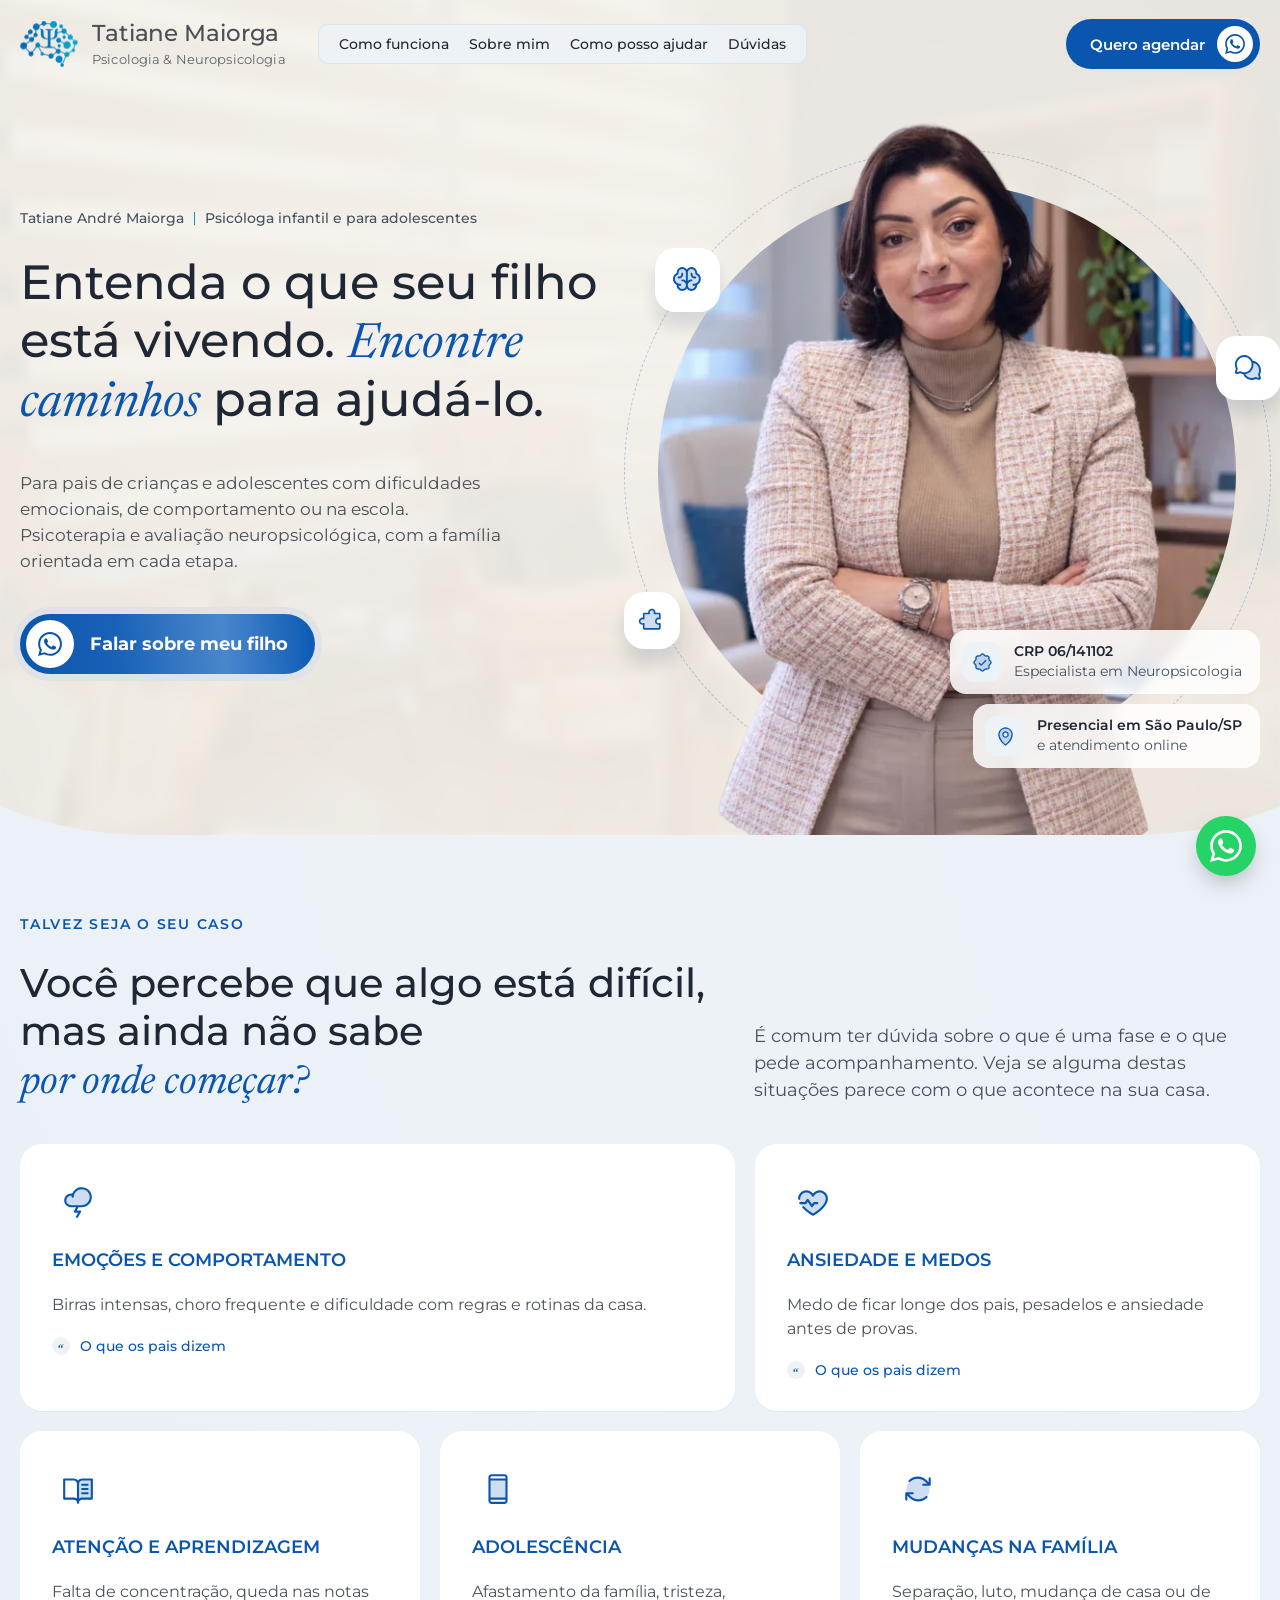
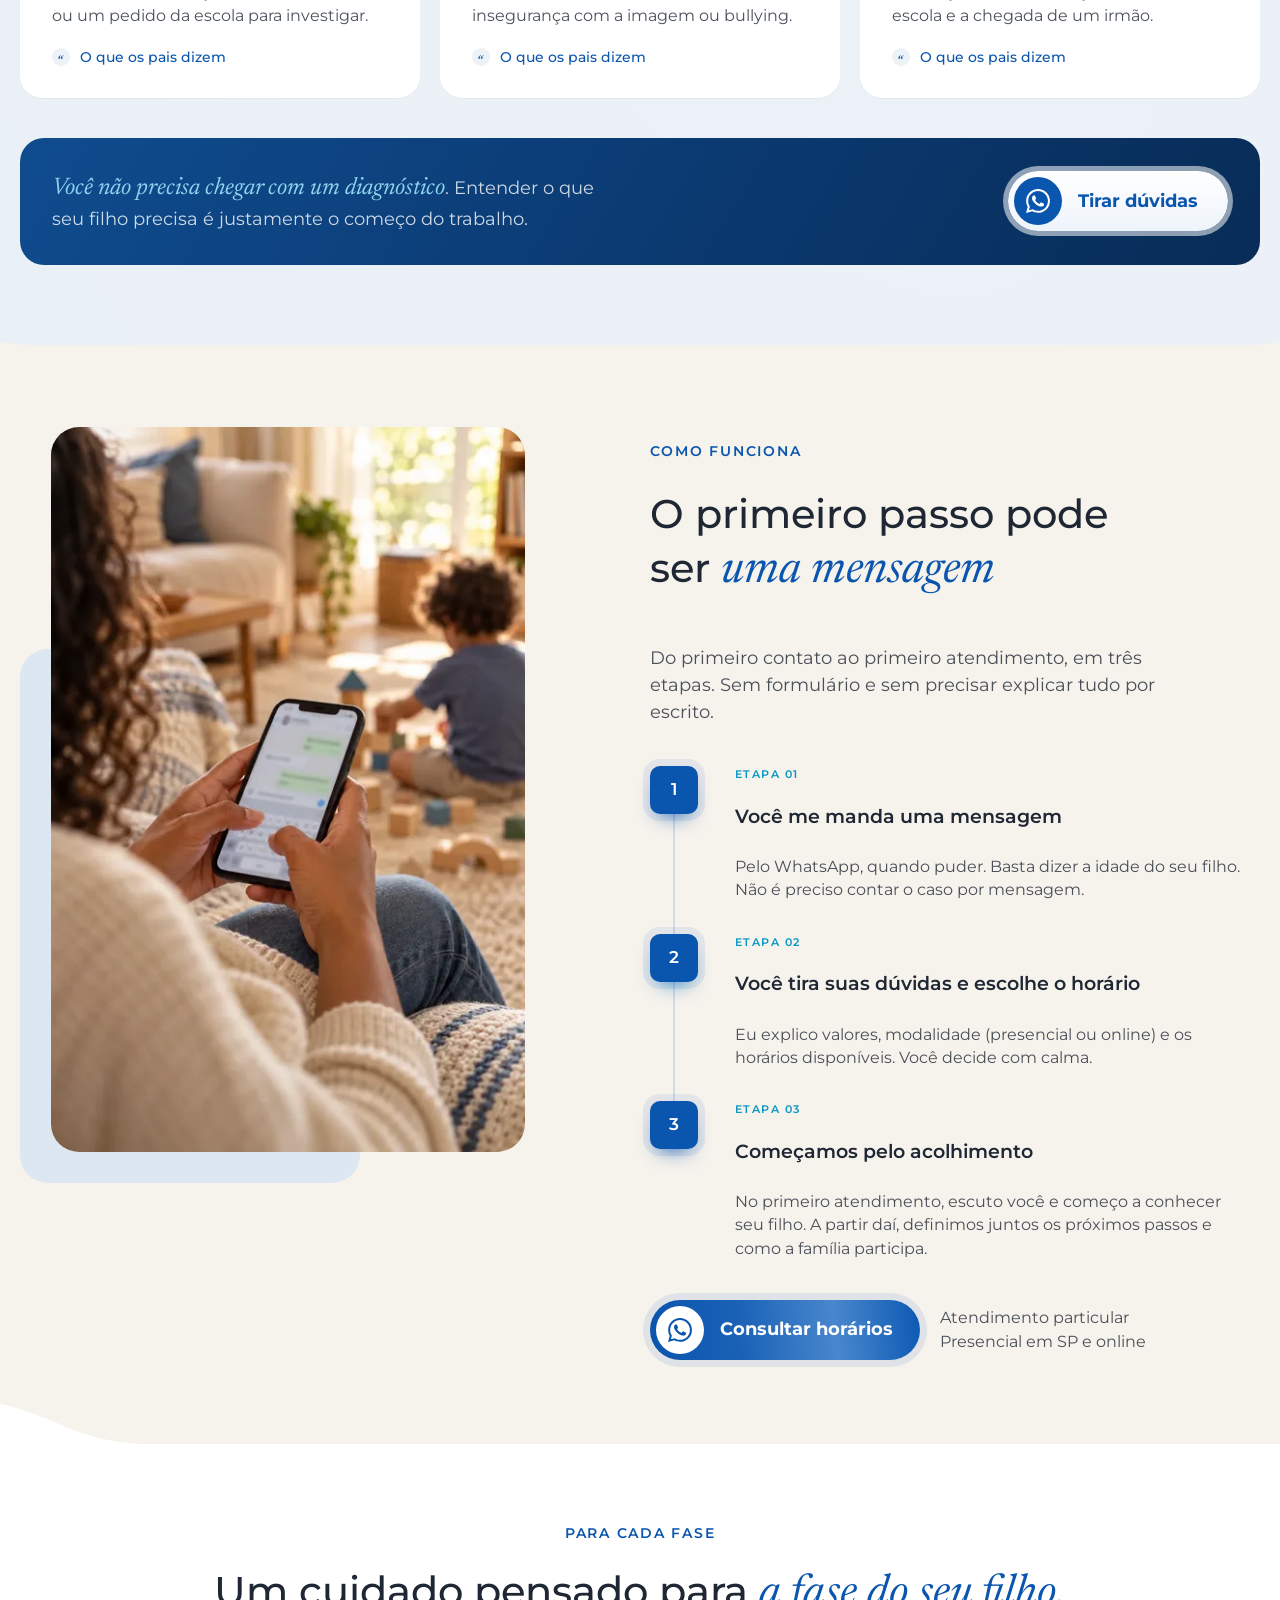
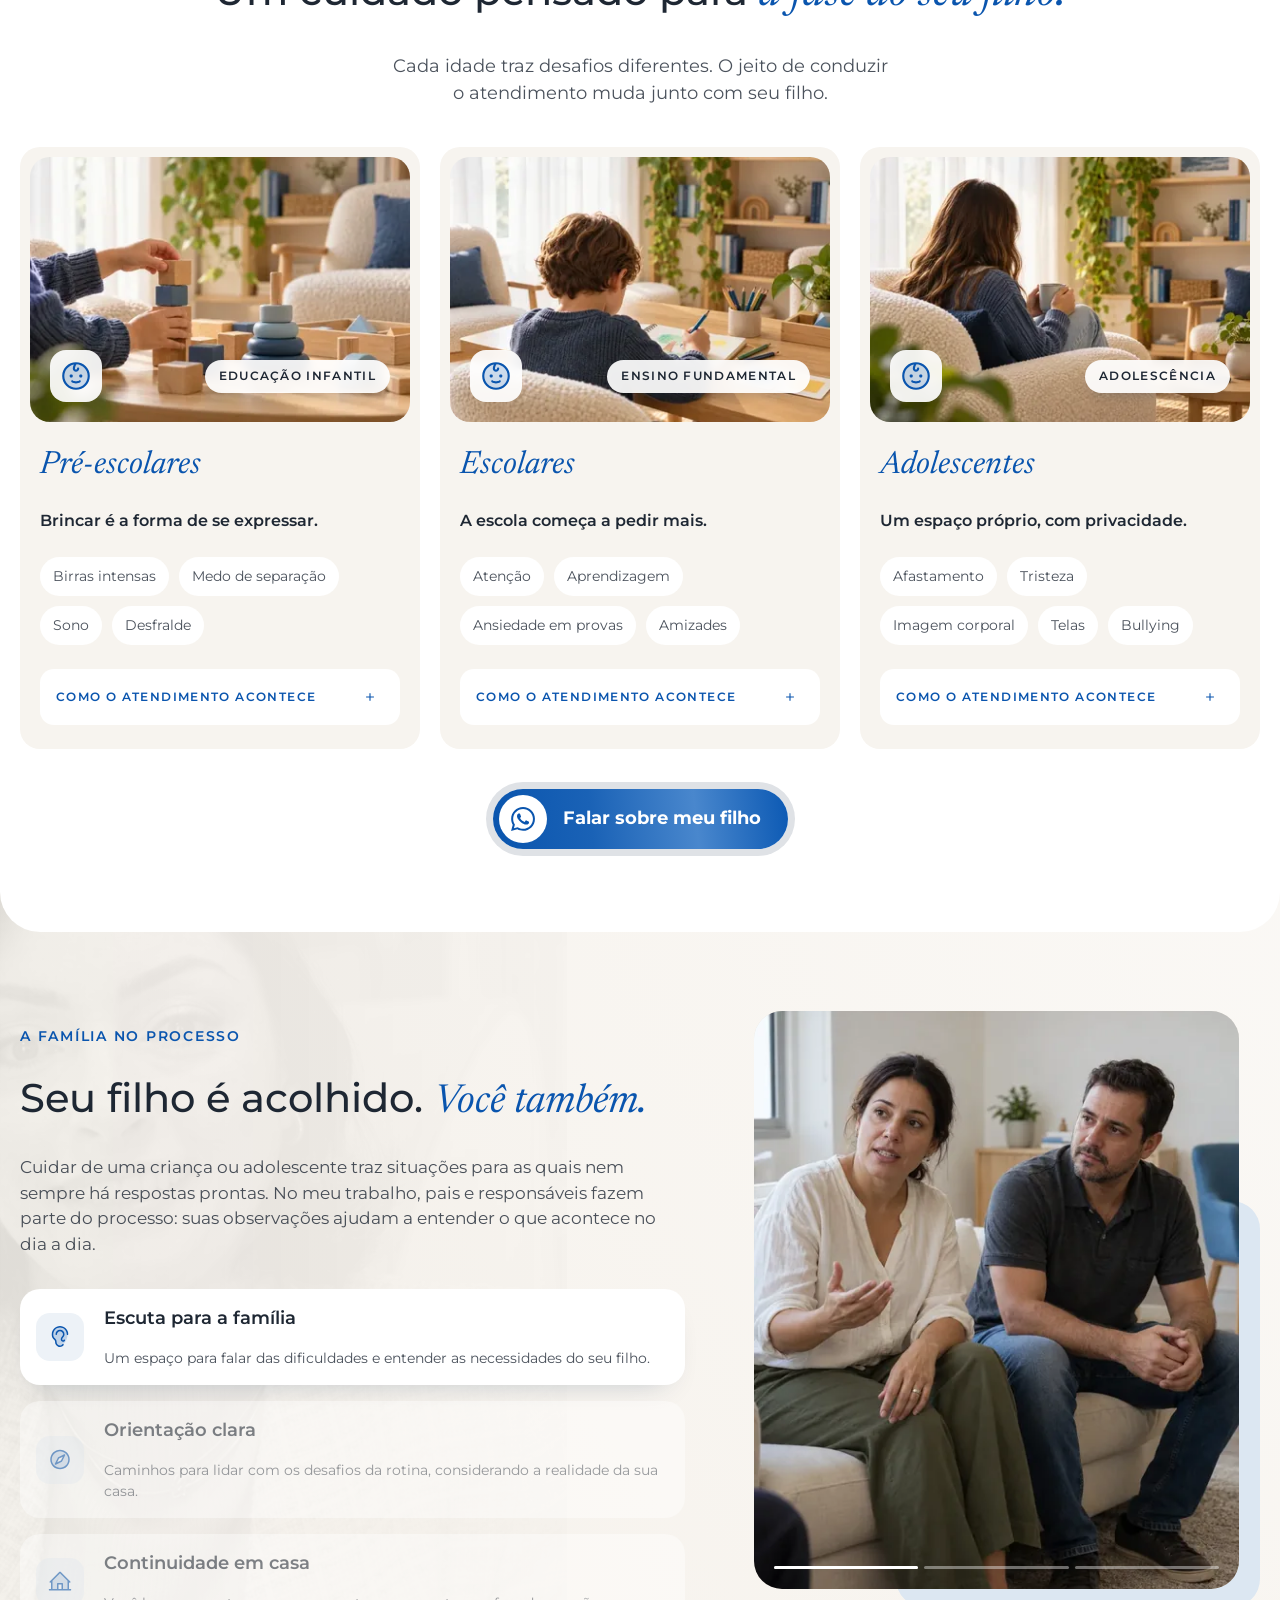
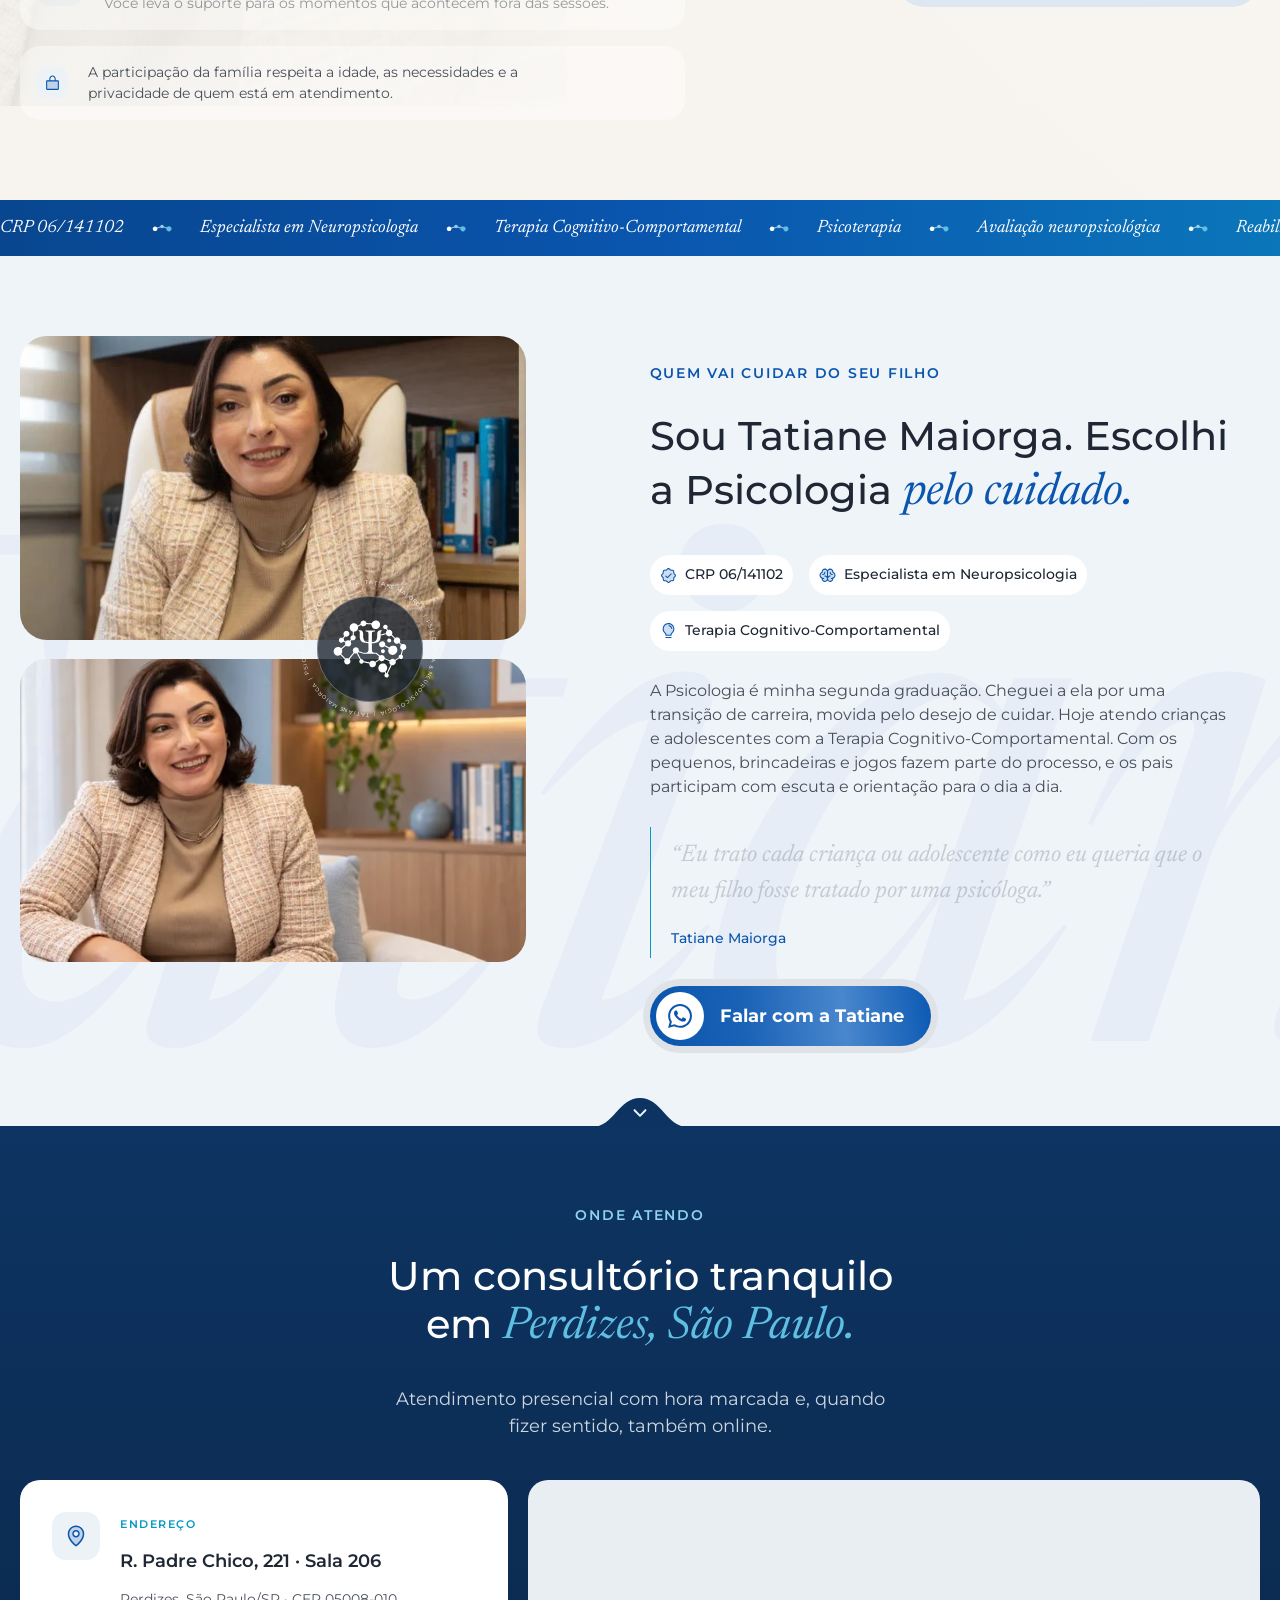
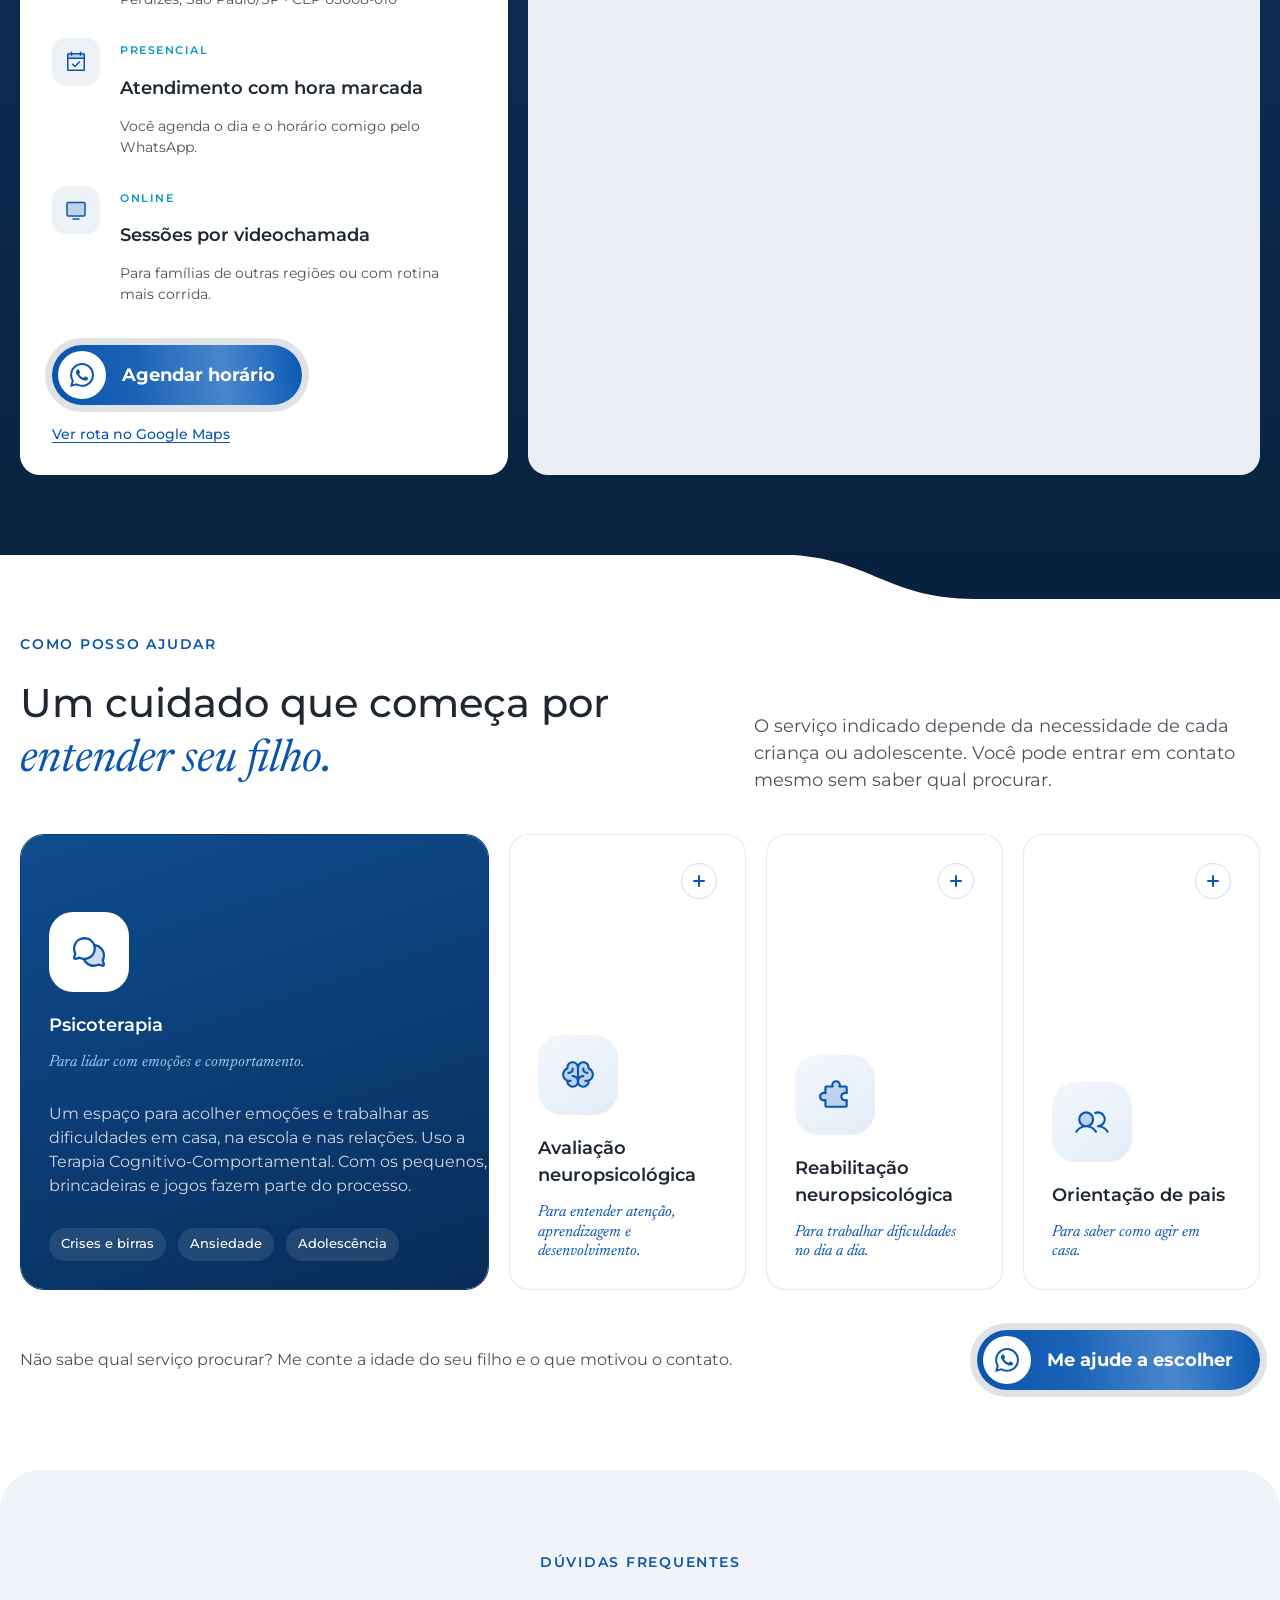
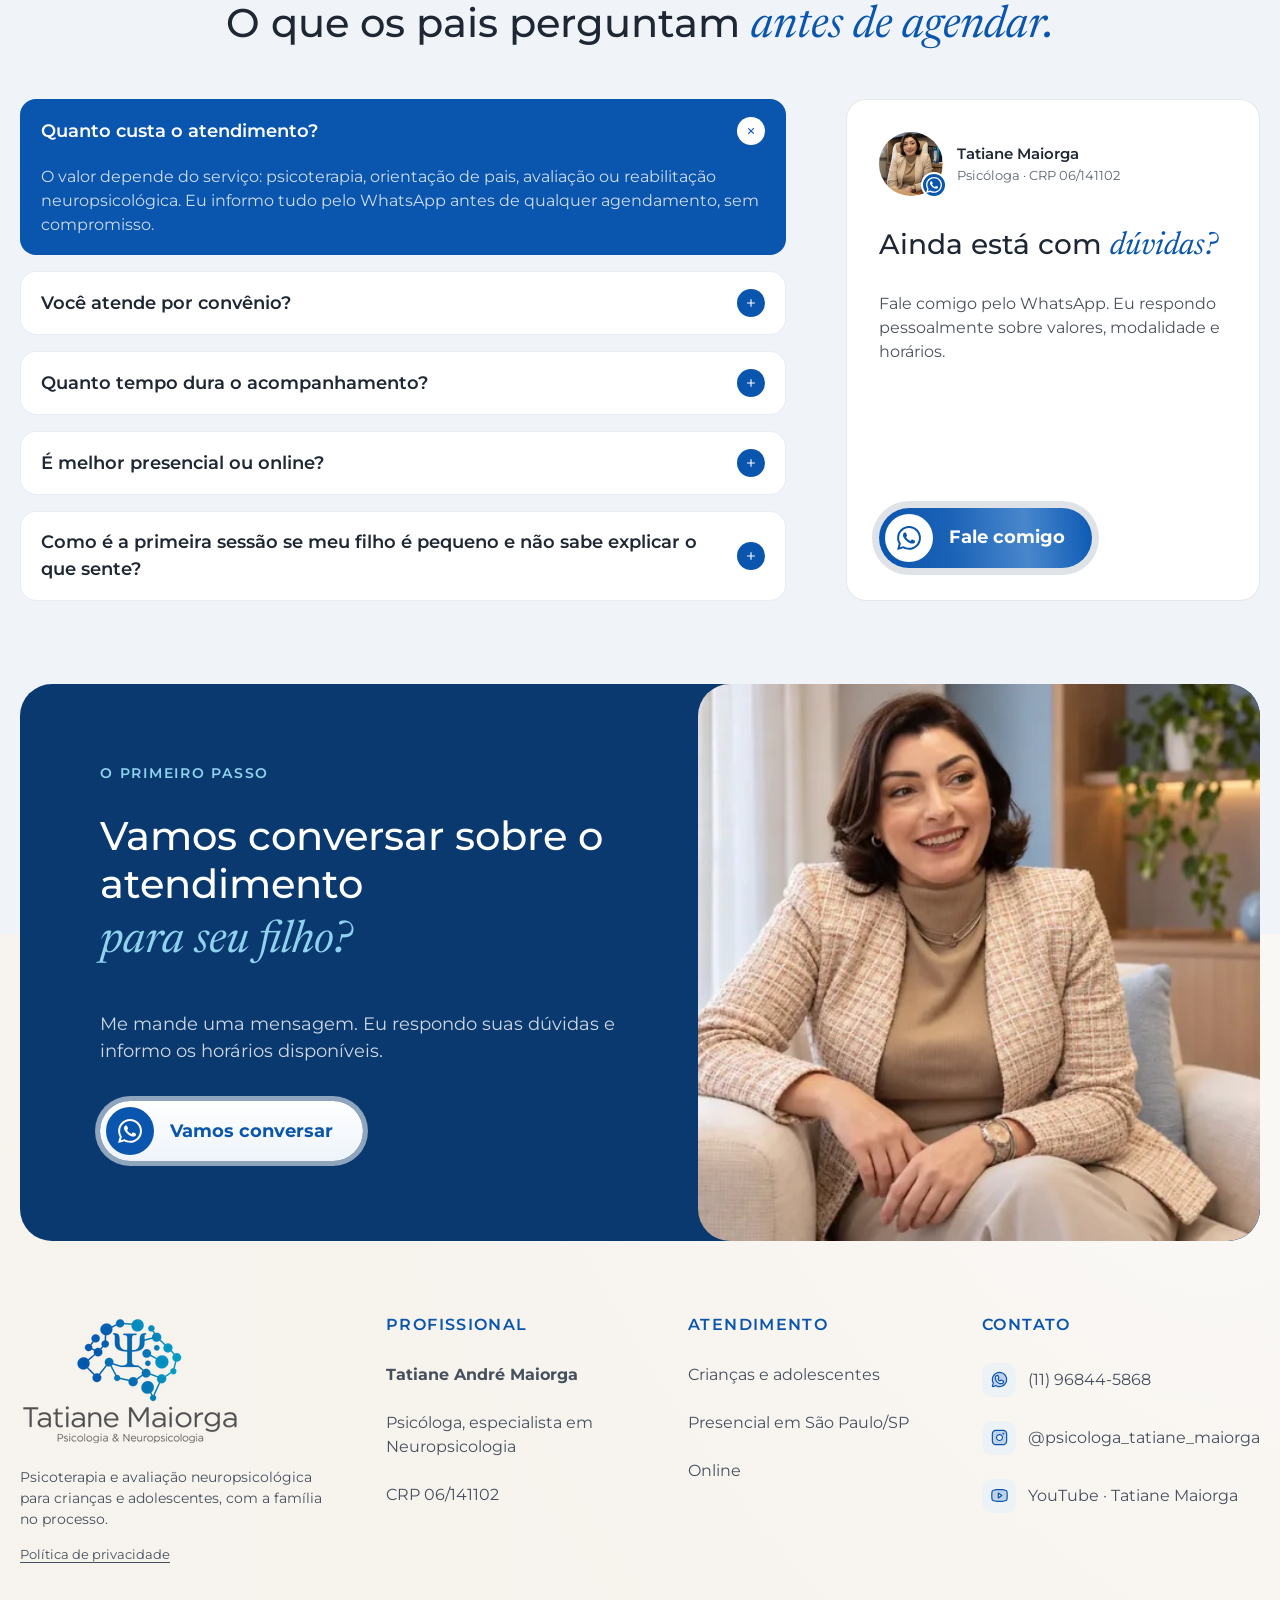
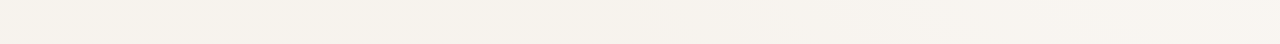
<file: index.html>
<!doctype html>
<html lang="pt-BR">
<head>
  <meta charset="utf-8">
  <meta name="viewport" content="width=device-width, initial-scale=1">
  <title>Tatiane Maiorga — Psicologia Infantil e Neuropsicologia</title>
  <meta name="description" content="Psicoterapia e avaliação neuropsicológica para crianças e adolescentes, com a família orientada em cada etapa. Presencial em São Paulo/SP e online.">
  <link rel="canonical" href="https://tatianemaiorga.vercel.app/">
  <link rel="icon" href="favicon.svg" type="image/svg+xml">
  <link rel="icon" href="favicon.ico" sizes="32x32">
  <link rel="apple-touch-icon" href="apple-touch-icon.png">

  <!-- Open Graph: prévia ao compartilhar o link (WhatsApp, Instagram, Facebook, LinkedIn, X).
       Ao trocar de domínio, substitua "tatianemaiorga.vercel.app" nas 3 URLs abaixo e no canonical. -->
  <meta property="og:type" content="website">
  <meta property="og:locale" content="pt_BR">
  <meta property="og:site_name" content="Tatiane Maiorga — Psicologia &amp; Neuropsicologia">
  <meta property="og:title" content="Tatiane Maiorga — Psicologia Infantil e Neuropsicologia">
  <meta property="og:description" content="Psicoterapia e avaliação neuropsicológica para crianças e adolescentes, com a família orientada em cada etapa. Presencial em São Paulo/SP e online.">
  <meta property="og:url" content="https://tatianemaiorga.vercel.app/">
  <meta property="og:image" content="https://tatianemaiorga.vercel.app/assets/og-imagem.jpg">
  <meta property="og:image:type" content="image/jpeg">
  <meta property="og:image:width" content="1200">
  <meta property="og:image:height" content="630">
  <meta property="og:image:alt" content="Tatiane Maiorga, psicóloga infantil, no consultório, ao lado da frase: Entenda o que seu filho está vivendo. Encontre caminhos para ajudá-lo.">
  <meta name="twitter:card" content="summary_large_image">
  <!-- Rastreamento: Google Tag Manager. Para ativar, preencha o ID do contêiner (ex.: 'GTM-ABC1234').
       Vazio = nenhuma tag carrega e o banner de cookies não aparece. Tags, eventos e IDs ficam no painel do GTM. -->
  <script>
    window.GTM_ID = '';
    window.dataLayer = window.dataLayer || [];
    function gtag() { dataLayer.push(arguments); }
    // LGPD: tudo negado até a pessoa escolher no banner (Modo de Consentimento v2 do Google)
    gtag('consent', 'default', { ad_storage: 'denied', ad_user_data: 'denied', ad_personalization: 'denied', analytics_storage: 'denied' });
    gtag('set', 'ads_data_redaction', true);
    try {
      var c = JSON.parse(localStorage.getItem('consentimento'));
      if (c) gtag('consent', 'update', { analytics_storage: c.estatistica ? 'granted' : 'denied', ad_storage: c.marketing ? 'granted' : 'denied',
        ad_user_data: c.marketing ? 'granted' : 'denied', ad_personalization: c.marketing ? 'granted' : 'denied' });
    } catch (e) {}
    if (window.GTM_ID) {
      dataLayer.push({ 'gtm.start': Date.now(), event: 'gtm.js' });
      var g = document.createElement('script'); g.async = true; g.src = 'https://www.googletagmanager.com/gtm.js?id=' + window.GTM_ID;
      document.head.appendChild(g);
    }
  </script>
  <link rel="preload" href="assets/fonts/montserrat-latin.woff2" as="font" type="font/woff2" crossorigin>
  <link rel="preload" href="assets/fonts/newsreader-italic-latin.woff2" as="font" type="font/woff2" crossorigin>
  <link rel="stylesheet" href="style.css">
  <!-- Dados estruturados (schema.org) para buscadores -->
  <script type="application/ld+json">
  {
    "@context": "https://schema.org",
    "@graph": [
      {
        "@type": "WebSite",
        "@id": "https://tatianemaiorga.vercel.app/#site",
        "url": "https://tatianemaiorga.vercel.app/",
        "name": "Tatiane Maiorga — Psicologia & Neuropsicologia",
        "inLanguage": "pt-BR",
        "publisher": {
          "@id": "https://tatianemaiorga.vercel.app/#consultorio"
        }
      },
      {
        "@type": "MedicalBusiness",
        "@id": "https://tatianemaiorga.vercel.app/#consultorio",
        "name": "Tatiane Maiorga Psicologia e Neuropsicologia",
        "legalName": "Tatiane Maiorga Psicologia e Neuropsicologia Ltda - ME",
        "taxID": "53.846.377/0001-22",
        "description": "Psicoterapia e avaliação neuropsicológica para crianças e adolescentes, com a família orientada em cada etapa. Presencial em São Paulo/SP e online.",
        "url": "https://tatianemaiorga.vercel.app/",
        "image": "https://tatianemaiorga.vercel.app/assets/og-imagem.jpg",
        "logo": "https://tatianemaiorga.vercel.app/assets/logotipo.webp",
        "telephone": "+55 11 96844-5868",
        "address": {
          "@type": "PostalAddress",
          "streetAddress": "Rua Padre Chico, 221 - Conjunto 206 - Perdizes",
          "addressLocality": "São Paulo",
          "addressRegion": "SP",
          "postalCode": "05008-010",
          "addressCountry": "BR"
        },
        "areaServed": [
          {
            "@type": "City",
            "name": "São Paulo"
          },
          {
            "@type": "Country",
            "name": "Brasil"
          }
        ],
        "sameAs": [
          "https://www.instagram.com/psicologa_tatiane_maiorga/",
          "https://maps.google.com/?cid=3370122279599488494"
        ],
        "founder": {
          "@id": "https://tatianemaiorga.vercel.app/#tatiane"
        },
        "hasOfferCatalog": {
          "@type": "OfferCatalog",
          "name": "Serviços",
          "itemListElement": [
            {
              "@type": "Offer",
              "itemOffered": {
                "@type": "Service",
                "name": "Psicoterapia infantil e para adolescentes",
                "description": "Terapia Cognitivo-Comportamental para lidar com emoções e comportamento; com os pequenos, brincadeiras e jogos fazem parte do processo."
              }
            },
            {
              "@type": "Offer",
              "itemOffered": {
                "@type": "Service",
                "name": "Avaliação neuropsicológica",
                "description": "Para entender atenção, aprendizagem e desenvolvimento; pode fazer parte da investigação de TDAH, TEA e dificuldades de aprendizagem."
              }
            },
            {
              "@type": "Offer",
              "itemOffered": {
                "@type": "Service",
                "name": "Reabilitação neuropsicológica",
                "description": "Acompanhamento com estratégias organizadas para o perfil da criança, com reflexos em casa e na escola."
              }
            },
            {
              "@type": "Offer",
              "itemOffered": {
                "@type": "Service",
                "name": "Orientação de pais",
                "description": "Encontros com pais e responsáveis para entender o comportamento do filho e construir formas de agir em casa: rotina, limites e conversas do dia a dia."
              }
            }
          ]
        },
        "geo": {
          "@type": "GeoCoordinates",
          "latitude": -23.5304259,
          "longitude": -46.6818989
        },
        "hasMap": "https://maps.google.com/?cid=3370122279599488494"
      },
      {
        "@type": "Person",
        "@id": "https://tatianemaiorga.vercel.app/#tatiane",
        "name": "Tatiane André Maiorga",
        "jobTitle": "Psicóloga infantil e para adolescentes, especialista em Neuropsicologia",
        "image": "https://tatianemaiorga.vercel.app/assets/sobre-foto-1.webp",
        "worksFor": {
          "@id": "https://tatianemaiorga.vercel.app/#consultorio"
        },
        "knowsAbout": [
          "Psicologia infantil",
          "Psicologia do adolescente",
          "Neuropsicologia",
          "Avaliação neuropsicológica",
          "Reabilitação neuropsicológica",
          "Orientação de pais",
          "Terapia Cognitivo-Comportamental"
        ],
        "hasCredential": {
          "@type": "EducationalOccupationalCredential",
          "name": "CRP 06/141102",
          "credentialCategory": "Registro profissional",
          "recognizedBy": {
            "@type": "Organization",
            "name": "Conselho Regional de Psicologia de São Paulo (CRP-06)"
          }
        },
        "sameAs": [
          "https://www.instagram.com/psicologa_tatiane_maiorga/"
        ]
      },
      {
        "@type": "FAQPage",
        "@id": "https://tatianemaiorga.vercel.app/#duvidas",
        "mainEntity": [
          {
            "@type": "Question",
            "name": "Quanto custa o atendimento?",
            "acceptedAnswer": {
              "@type": "Answer",
              "text": "O valor depende do serviço: psicoterapia, orientação de pais, avaliação ou reabilitação neuropsicológica. Eu informo tudo pelo WhatsApp antes de qualquer agendamento, sem compromisso."
            }
          },
          {
            "@type": "Question",
            "name": "Você atende por convênio?",
            "acceptedAnswer": {
              "@type": "Answer",
              "text": "Não. O atendimento é particular. Valores e formas de pagamento são informados pelo WhatsApp."
            }
          },
          {
            "@type": "Question",
            "name": "Quanto tempo dura o acompanhamento?",
            "acceptedAnswer": {
              "@type": "Answer",
              "text": "Depende da necessidade do seu filho e dos objetivos definidos juntos. Os próximos passos são conversados com você ao longo do processo."
            }
          },
          {
            "@type": "Question",
            "name": "É melhor presencial ou online?",
            "acceptedAnswer": {
              "@type": "Answer",
              "text": "Atendo presencialmente em São Paulo/SP e também online. A modalidade mais adequada depende do serviço e das necessidades do seu filho, e conversamos sobre isso antes de começar."
            }
          },
          {
            "@type": "Question",
            "name": "Como é a primeira sessão se meu filho é pequeno e não sabe explicar o que sente?",
            "acceptedAnswer": {
              "@type": "Answer",
              "text": "Ele não precisa explicar. Com crianças pequenas, o processo é lúdico: brincadeiras e jogos ajudam a criança a se expressar do jeito dela. Você também é ouvido, para que eu entenda o que acontece em casa e na escola."
            }
          }
        ]
      }
    ]
  }
  </script>
  <!-- liga as entradas ao rolar já no carregamento (evita o conteúdo aparecer e sumir) -->
  <script>if (matchMedia('(prefers-reduced-motion: no-preference)').matches) document.documentElement.classList.add('revela');</script>
</head>
<body>

  <!-- Header + Hero -->
  <div class="topo">
    <header class="cabecalho container">
      <a class="logo" href="#" aria-label="Tatiane Maiorga — início">
        <img class="logo-simbolo" src="assets/logo-simbolo-58.webp" srcset="assets/logo-simbolo-58.webp 1x, assets/logo-simbolo.webp 2x" alt="" width="58" height="45">
        <span class="logo-texto">
          <span class="logo-nome">Tatiane Maiorga</span>
          <span class="logo-sub">Psicologia &amp; Neuropsicologia</span>
        </span>
      </a>

      <button class="menu-toggle" type="button" aria-label="Abrir menu" aria-expanded="false" aria-controls="nav">
        <span></span><span></span><span></span>
      </button>

      <nav class="nav" id="nav" aria-label="Principal">
        <ul class="menu">
          <li><a href="#como-funciona">Como funciona</a></li>
          <li><a href="#sobre-mim">Sobre mim</a></li>
          <li><a href="#como-posso-ajudar">Como posso ajudar</a></li>
          <li><a href="#duvidas">Dúvidas</a></li>
        </ul>
        <a data-local="header" class="btn-agendar" data-tm-shine style="--tm-atraso: 1s" href="https://wa.me/5511968445868?text=Ol%C3%A1%2C%20Tatiane%21%20Vim%20pelo%20seu%20site%20e%20gostaria%20de%20agendar%20um%20atendimento%20para%20meu%20filho." target="_blank" rel="noopener">
          <span>Quero agendar</span>
          <span class="btn-agendar__icone"><img src="assets/whatsapp.svg" alt=""></span>
        </a>
      </nav>
    </header>

    <section class="hero container">
      <div class="hero-conteudo">
        <p class="hero-eyebrow">
          <span class="so-desktop">Tatiane André Maiorga</span>
          <span class="hero-eyebrow__sep so-desktop" aria-hidden="true"></span>
          <span>Psicóloga infantil e para adolescentes</span>
        </p>
        <h1 class="hero-titulo">Entenda o que seu filho está vivendo. <em>Encontre caminhos</em> para ajudá-lo.</h1>
        <p class="hero-sub">Para pais de crianças e adolescentes com dificuldades emocionais, de comportamento ou na escola. Psicoterapia e avaliação neuropsicológica, com a família orientada em cada etapa.</p>
        <a data-local="hero" class="btn-cta" data-tm-shine style="--tm-atraso: 1.6s" href="https://wa.me/5511968445868?text=Ol%C3%A1%2C%20Tatiane%21%20Vim%20pelo%20seu%20site%20e%20gostaria%20de%20conversar%20sobre%20o%20meu%20filho." target="_blank" rel="noopener">
          <span class="btn-cta__icone"><img src="assets/whatsapp.svg" alt=""></span>
          <span class="btn-cta__texto">Falar sobre meu filho</span>
        </a>
      </div>

      <div class="hero-visual">
        <span class="hero-anel" aria-hidden="true"></span>
        <img class="hero-foto" src="assets/hero-foto.webp" srcset="assets/hero-foto-400.webp 400w, assets/hero-foto-500.webp 500w, assets/hero-foto-600.webp 600w, assets/hero-foto-700.webp 700w, assets/hero-foto-800.webp 800w, assets/hero-foto-900.webp 900w, assets/hero-foto.webp 1040w" sizes="(max-width: 599px) 282px, (max-width: 1023px) 370px, (max-width: 1319px) calc(46.64vw - 19px), 597px" alt="Tatiane Maiorga em seu consultório" width="1040" height="1300" fetchpriority="high">
        <img class="hero-recorte" src="assets/hero-recorte.webp" srcset="assets/hero-recorte-400.webp 400w, assets/hero-recorte-500.webp 500w, assets/hero-recorte-600.webp 600w, assets/hero-recorte-700.webp 700w, assets/hero-recorte-800.webp 800w, assets/hero-recorte-900.webp 900w, assets/hero-recorte.webp 1040w" sizes="(max-width: 599px) 282px, (max-width: 1023px) 370px, (max-width: 1319px) calc(46.64vw - 19px), 597px" alt="" width="1040" height="1300" fetchpriority="high">
        <!-- recorte da versão escura (desktop); oculto na clara, então não chega a carregar -->
        <img class="hero-recorte hero-recorte--escuro" src="assets/hero-recorte-escuro.webp" srcset="assets/hero-recorte-escuro-400.webp 400w, assets/hero-recorte-escuro-500.webp 500w, assets/hero-recorte-escuro-600.webp 600w, assets/hero-recorte-escuro-700.webp 700w, assets/hero-recorte-escuro.webp 820w" sizes="(max-width: 1319px) calc(38.16vw - 15px), 489px" alt="" width="820" height="1024" loading="lazy">
        <span class="hero-badge hero-badge--cerebro"><img src="assets/icone-cerebro.svg" alt=""></span>
        <span class="hero-badge hero-badge--conversa"><img src="assets/icone-conversa.svg" alt=""></span>
        <span class="hero-badge hero-badge--quebra"><img src="assets/icone-quebra-cabeca.svg" alt=""></span>
      </div>

      <ul class="hero-selos">
        <li class="selo">
          <span class="selo__icone"><img src="assets/icone-selo.svg" alt=""></span>
          <span class="selo__texto"><strong>CRP 06/141102</strong> Especialista em Neuropsicologia</span>
        </li>
        <li class="selo">
          <span class="selo__icone"><img src="assets/icone-local.svg" alt=""></span>
          <span class="selo__texto"><strong>Presencial em São Paulo/SP</strong> e atendimento online</span>
        </li>
      </ul>
    </section>
  </div>

  <main>
    <!-- 2. Dores -->
    <section class="dores">
      <div class="container">
        <div class="cabecalho-duplo">
          <div>
            <p class="eyebrow">Talvez seja o seu caso</p>
            <h2 class="titulo-secao">Você percebe que algo está difícil, mas ainda não sabe <em>por onde começar?</em></h2>
          </div>
          <p class="texto-secao">É comum ter dúvida sobre o que é uma fase e o que pede acompanhamento. Veja se alguma destas situações parece com o que acontece na sua casa.</p>
        </div>

        <div class="dores-cards">
          <div class="dores-linha">
            <article class="card-dor">
              <img class="card-dor__icone" src="assets/icone-emocoes.svg" alt="">
              <h3>Emoções e comportamento</h3>
              <p>Birras intensas, choro frequente e dificuldade com regras e rotinas da casa.</p>
              <div class="card-dor__rodape">
                <button type="button" aria-describedby="dica-emocoes"><img src="assets/icone-aspas.svg" alt=""><span>O que os pais dizem</span></button>
                <span class="dica" id="dica-emocoes" role="tooltip">“Qualquer frustração vira uma crise.”</span>
              </div>
            </article>
            <article class="card-dor">
              <img class="card-dor__icone" src="assets/icone-ansiedade.svg" alt="">
              <h3>Ansiedade e medos</h3>
              <p>Medo de ficar longe dos pais, pesadelos e ansiedade antes de provas.</p>
              <div class="card-dor__rodape">
                <button type="button" aria-describedby="dica-ansiedade"><img src="assets/icone-aspas.svg" alt=""><span>O que os pais dizem</span></button>
                <span class="dica" id="dica-ansiedade" role="tooltip">“Ele chora na porta da escola e não me deixa ir embora.”</span>
              </div>
            </article>
          </div>
          <div class="dores-linha dores-linha--3">
            <article class="card-dor">
              <img class="card-dor__icone" src="assets/icone-atencao.svg" alt="">
              <h3>Atenção e aprendizagem</h3>
              <p>Falta de concentração, queda nas notas ou um pedido da escola para investigar.</p>
              <div class="card-dor__rodape">
                <button type="button" aria-describedby="dica-atencao"><img src="assets/icone-aspas.svg" alt=""><span>O que os pais dizem</span></button>
                <span class="dica" id="dica-atencao" role="tooltip">“A escola me chamou de novo para falar das notas.”</span>
              </div>
            </article>
            <article class="card-dor">
              <img class="card-dor__icone" src="assets/icone-adolescencia.svg" alt="">
              <h3>Adolescência</h3>
              <p>Afastamento da família, tristeza, insegurança com a imagem ou bullying.</p>
              <div class="card-dor__rodape">
                <button type="button" aria-describedby="dica-adolescencia"><img src="assets/icone-aspas.svg" alt=""><span>O que os pais dizem</span></button>
                <span class="dica" id="dica-adolescencia" role="tooltip">“Ela se fechou no quarto e no celular.”</span>
              </div>
            </article>
            <article class="card-dor">
              <img class="card-dor__icone" src="assets/icone-mudancas.svg" alt="">
              <h3>Mudanças na família</h3>
              <p>Separação, luto, mudança de casa ou de escola e a chegada de um irmão.</p>
              <div class="card-dor__rodape">
                <button type="button" aria-describedby="dica-mudancas"><img src="assets/icone-aspas.svg" alt=""><span>O que os pais dizem</span></button>
                <span class="dica" id="dica-mudancas" role="tooltip">“Depois da separação, ele não é mais o mesmo.”</span>
              </div>
            </article>
          </div>
        </div>

        <div class="dores-faixa">
          <p><em>Você não precisa chegar com um diagnóstico</em>. Entender o que seu filho precisa é justamente o começo do trabalho.</p>
          <a data-local="situacoes" class="btn-cta btn-cta--claro" data-tm-shine style="--tm-atraso: 2.2s" href="https://wa.me/5511968445868?text=Ol%C3%A1%2C%20Tatiane%21%20Vim%20pelo%20seu%20site.%20Tenho%20percebido%20algumas%20dificuldades%20com%20meu%20filho%20e%20gostaria%20de%20tirar%20algumas%20d%C3%BAvidas." target="_blank" rel="noopener">
            <span class="btn-cta__icone"><img src="assets/whatsapp-branco.svg" alt=""></span>
            <span class="btn-cta__texto">Tirar dúvidas</span>
          </a>
        </div>
      </div>
    </section>

    <!-- 3. Como Funciona -->
    <section class="como-funciona" id="como-funciona">
      <div class="container">
        <div class="cf-foto">
          <img src="assets/como-funciona-mensagem.webp" srcset="assets/como-funciona-mensagem-400.webp 400w, assets/como-funciona-mensagem-500.webp 500w, assets/como-funciona-mensagem-600.webp 600w, assets/como-funciona-mensagem-700.webp 700w, assets/como-funciona-mensagem-800.webp 800w, assets/como-funciona-mensagem-900.webp 900w, assets/como-funciona-mensagem.webp 1024w" sizes="(max-width: 1023px) calc(100vw - 60px), (max-width: 1319px) calc(38.96vw - 16px), 499px" alt="Mãe mandando mensagem pelo celular enquanto o filho brinca com blocos na sala" width="1024" height="1536" loading="lazy">
        </div>

        <div class="cf-conteudo">
          <p class="eyebrow">Como funciona</p>
          <h2 class="titulo-secao">O primeiro passo pode ser <em>uma mensagem</em></h2>
          <p class="texto-secao">Do primeiro contato ao primeiro atendimento, em três etapas. Sem formulário e sem precisar explicar tudo por escrito.</p>

          <ol class="etapas">
            <li class="etapa">
              <span class="etapa__numero">1</span>
              <div class="etapa__conteudo">
                <p class="etapa__rotulo">Etapa 01</p>
                <h3>Você me manda uma mensagem</h3>
                <p class="etapa__texto">Pelo WhatsApp, quando puder. Basta dizer a idade do seu filho. Não é preciso contar o caso por mensagem.</p>
              </div>
            </li>
            <li class="etapa etapa--2">
              <span class="etapa__numero">2</span>
              <div class="etapa__conteudo">
                <p class="etapa__rotulo">Etapa 02</p>
                <h3>Você tira suas dúvidas e escolhe o horário</h3>
                <p class="etapa__texto">Eu explico valores, modalidade (presencial ou online) e os horários disponíveis. Você decide com calma.</p>
              </div>
            </li>
            <li class="etapa">
              <span class="etapa__numero">3</span>
              <div class="etapa__conteudo">
                <p class="etapa__rotulo">Etapa 03</p>
                <h3>Começamos pelo acolhimento</h3>
                <p class="etapa__texto">No primeiro atendimento, escuto você e começo a conhecer seu filho. A partir daí, definimos juntos os próximos passos e como a família participa.</p>
              </div>
            </li>
          </ol>

          <div class="cf-rodape">
            <a data-local="como-funciona" class="btn-cta" data-tm-shine style="--tm-atraso: 1s" href="https://wa.me/5511968445868?text=Ol%C3%A1%2C%20Tatiane%21%20Vim%20pelo%20seu%20site%20e%20gostaria%20de%20saber%20os%20hor%C3%A1rios%20dispon%C3%ADveis.%20Meu%20filho%20tem%20___%20anos." target="_blank" rel="noopener">
              <span class="btn-cta__icone"><img src="assets/whatsapp.svg" alt=""></span>
              <span class="btn-cta__texto">Consultar horários</span>
            </a>
            <p class="cf-apoio"><span>Atendimento particular</span> <span>Presencial em SP e online</span></p>
          </div>
        </div>
      </div>
    </section>

    <!-- 4. Para Cada Fase -->
    <section class="fases">
      <div class="container">
        <div class="fases-cabecalho">
          <p class="eyebrow">Para cada fase</p>
          <h2 class="titulo-secao">Um cuidado pensado para <em>a fase do seu filho.</em></h2>
          <p class="texto-secao">Cada idade traz desafios diferentes. O jeito de conduzir o atendimento muda junto com seu filho.</p>
        </div>

        <div class="fases-cards" role="region" aria-label="Fases do atendimento" tabindex="0">
          <article class="card-fase">
            <div class="card-fase__foto">
              <img src="assets/fase-pre-escolares.webp" srcset="assets/fase-pre-escolares-400.webp 400w, assets/fase-pre-escolares-500.webp 500w, assets/fase-pre-escolares-600.webp 600w, assets/fase-pre-escolares-700.webp 700w, assets/fase-pre-escolares.webp 786w" sizes="(max-width: 1023px) 304px, (max-width: 1319px) calc(33.33vw - 47px), 394px" alt="Criança brincando com blocos de madeira" width="786" height="590" loading="lazy">
              <div class="card-fase__selos">
                <span class="card-fase__icone"><img src="assets/icone-fase.svg" alt=""></span>
                <span class="card-fase__etiqueta">Educação infantil</span>
              </div>
            </div>
            <div class="card-fase__conteudo">
              <h3>Pré-escolares</h3>
              <p class="card-fase__sub">Brincar é a forma de se expressar.</p>
              <ul class="card-fase__tags">
                <li>Birras intensas</li>
                <li>Medo de separação</li>
                <li>Sono</li>
                <li>Desfralde</li>
              </ul>
              <div class="card-fase__mais">
                <button class="card-fase__toggle" type="button" aria-expanded="false" aria-controls="fase-pre">
                  <span>Como o atendimento acontece</span>
                  <span class="card-fase__sinal" aria-hidden="true"><svg viewBox="0 0 16 16"><path d="M7.43242 11.8244V4.17561H8.56758V11.8244H7.43242ZM4.08561 8.53698V7.47082H11.9144V8.53698H4.08561Z"/></svg></span>
                </button>
                <div class="card-fase__painel" id="fase-pre">
                  <div><p>O processo é lúdico: brincadeiras e jogos ajudam a criança a mostrar o que sente. Os pais são orientados de perto para lidar com a rotina em casa.</p></div>
                </div>
              </div>
            </div>
          </article>
          <article class="card-fase">
            <div class="card-fase__foto">
              <img src="assets/fase-escolares.webp" srcset="assets/fase-escolares-400.webp 400w, assets/fase-escolares-500.webp 500w, assets/fase-escolares-600.webp 600w, assets/fase-escolares-700.webp 700w, assets/fase-escolares.webp 786w" sizes="(max-width: 1023px) 304px, (max-width: 1319px) calc(33.33vw - 47px), 394px" alt="Menino desenhando em uma mesa" width="786" height="590" loading="lazy">
              <div class="card-fase__selos">
                <span class="card-fase__icone"><img src="assets/icone-fase.svg" alt=""></span>
                <span class="card-fase__etiqueta">Ensino fundamental</span>
              </div>
            </div>
            <div class="card-fase__conteudo">
              <h3>Escolares</h3>
              <p class="card-fase__sub">A escola começa a pedir mais.</p>
              <ul class="card-fase__tags">
                <li>Atenção</li>
                <li>Aprendizagem</li>
                <li>Ansiedade em provas</li>
                <li>Amizades</li>
              </ul>
              <div class="card-fase__mais">
                <button class="card-fase__toggle" type="button" aria-expanded="false" aria-controls="fase-escolares">
                  <span>Como o atendimento acontece</span>
                  <span class="card-fase__sinal" aria-hidden="true"><svg viewBox="0 0 16 16"><path d="M7.43242 11.8244V4.17561H8.56758V11.8244H7.43242ZM4.08561 8.53698V7.47082H11.9144V8.53698H4.08561Z"/></svg></span>
                </button>
                <div class="card-fase__painel" id="fase-escolares">
                  <div><p>Recursos da TCC adaptados à idade e, quando indicada, avaliação neuropsicológica. A família participa e recebe orientação para apoiar em casa e na escola.</p></div>
                </div>
              </div>
            </div>
          </article>
          <article class="card-fase">
            <div class="card-fase__foto">
              <img src="assets/fase-adolescentes.webp" srcset="assets/fase-adolescentes-400.webp 400w, assets/fase-adolescentes-500.webp 500w, assets/fase-adolescentes-600.webp 600w, assets/fase-adolescentes-700.webp 700w, assets/fase-adolescentes.webp 786w" sizes="(max-width: 1023px) 304px, (max-width: 1319px) calc(33.33vw - 47px), 394px" alt="Adolescente sentada em uma poltrona" width="786" height="590" loading="lazy">
              <div class="card-fase__selos">
                <span class="card-fase__icone"><img src="assets/icone-fase.svg" alt=""></span>
                <span class="card-fase__etiqueta">Adolescência</span>
              </div>
            </div>
            <div class="card-fase__conteudo">
              <h3>Adolescentes</h3>
              <p class="card-fase__sub">Um espaço próprio, com privacidade.</p>
              <ul class="card-fase__tags">
                <li>Afastamento</li>
                <li>Tristeza</li>
                <li>Imagem corporal</li>
                <li>Telas</li>
                <li>Bullying</li>
              </ul>
              <div class="card-fase__mais">
                <button class="card-fase__toggle" type="button" aria-expanded="false" aria-controls="fase-adolescentes">
                  <span>Como o atendimento acontece</span>
                  <span class="card-fase__sinal" aria-hidden="true"><svg viewBox="0 0 16 16"><path d="M7.43242 11.8244V4.17561H8.56758V11.8244H7.43242ZM4.08561 8.53698V7.47082H11.9144V8.53698H4.08561Z"/></svg></span>
                </button>
                <div class="card-fase__painel" id="fase-adolescentes">
                  <div><p>Conversas e estratégias para lidar com o que está difícil. A família participa de forma combinada, respeitando a privacidade do adolescente.</p></div>
                </div>
              </div>
            </div>
          </article>
        </div>

        <a data-local="fases" class="btn-cta" data-tm-shine style="--tm-atraso: 1.6s" href="https://wa.me/5511968445868?text=Ol%C3%A1%2C%20Tatiane%21%20Vim%20pelo%20seu%20site%20e%20gostaria%20de%20saber%20como%20%C3%A9%20o%20atendimento%20para%20a%20fase%20do%20meu%20filho.%20Ele%20tem%20___%20anos." target="_blank" rel="noopener">
          <span class="btn-cta__icone"><img src="assets/whatsapp.svg" alt=""></span>
          <span class="btn-cta__texto">Falar sobre meu filho</span>
        </a>
      </div>
    </section>

    <!-- 5. Família no Processo -->
    <section class="familia">
      <div class="container">
        <div class="familia-conteudo">
          <p class="eyebrow">A família no processo</p>
          <h2 class="titulo-secao">Seu filho é acolhido. <em>Você também.</em></h2>
          <p class="texto-secao">Cuidar de uma criança ou adolescente traz situações para as quais nem sempre há respostas prontas. No meu trabalho, pais e responsáveis fazem parte do processo: suas observações ajudam a entender o que acontece no dia a dia.</p>

          <ul class="familia-lista">
            <li class="familia-item ativo" data-foto="0" tabindex="0" aria-current="true">
              <span class="familia-item__icone"><img src="assets/icone-escuta.svg" alt=""></span>
              <div>
                <h3>Escuta para a família</h3>
                <p>Um espaço para falar das dificuldades e entender as necessidades do seu filho.</p>
              </div>
            </li>
            <li class="familia-item" data-foto="1" tabindex="0">
              <span class="familia-item__icone"><img src="assets/icone-orientacao.svg" alt=""></span>
              <div>
                <h3>Orientação clara</h3>
                <p>Caminhos para lidar com os desafios da rotina, considerando a realidade da sua casa.</p>
              </div>
            </li>
            <li class="familia-item" data-foto="2" tabindex="0">
              <span class="familia-item__icone"><img src="assets/icone-casa.svg" alt=""></span>
              <div>
                <h3>Continuidade em casa</h3>
                <p>Você leva o suporte para os momentos que acontecem fora das sessões.</p>
              </div>
            </li>
            <li class="familia-item familia-item--nota">
              <span class="familia-item__icone"><img src="assets/icone-cadeado.svg" alt=""></span>
              <p>A participação da família respeita a idade, as necessidades e a privacidade de quem está em atendimento.</p>
            </li>
          </ul>
        </div>

        <div class="familia-foto">
          <div class="familia-foto__quadro">
            <!-- uma foto por item; trocam sozinhas (script.js) -->
            <img class="familia-slide ativo" src="assets/familia-escuta.webp" srcset="assets/familia-escuta-400.webp 400w, assets/familia-escuta-500.webp 500w, assets/familia-escuta-600.webp 600w, assets/familia-escuta-700.webp 700w, assets/familia-escuta-800.webp 800w, assets/familia-escuta-900.webp 900w, assets/familia-escuta.webp 1000w" sizes="(max-width: 1023px) calc(100vw - 56px), (max-width: 1319px) calc(39.06vw - 16px), 500px" alt="Mãe e pai conversando, sentados no sofá" width="1000" height="1249" loading="lazy" style="--foco: 50% 22%">
            <img class="familia-slide" src="assets/familia-orientacao.webp" srcset="assets/familia-orientacao-400.webp 400w, assets/familia-orientacao-500.webp 500w, assets/familia-orientacao-600.webp 600w, assets/familia-orientacao-700.webp 700w, assets/familia-orientacao-800.webp 800w, assets/familia-orientacao-900.webp 900w, assets/familia-orientacao.webp 1000w" sizes="(max-width: 1023px) calc(100vw - 56px), (max-width: 1319px) calc(39.06vw - 16px), 500px" alt="Mãe fazendo anotações em um caderno, com orientação" width="1000" height="1249" loading="lazy" style="--foco: 50% 58%">
            <img class="familia-slide" src="assets/familia-continuidade.webp" srcset="assets/familia-continuidade-400.webp 400w, assets/familia-continuidade-500.webp 500w, assets/familia-continuidade-600.webp 600w, assets/familia-continuidade-700.webp 700w, assets/familia-continuidade-800.webp 800w, assets/familia-continuidade-900.webp 900w, assets/familia-continuidade.webp 1000w" sizes="(max-width: 1023px) calc(100vw - 56px), (max-width: 1319px) calc(39.06vw - 16px), 500px" alt="Pai ajudando o filho a fechar a mochila em casa" width="1000" height="1249" loading="lazy" style="--foco: 50% 30%">
            <div class="familia-progresso" aria-hidden="true"><span></span><span></span><span></span></div>
          </div>
        </div>
      </div>
    </section>

    <!-- 6. Faixa de Credenciais (letreiro em loop: a 2ª lista é cópia para emendar) -->
    <section class="faixa" aria-label="Credenciais">
      <div class="faixa__trilho">
        <ul class="faixa__lista">
          <li><span>CRP 06/141102</span></li>
          <li><span>Especialista em Neuropsicologia</span></li>
          <li><span>Terapia Cognitivo-Comportamental</span></li>
          <li><span>Psicoterapia</span></li>
          <li><span>Avaliação neuropsicológica</span></li>
          <li><span>Reabilitação neuropsicológica</span></li>
          <li><span>Orientação de pais</span></li>
        </ul>
        <ul class="faixa__lista" aria-hidden="true">
          <li><span>CRP 06/141102</span></li>
          <li><span>Especialista em Neuropsicologia</span></li>
          <li><span>Terapia Cognitivo-Comportamental</span></li>
          <li><span>Psicoterapia</span></li>
          <li><span>Avaliação neuropsicológica</span></li>
          <li><span>Reabilitação neuropsicológica</span></li>
          <li><span>Orientação de pais</span></li>
        </ul>
      </div>
    </section>

    <!-- 7. Sobre Mim -->
    <section class="sobre" id="sobre-mim">
      <span class="sobre-marca" aria-hidden="true">Tatiane</span>
      <div class="container">
        <div class="sobre-galeria">
          <div class="sobre-foto sobre-foto--1">
            <img src="assets/sobre-foto-1.webp" srcset="assets/sobre-foto-1-400.webp 400w, assets/sobre-foto-1-500.webp 500w, assets/sobre-foto-1.webp 640w" sizes="(max-width: 1023px) calc(100vw - 39px), (max-width: 1319px) calc(40.78vw - 16px), 522px" alt="Tatiane Maiorga sorrindo em seu consultório" width="640" height="641" loading="lazy">
          </div>
          <div class="sobre-foto sobre-foto--2">
            <img src="assets/sobre-foto-2.webp" srcset="assets/sobre-foto-2-400.webp 400w, assets/sobre-foto-2-500.webp 500w, assets/sobre-foto-2-600.webp 600w, assets/sobre-foto-2-700.webp 700w, assets/sobre-foto-2-800.webp 800w, assets/sobre-foto-2-900.webp 900w, assets/sobre-foto-2-1000.webp 1000w, assets/sobre-foto-2-1100.webp 1100w, assets/sobre-foto-2-1200.webp 1200w, assets/sobre-foto-2-1300.webp 1300w, assets/sobre-foto-2-1400.webp 1400w, assets/sobre-foto-2.webp 1536w" sizes="(max-width: 1023px) calc(121.75vw - 47px), (max-width: 1319px) calc(49.65vw - 20px), 636px" alt="Tatiane Maiorga sentada no consultório, ao lado de uma estante de livros" width="1536" height="1024" loading="lazy">
          </div>
          <div class="sobre-selo" aria-hidden="true">
            <img src="assets/selo-simbolo.svg" alt="">
            <svg viewBox="0 0 143.4 143.4">
              <path id="selo-circulo" d="M71.7 5.5a66.2 66.2 0 1 1 0 132.4a66.2 66.2 0 1 1 0-132.4" fill="none"/>
              <text transform="rotate(-3 71.7 71.7)"><textPath href="#selo-circulo" textLength="410" lengthAdjust="spacing">TATIANE MAIORGA  |  PSICOLOGIA &amp; NEUROPSICOLOGIA  |  TATIANE MAIORGA  |  PSICOLOGIA &amp; NEUROPSICOLOGIA</textPath></text>
            </svg>
          </div>
        </div>

        <div class="sobre-conteudo">
          <p class="eyebrow">Quem vai cuidar do seu filho</p>
          <h2 class="titulo-secao">Sou Tatiane Maiorga. Escolhi a Psicologia <em>pelo cuidado.</em></h2>
          <ul class="sobre-credenciais">
            <li><img src="assets/icone-crp.svg" alt=""><span>CRP 06/141102</span></li>
            <li><img src="assets/icone-neuro.svg" alt=""><span>Especialista em Neuropsicologia</span></li>
            <li><img src="assets/icone-lampada.svg" alt=""><span>Terapia Cognitivo-Comportamental</span></li>
          </ul>
          <p class="texto-secao sobre-bio">A Psicologia é minha segunda graduação. Cheguei a ela por uma transição de carreira, movida pelo desejo de cuidar. Hoje atendo crianças e adolescentes com a Terapia Cognitivo-Comportamental. Com os pequenos, brincadeiras e jogos fazem parte do processo, e os pais participam com escuta e orientação para o dia a dia.</p>
          <figure class="sobre-citacao">
            <blockquote>“Eu trato cada criança ou adolescente como eu queria que o meu filho fosse tratado por uma psicóloga.”</blockquote>
            <figcaption>Tatiane Maiorga</figcaption>
          </figure>
          <a data-local="sobre" class="btn-cta" data-tm-shine style="--tm-atraso: 2.2s" href="https://wa.me/5511968445868?text=Ol%C3%A1%2C%20Tatiane%21%20Conheci%20seu%20trabalho%20pelo%20site%20e%20gostaria%20de%20conversar%20com%20voc%C3%AA%20sobre%20um%20atendimento%20para%20meu%20filho." target="_blank" rel="noopener">
            <span class="btn-cta__icone"><img src="assets/whatsapp.svg" alt=""></span>
            <span class="btn-cta__texto">Falar com a Tatiane</span>
          </a>
        </div>
      </div>
    </section>

    <!-- 8. Onde atendo (localização) -->
    <section class="local" id="onde-atendo" aria-labelledby="titulo-local">
      <div class="container">
        <div class="local-cabecalho">
          <p class="eyebrow">Onde atendo</p>
          <h2 class="titulo-secao" id="titulo-local">Um consultório tranquilo<br class="so-desktop"> em <em>Perdizes, São Paulo.</em></h2>
          <p class="texto-secao">Atendimento presencial com hora marcada e, quando fizer sentido, também online.</p>
        </div>

        <div class="local-grade">
          <div class="local-card">
            <ul class="local-lista">
              <li class="local-item">
                <span class="local-item__icone"><img src="assets/icone-local.svg" alt=""></span>
                <div>
                  <p class="local-item__rotulo">Endereço</p>
                  <address class="local-item__titulo">R. Padre Chico, 221<span class="local-sep"> · </span><span class="local-linha">Sala 206</span></address>
                  <p class="local-item__texto">Perdizes, São Paulo/SP<span class="local-sep"> · </span><span class="local-linha">CEP 05008-010</span></p>
                </div>
              </li>
              <li class="local-item">
                <span class="local-item__icone"><img src="assets/icone-calendario.svg" alt=""></span>
                <div>
                  <p class="local-item__rotulo">Presencial</p>
                  <h3 class="local-item__titulo">Atendimento com hora marcada</h3>
                  <p class="local-item__texto">Você agenda o dia e o horário comigo pelo WhatsApp.</p>
                </div>
              </li>
              <li class="local-item">
                <span class="local-item__icone"><img src="assets/icone-monitor.svg" alt=""></span>
                <div>
                  <p class="local-item__rotulo">Online</p>
                  <h3 class="local-item__titulo">Sessões por videochamada</h3>
                  <p class="local-item__texto">Para famílias de outras regiões ou com rotina mais corrida.</p>
                </div>
              </li>
            </ul>
            <a class="btn-cta" data-local="localizacao" data-tm-shine style="--tm-atraso: 1s" href="https://wa.me/5511968445868?text=Ol%C3%A1%2C%20Tatiane%21%20Vim%20pelo%20seu%20site%20e%20gostaria%20de%20agendar%20um%20hor%C3%A1rio%20no%20consult%C3%B3rio%2C%20em%20Perdizes." target="_blank" rel="noopener">
              <span class="btn-cta__icone"><img src="assets/whatsapp.svg" alt=""></span>
              <span class="btn-cta__texto">Agendar horário</span>
            </a>
            <a class="local-rota" href="https://maps.google.com/?cid=3370122279599488494" target="_blank" rel="noopener">Ver rota no Google Maps</a>
          </div>

          <div class="local-mapa">
            <iframe src="https://www.google.com/maps/embed?pb=!1m18!1m12!1m3!1d1828.7!2d-46.6818989!3d-23.5304259!2m3!1f0!2f0!3f0!3m2!1i1024!2i768!4f13.1!3m3!1m2!1s0x94ce57366da62259%3A0x2ec5145b8d283dee!2sTatiane%20Maiorga%20Piscologia%20e%20Neuropsicologia!5e0!3m2!1spt-BR!2sbr!4v1791480000000!5m2!1spt-BR!2sbr" title="Mapa do consultório: R. Padre Chico, 221, Perdizes, São Paulo" loading="lazy" referrerpolicy="no-referrer-when-downgrade"></iframe>
          </div>
        </div>
      </div>
    </section>

    <!-- 9. Serviços -->
    <section class="servicos" id="como-posso-ajudar">
      <div class="container">
        <div class="cabecalho-duplo">
          <div>
            <p class="eyebrow">Como posso ajudar</p>
            <h2 class="titulo-secao">Um cuidado que começa por <em>entender seu filho.</em></h2>
          </div>
          <p class="texto-secao">O serviço indicado depende da necessidade de cada criança ou adolescente. Você pode entrar em contato mesmo sem saber qual procurar.</p>
        </div>

        <!-- um card aberto por vez: abre ao passar o mouse, ao tocar ou pelo teclado (script.js) -->
        <div class="servicos-cards">
          <article class="card-servico ativo">
            <div class="card-servico__cabeca">
              <span class="card-servico__icone"><img src="assets/icone-servico-psicoterapia.svg" alt=""></span>
              <div>
                <h3><button class="card-servico__botao" type="button" aria-expanded="true" aria-controls="servico-psicoterapia">Psicoterapia</button></h3>
                <p class="card-servico__sub">Para lidar com emoções e comportamento.</p>
              </div>
              <span class="card-servico__sinal" aria-hidden="true"></span>
            </div>
            <div class="card-servico__mais" id="servico-psicoterapia">
              <div>
                <p class="card-servico__texto">Um espaço para acolher emoções e trabalhar as dificuldades em casa, na escola e nas relações. Uso a Terapia Cognitivo-Comportamental. Com os pequenos, brincadeiras e jogos fazem parte do processo.</p>
                <ul class="card-servico__tags"><li>Crises e birras</li><li>Ansiedade</li><li>Adolescência</li></ul>
              </div>
            </div>
          </article>
          <article class="card-servico">
            <div class="card-servico__cabeca">
              <span class="card-servico__icone"><img src="assets/icone-servico-avaliacao.svg" alt=""></span>
              <div>
                <h3><button class="card-servico__botao" type="button" aria-expanded="false" aria-controls="servico-avaliacao">Avaliação neuropsicológica</button></h3>
                <p class="card-servico__sub">Para entender atenção, aprendizagem e desenvolvimento.</p>
              </div>
              <span class="card-servico__sinal" aria-hidden="true"></span>
            </div>
            <div class="card-servico__mais" id="servico-avaliacao" inert>
              <div>
                <p class="card-servico__texto">Busca compreender o perfil cognitivo e comportamental do seu filho. Pode fazer parte da investigação de TDAH, TEA e dificuldades de aprendizagem, conforme a indicação de cada caso.</p>
                <ul class="card-servico__tags"><li>Pedido da escola</li><li>TDAH</li><li>TEA</li></ul>
              </div>
            </div>
          </article>
          <article class="card-servico">
            <div class="card-servico__cabeca">
              <span class="card-servico__icone"><img src="assets/icone-servico-reabilitacao.svg" alt=""></span>
              <div>
                <h3><button class="card-servico__botao" type="button" aria-expanded="false" aria-controls="servico-reabilitacao">Reabilitação neuropsicológica</button></h3>
                <p class="card-servico__sub">Para trabalhar dificuldades no dia a dia.</p>
              </div>
              <span class="card-servico__sinal" aria-hidden="true"></span>
            </div>
            <div class="card-servico__mais" id="servico-reabilitacao" inert>
              <div>
                <p class="card-servico__texto">Um acompanhamento com estratégias organizadas para o perfil do seu filho e para os objetivos definidos juntos, com reflexos no cotidiano em casa e na escola.</p>
                <ul class="card-servico__tags"><li>Atenção</li><li>Aprendizagem</li><li>Rotina</li></ul>
              </div>
            </div>
          </article>
          <article class="card-servico">
            <div class="card-servico__cabeca">
              <span class="card-servico__icone"><img src="assets/icone-servico-orientacao.svg" alt=""></span>
              <div>
                <h3><button class="card-servico__botao" type="button" aria-expanded="false" aria-controls="servico-orientacao">Orientação de pais</button></h3>
                <p class="card-servico__sub">Para saber como agir em casa.</p>
              </div>
              <span class="card-servico__sinal" aria-hidden="true"></span>
            </div>
            <div class="card-servico__mais" id="servico-orientacao" inert>
              <div>
                <p class="card-servico__texto">Encontros com pais e responsáveis para entender o que está por trás do comportamento do seu filho e construir, juntos, formas de agir no dia a dia: rotina, limites e conversas em casa.</p>
                <ul class="card-servico__tags"><li>Limites</li><li>Comunicação</li><li>Rotina da casa</li></ul>
              </div>
            </div>
          </article>
        </div>

        <div class="servicos-rodape">
          <p>Não sabe qual serviço procurar? Me conte a idade do seu filho e o que motivou o contato.</p>
          <a data-local="servicos" class="btn-cta" data-tm-shine style="--tm-atraso: 1.6s" href="https://wa.me/5511968445868?text=Ol%C3%A1%2C%20Tatiane%21%20Vim%20pelo%20seu%20site%20e%20gostaria%20de%20ajuda%20para%20saber%20qual%20atendimento%20%C3%A9%20o%20mais%20indicado.%20Meu%20filho%20tem%20___%20anos%20e%20o%20que%20me%20fez%20procurar%20foi%3A%20" target="_blank" rel="noopener">
            <span class="btn-cta__icone"><img src="assets/whatsapp.svg" alt=""></span>
            <span class="btn-cta__texto">Me ajude a escolher</span>
          </a>
        </div>
      </div>
    </section>

    <!-- 10. Dúvidas Frequentes (acordeão nativo: <details name> abre uma por vez) -->
    <section class="faq" id="duvidas">
      <div class="container">
        <div class="faq-cabecalho">
          <p class="eyebrow">Dúvidas frequentes</p>
          <h2 class="titulo-secao">O que os pais perguntam <em>antes de agendar.</em></h2>
        </div>

        <div class="faq-conteudo">
          <div class="faq-lista">
          <details class="faq-item" name="faq" open>
            <summary>
              <span>Quanto custa o atendimento?</span>
              <img class="faq-item__abrir" src="assets/faq-abrir.svg" alt="">
              <img class="faq-item__fechar" src="assets/faq-fechar.svg" alt="">
            </summary>
            <p>O valor depende do serviço: psicoterapia, orientação de pais, avaliação ou reabilitação neuropsicológica. Eu informo tudo pelo WhatsApp antes de qualquer agendamento, sem compromisso.</p>
          </details>
          <details class="faq-item" name="faq">
            <summary>
              <span>Você atende por convênio?</span>
              <img class="faq-item__abrir" src="assets/faq-abrir.svg" alt="">
              <img class="faq-item__fechar" src="assets/faq-fechar.svg" alt="">
            </summary>
            <p>Não. O atendimento é particular. Valores e formas de pagamento são informados pelo WhatsApp.</p>
          </details>
          <details class="faq-item" name="faq">
            <summary>
              <span>Quanto tempo dura o acompanhamento?</span>
              <img class="faq-item__abrir" src="assets/faq-abrir.svg" alt="">
              <img class="faq-item__fechar" src="assets/faq-fechar.svg" alt="">
            </summary>
            <p>Depende da necessidade do seu filho e dos objetivos definidos juntos. Os próximos passos são conversados com você ao longo do processo.</p>
          </details>
          <details class="faq-item" name="faq">
            <summary>
              <span>É melhor presencial ou online?</span>
              <img class="faq-item__abrir" src="assets/faq-abrir.svg" alt="">
              <img class="faq-item__fechar" src="assets/faq-fechar.svg" alt="">
            </summary>
            <p>Atendo presencialmente em São Paulo/SP e também online. A modalidade mais adequada depende do serviço e das necessidades do seu filho, e conversamos sobre isso antes de começar.</p>
          </details>
          <details class="faq-item" name="faq">
            <summary>
              <span>Como é a primeira sessão se meu filho é pequeno e não sabe explicar o que sente?</span>
              <img class="faq-item__abrir" src="assets/faq-abrir.svg" alt="">
              <img class="faq-item__fechar" src="assets/faq-fechar.svg" alt="">
            </summary>
            <p>Ele não precisa explicar. Com crianças pequenas, o processo é lúdico: brincadeiras e jogos ajudam a criança a se expressar do jeito dela. Você também é ouvido, para que eu entenda o que acontece em casa e na escola.</p>
          </details>
          </div>

          <aside class="faq-contato">
            <div class="faq-contato__perfil">
              <span class="faq-contato__avatar">
                <img src="assets/faq-tatiane.webp" alt="Tatiane Maiorga" width="64" height="64" loading="lazy">
                <span class="faq-contato__badge"><img src="assets/whatsapp-branco.svg" alt=""></span>
              </span>
              <div>
                <p class="faq-contato__nome">Tatiane Maiorga</p>
                <p class="faq-contato__status">Psicóloga · CRP 06/141102</p>
              </div>
            </div>
            <h3 class="faq-contato__titulo">Ainda está com <em>dúvidas?</em></h3>
            <p class="faq-contato__texto">Fale comigo pelo WhatsApp. Eu respondo pessoalmente sobre valores, modalidade e horários.</p>
            <a data-local="duvidas" class="btn-cta" data-tm-shine style="--tm-atraso: 2.2s" href="https://wa.me/5511968445868?text=Ol%C3%A1%2C%20Tatiane%21%20Vim%20pelo%20seu%20site%20e%20tenho%20uma%20d%C3%BAvida%20sobre%20o%20atendimento%3A%20" target="_blank" rel="noopener">
              <span class="btn-cta__icone"><img src="assets/whatsapp.svg" alt=""></span>
              <span class="btn-cta__texto">Fale comigo</span>
            </a>
          </aside>
        </div>
      </div>
    </section>
  </main>

  <!-- 11. CTA Final + 12. Rodapé: fundo compartilhado (degradê bege contínuo) -->
  <div class="fim">
    <section class="cta-final" aria-label="Agende uma conversa">
      <div class="container">
        <div class="cta-card">
          <div class="cta-card__texto">
            <p class="eyebrow">O primeiro passo</p>
            <h2 class="titulo-secao">Vamos conversar sobre o atendimento <em>para seu filho?</em></h2>
            <p class="texto-secao">Me mande uma mensagem. Eu respondo suas dúvidas e informo os horários disponíveis.</p>
            <a data-local="cta-final" class="btn-cta btn-cta--claro" data-tm-shine style="--tm-atraso: 1.6s" href="https://wa.me/5511968445868?text=Ol%C3%A1%2C%20Tatiane%21%20Vim%20pelo%20seu%20site%20e%20gostaria%20de%20conversar%20sobre%20o%20atendimento%20para%20meu%20filho%20e%20saber%20os%20hor%C3%A1rios%20dispon%C3%ADveis." target="_blank" rel="noopener">
              <span class="btn-cta__icone"><img src="assets/whatsapp-branco.svg" alt=""></span>
              <span class="btn-cta__texto">Vamos conversar</span>
            </a>
          </div>
          <div class="cta-card__foto">
            <img src="assets/cta-foto.webp" srcset="assets/cta-foto-400.webp 400w, assets/cta-foto-500.webp 500w, assets/cta-foto-600.webp 600w, assets/cta-foto-700.webp 700w, assets/cta-foto-800.webp 800w, assets/cta-foto-900.webp 900w, assets/cta-foto-1000.webp 1000w, assets/cta-foto-1100.webp 1100w, assets/cta-foto.webp 1166w" sizes="(max-width: 1023px) calc(100vw - 40px), 678px" alt="Tatiane Maiorga sentada em uma poltrona no consultório, sorrindo" width="1166" height="777" loading="lazy">
          </div>
        </div>
      </div>
    </section>

    <!-- 12. Rodapé -->
    <footer class="rodape">
      <div class="container">
        <div class="rodape-marca">
          <div class="rodape-logo"><img src="assets/logotipo.webp" srcset="assets/logotipo-300.webp 300w, assets/logotipo-400.webp 400w, assets/logotipo-500.webp 500w, assets/logotipo.webp 600w" sizes="(max-width: 1023px) 195px, 300px" alt="Tatiane Maiorga — Psicologia &amp; Neuropsicologia" width="600" height="300" loading="lazy"></div>
          <p>Psicoterapia e avaliação neuropsicológica para crianças e adolescentes, com a família no processo.</p>
          <div class="rodape-legal"><a href="politica-de-privacidade.html">Política de privacidade</a></div>
        </div>
        <div class="rodape-coluna rodape-coluna--profissional">
          <p class="rodape-titulo">Profissional</p>
          <ul class="rodape-lista">
            <li><strong>Tatiane André Maiorga</strong></li>
            <li>Psicóloga, especialista em<br>Neuropsicologia</li>
            <li>CRP 06/141102</li>
          </ul>
        </div>
        <div class="rodape-coluna rodape-coluna--atendimento">
          <p class="rodape-titulo">Atendimento</p>
          <ul class="rodape-lista">
            <li>Crianças e adolescentes</li>
            <li>Presencial em São Paulo/SP</li>
            <li>Online</li>
          </ul>
        </div>
        <div class="rodape-coluna">
          <p class="rodape-titulo">Contato</p>
          <ul class="rodape-lista rodape-contatos">
            <li><a data-local="rodape" href="https://wa.me/5511968445868?text=Ol%C3%A1%2C%20Tatiane%21%20Vim%20pelo%20seu%20site%20e%20gostaria%20de%20mais%20informa%C3%A7%C3%B5es%20sobre%20o%20atendimento." target="_blank" rel="noopener"><span class="rodape-icone"><img src="assets/icone-rodape-whatsapp.svg" alt=""></span><span>(11) 96844-5868</span></a></li>
            <li><a href="https://www.instagram.com/psicologa_tatiane_maiorga/" target="_blank" rel="noopener"><span class="rodape-icone"><img src="assets/icone-rodape-instagram.svg" alt=""></span><span>@psicologa_tatiane_maiorga</span></a></li>
            <!-- falta o link do canal: trocar o <span> por <a href="..."> quando tiver a URL -->
            <li><span class="rodape-contato"><span class="rodape-icone"><img src="assets/icone-rodape-youtube.svg" alt=""></span><span>YouTube · Tatiane Maiorga</span></span></li>
          </ul>
        </div>
      </div>
    </footer>
  </div>

  <!-- Botão flutuante do WhatsApp -->
  <a data-local="botao-flutuante" class="whatsapp-flutuante" href="https://wa.me/5511968445868?text=Ol%C3%A1%2C%20Tatiane%21%20Vim%20pelo%20seu%20site%20e%20gostaria%20de%20mais%20informa%C3%A7%C3%B5es%20sobre%20o%20atendimento." target="_blank" rel="noopener" aria-label="Conversar com a Tatiane pelo WhatsApp">
    <img src="assets/whatsapp-branco.svg" alt="" width="32" height="32">
  </a>

  <script src="script.js"></script>
</body>
</html>
</file>
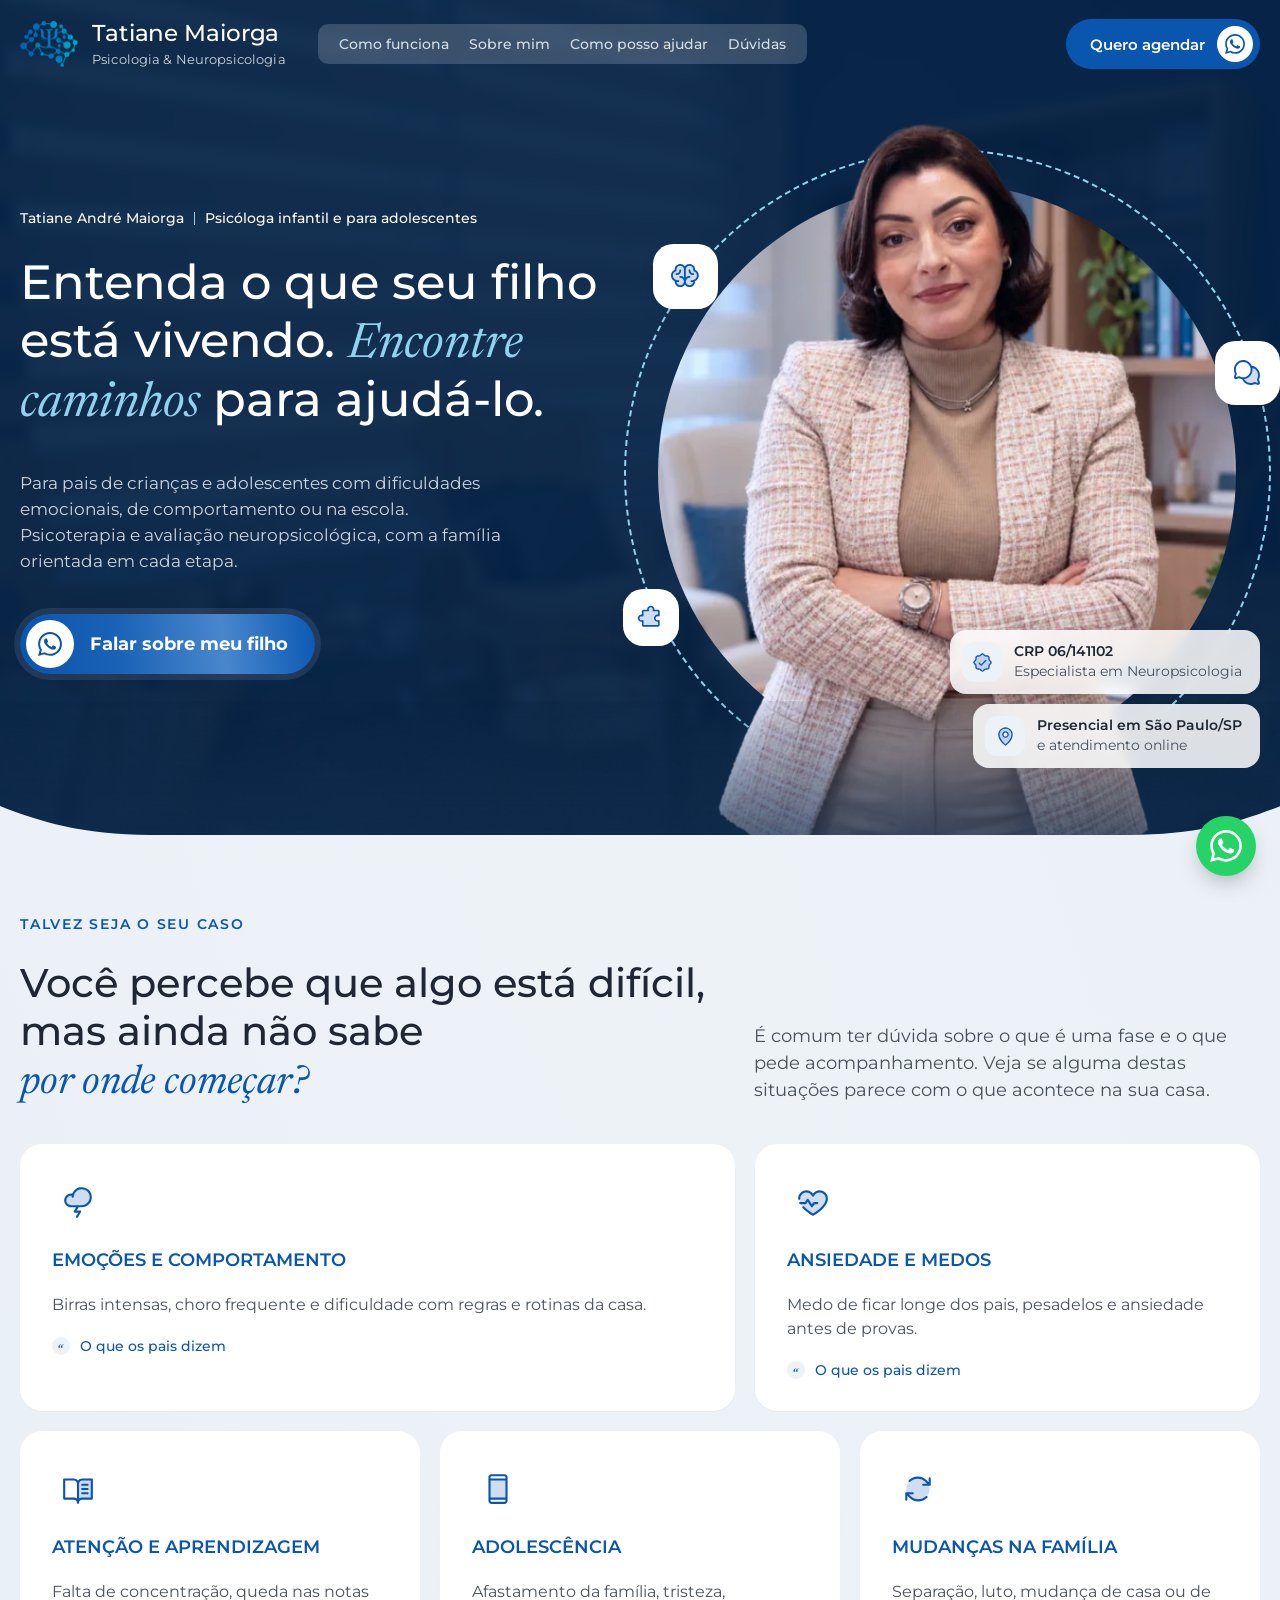
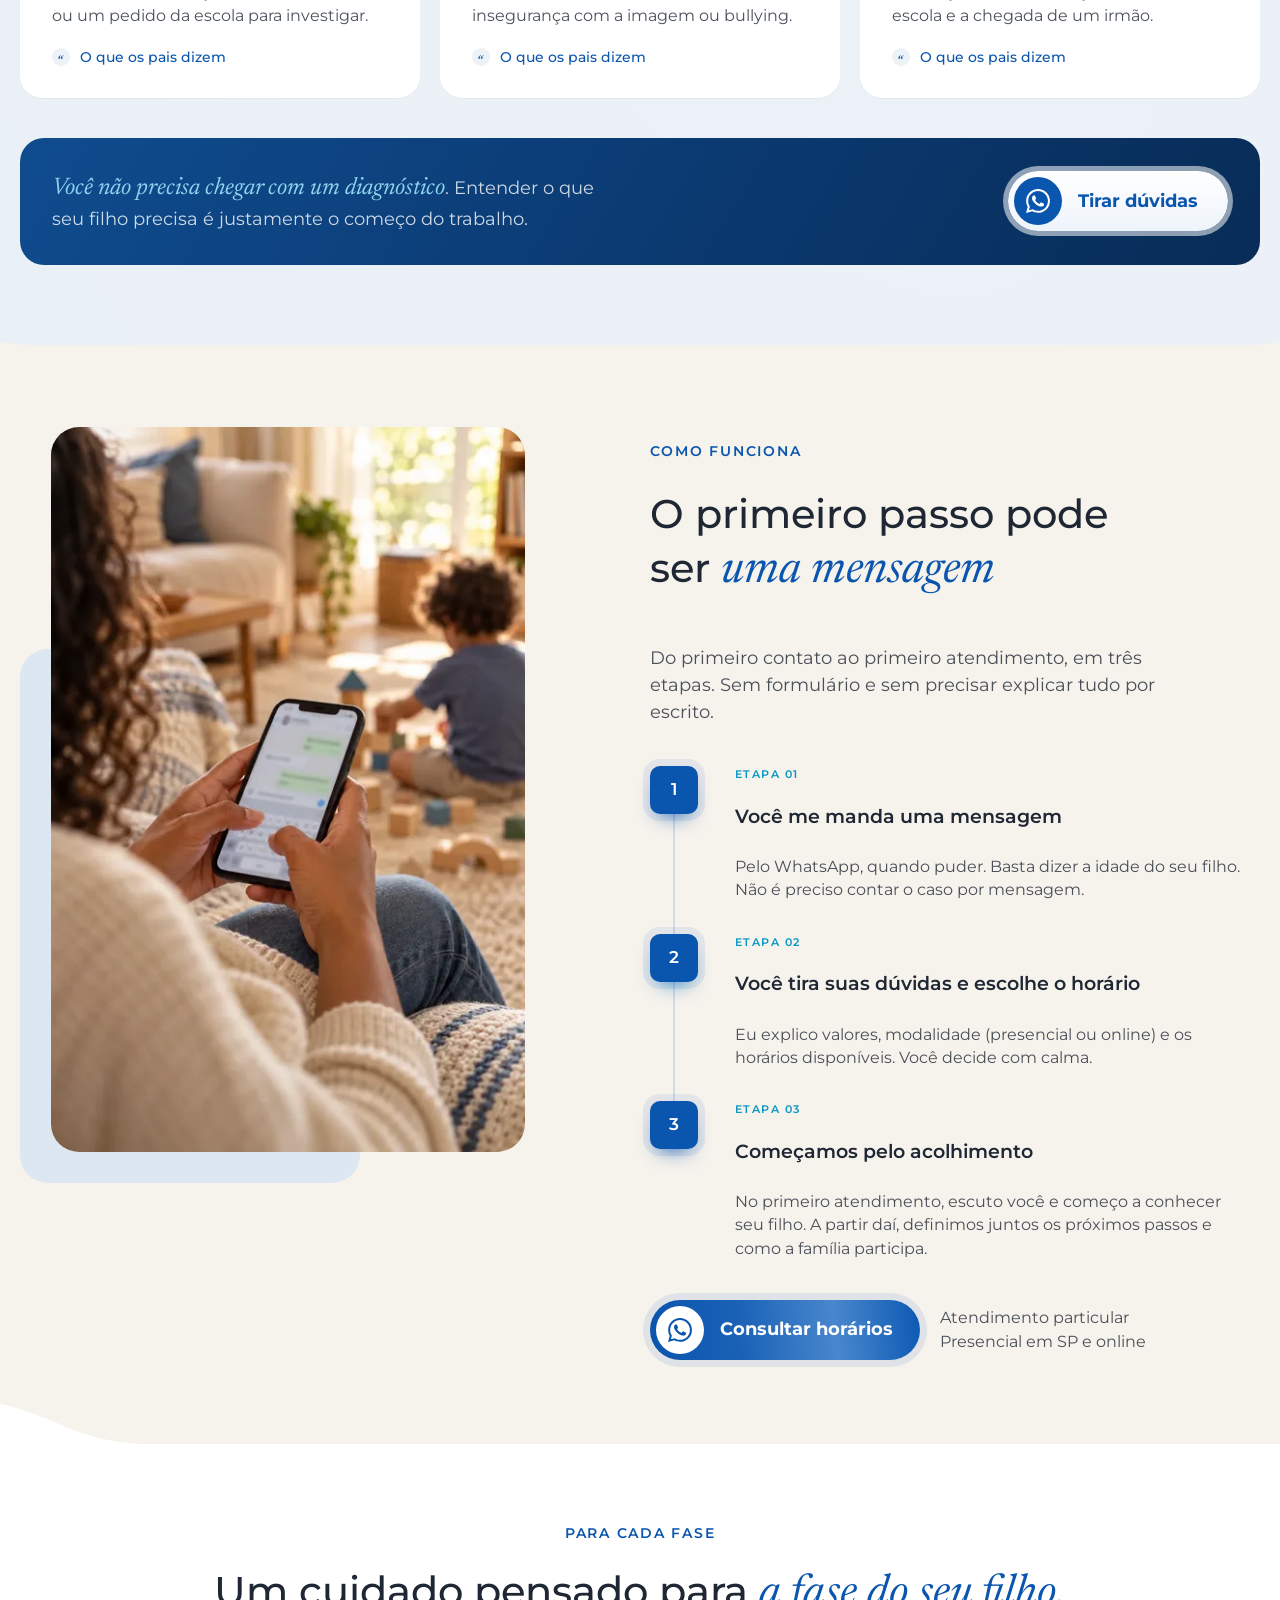
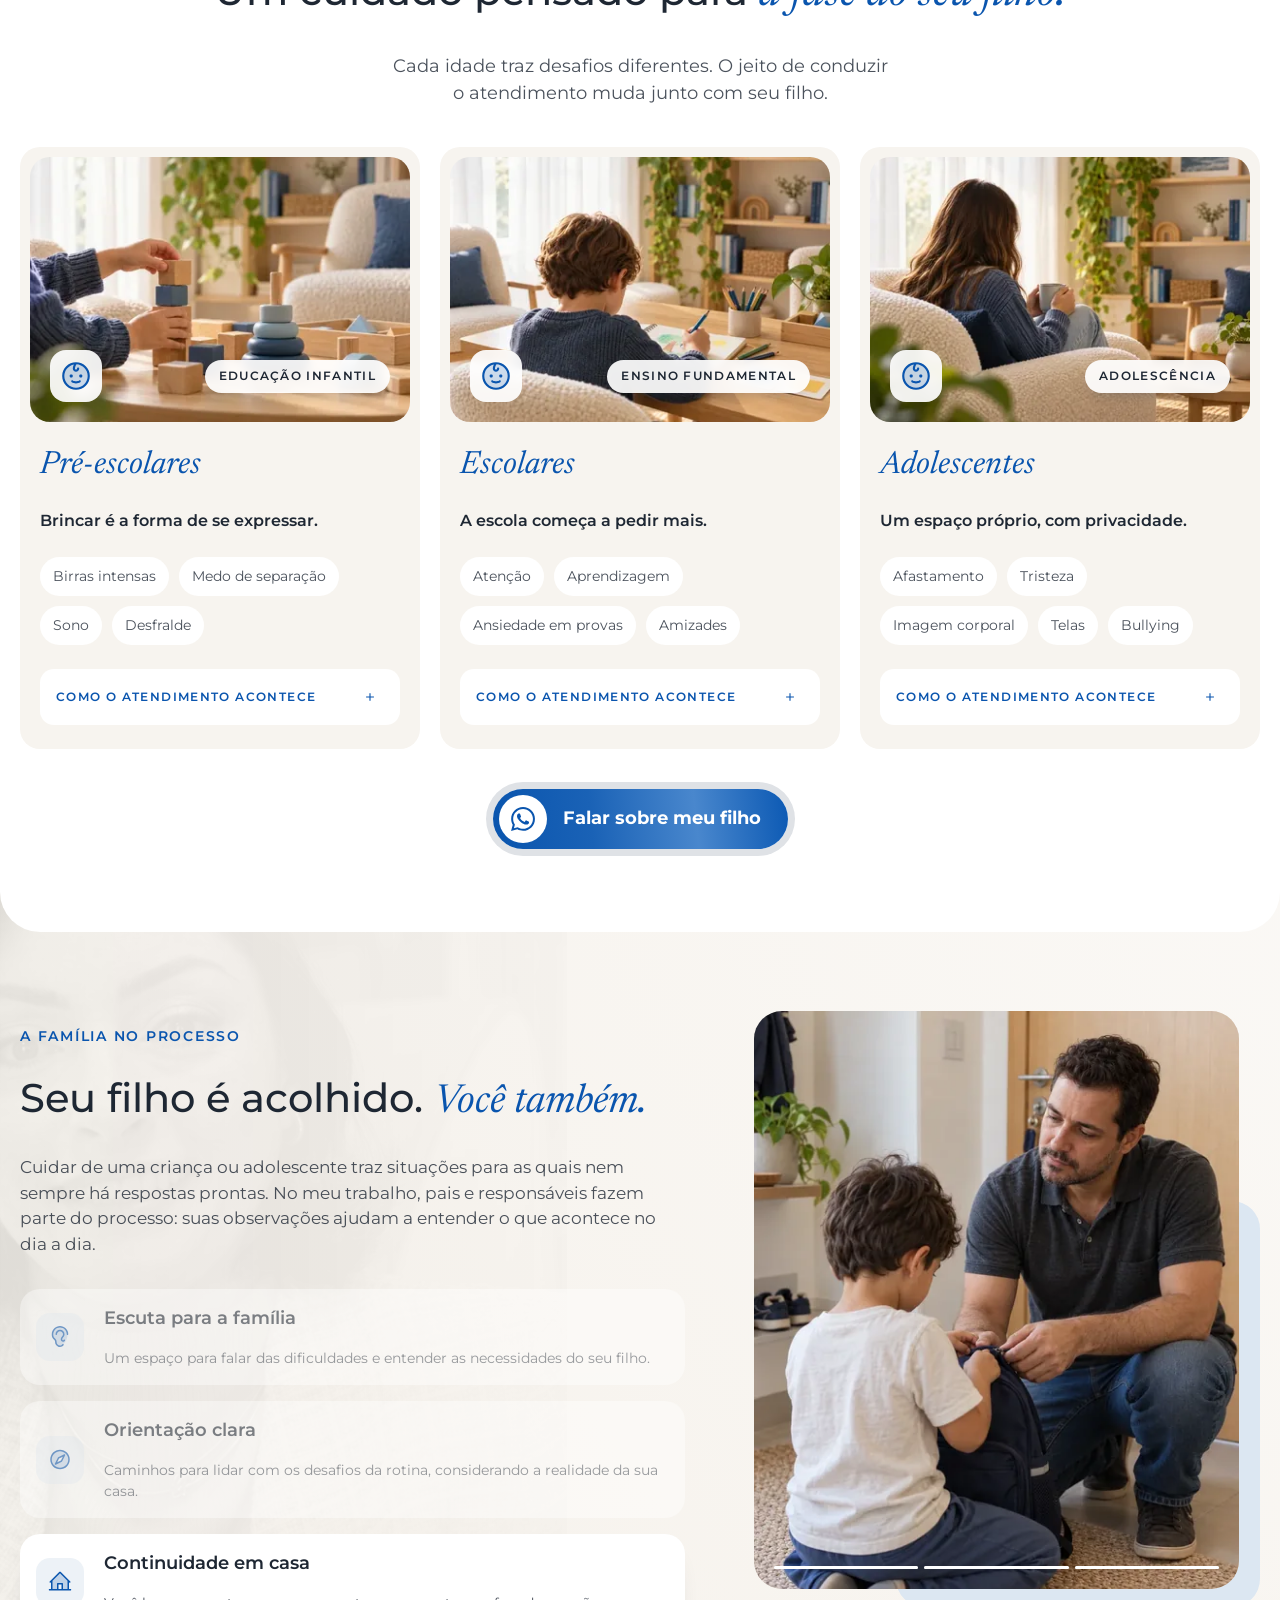
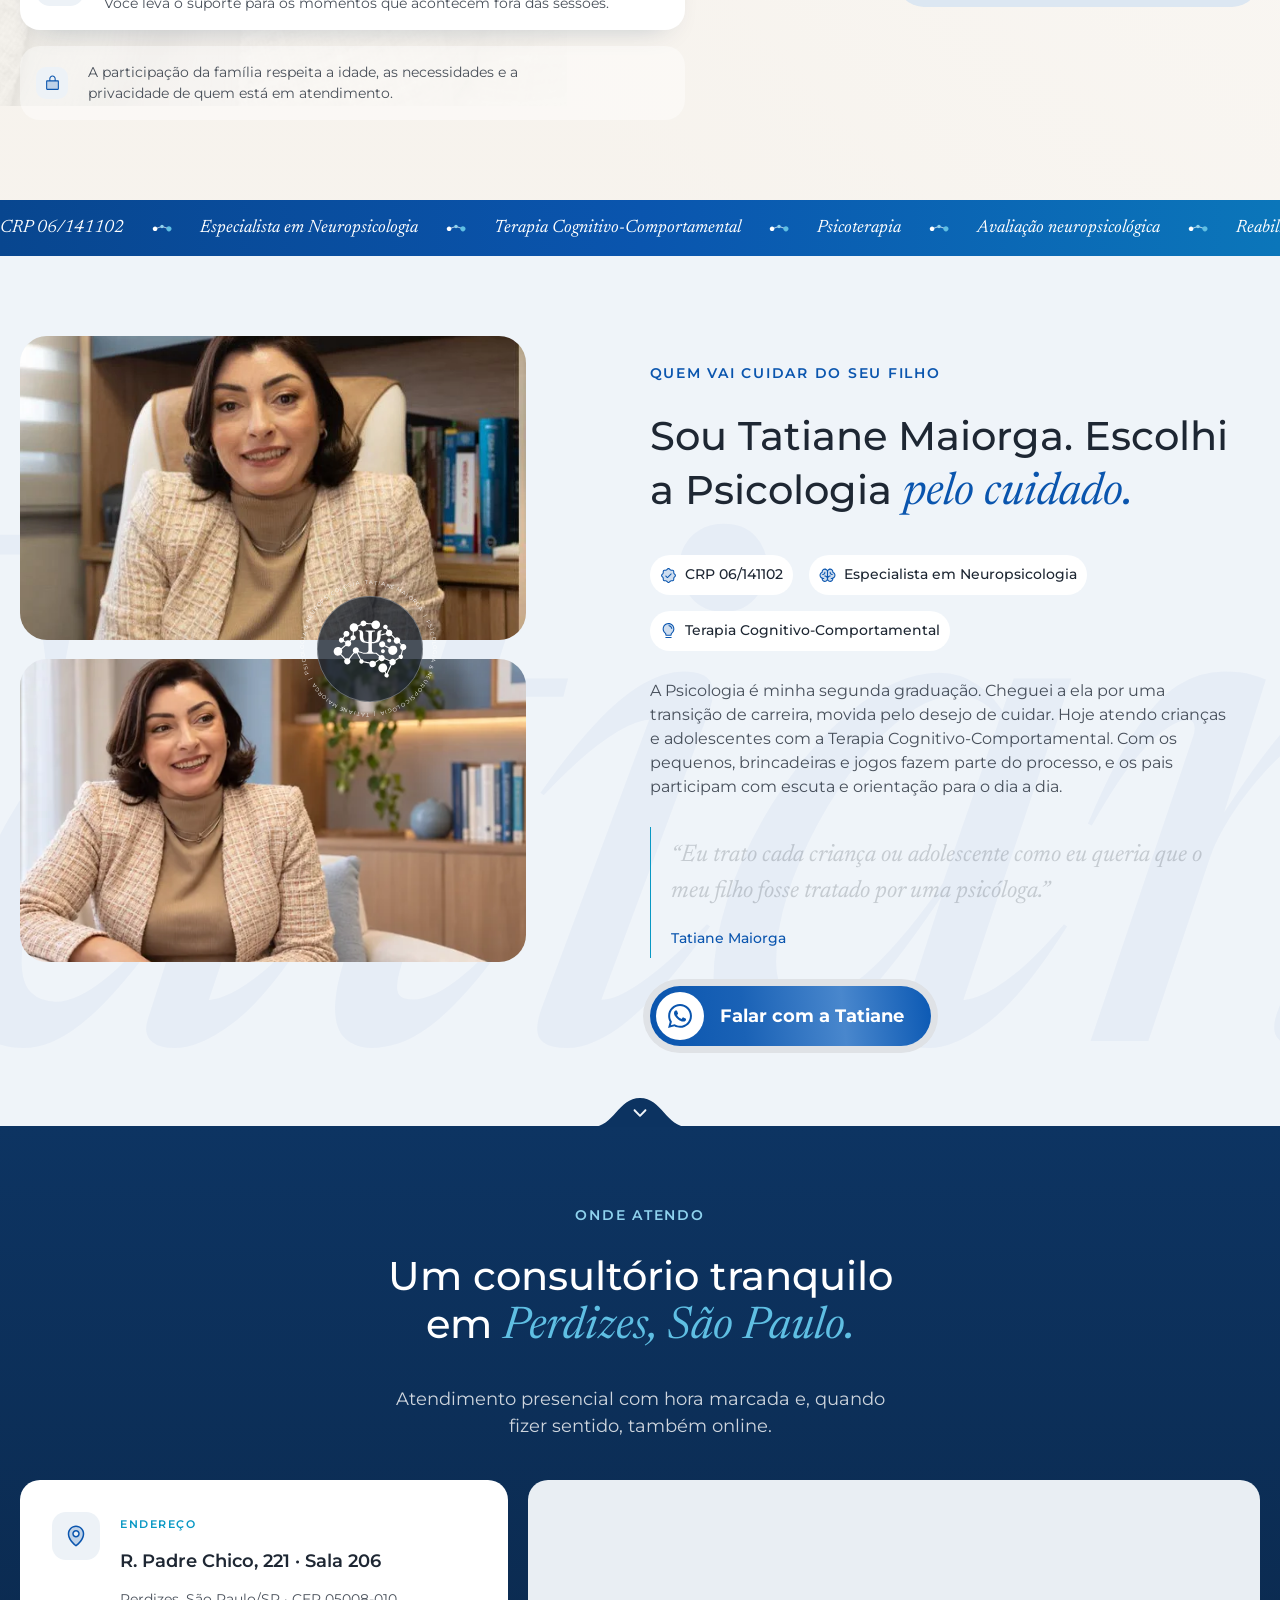
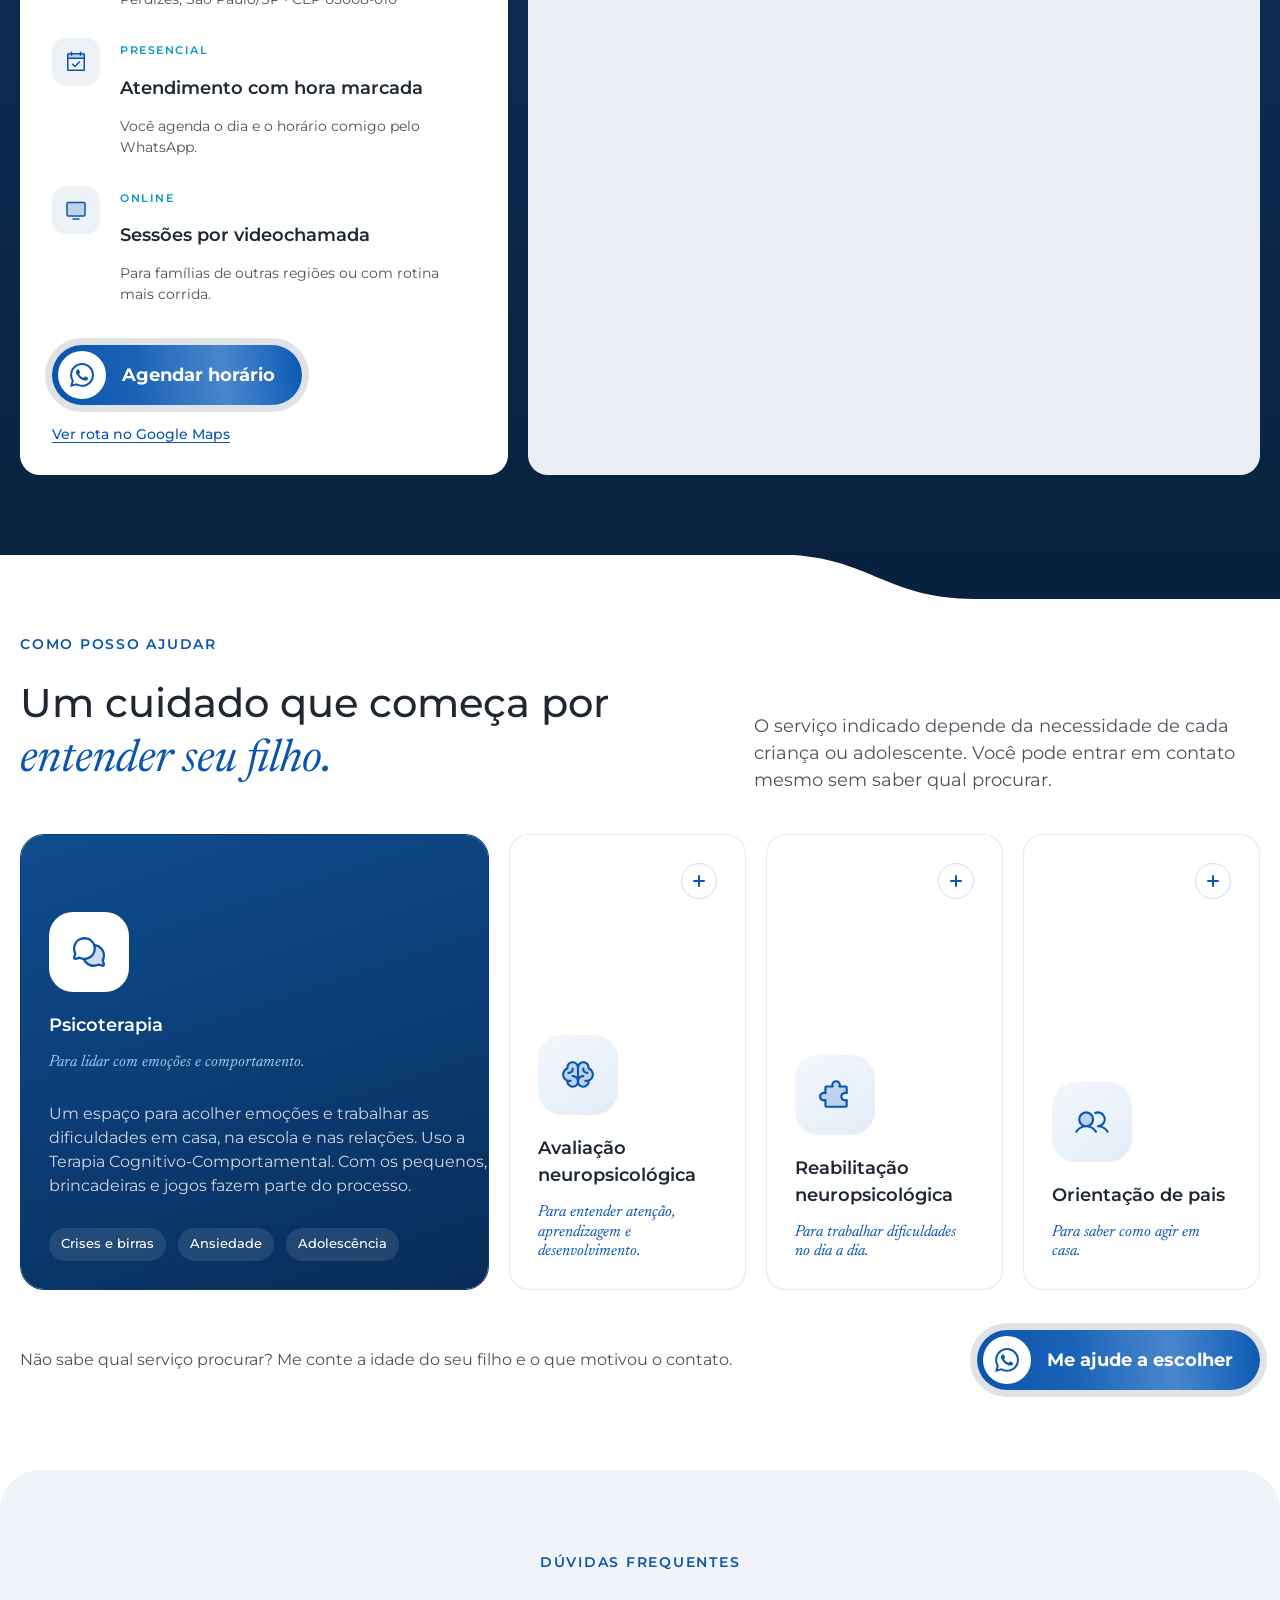
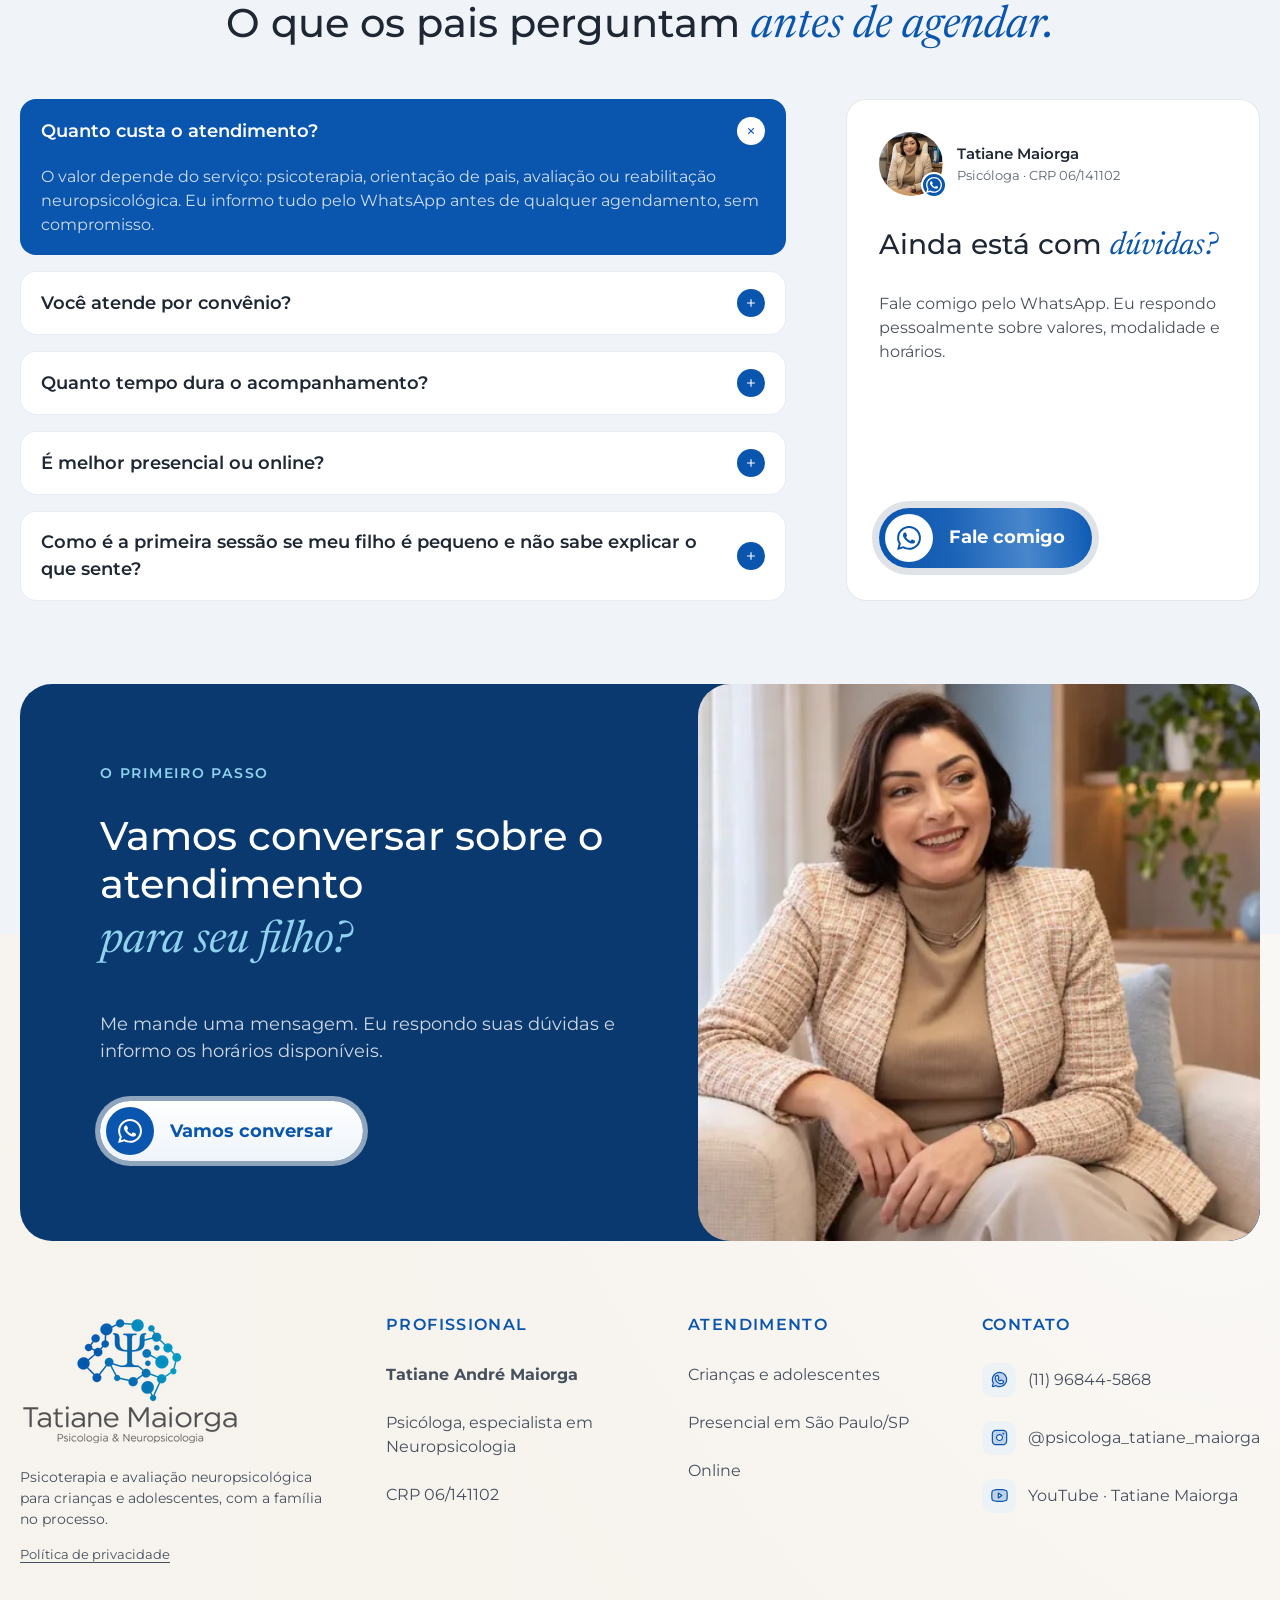
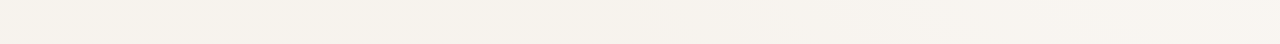
<file: index-dark.html>
<!doctype html>
<html lang="pt-BR" class="escuro">
<!-- Versão escura: cópia do index.html com a classe "escuro" e noindex (só o hero muda, via style.css).
     Ao editar o conteúdo, aplique no index.html e gere de novo esta cópia. -->
<head>
  <meta charset="utf-8">
  <meta name="viewport" content="width=device-width, initial-scale=1">
  <title>Tatiane Maiorga — Psicologia Infantil e Neuropsicologia</title>
  <meta name="description" content="Psicoterapia e avaliação neuropsicológica para crianças e adolescentes, com a família orientada em cada etapa. Presencial em São Paulo/SP e online.">
  <meta name="robots" content="noindex, follow">
  <link rel="canonical" href="https://tatianemaiorga.vercel.app/">
  <link rel="icon" href="favicon.svg" type="image/svg+xml">
  <link rel="icon" href="favicon.ico" sizes="32x32">
  <link rel="apple-touch-icon" href="apple-touch-icon.png">

  <!-- Open Graph: prévia ao compartilhar o link (WhatsApp, Instagram, Facebook, LinkedIn, X).
       Ao trocar de domínio, substitua "tatianemaiorga.vercel.app" nas 3 URLs abaixo e no canonical. -->
  <meta property="og:type" content="website">
  <meta property="og:locale" content="pt_BR">
  <meta property="og:site_name" content="Tatiane Maiorga — Psicologia &amp; Neuropsicologia">
  <meta property="og:title" content="Tatiane Maiorga — Psicologia Infantil e Neuropsicologia">
  <meta property="og:description" content="Psicoterapia e avaliação neuropsicológica para crianças e adolescentes, com a família orientada em cada etapa. Presencial em São Paulo/SP e online.">
  <meta property="og:url" content="https://tatianemaiorga.vercel.app/">
  <meta property="og:image" content="https://tatianemaiorga.vercel.app/assets/og-imagem.jpg">
  <meta property="og:image:type" content="image/jpeg">
  <meta property="og:image:width" content="1200">
  <meta property="og:image:height" content="630">
  <meta property="og:image:alt" content="Tatiane Maiorga, psicóloga infantil, no consultório, ao lado da frase: Entenda o que seu filho está vivendo. Encontre caminhos para ajudá-lo.">
  <meta name="twitter:card" content="summary_large_image">
  <!-- Rastreamento: Google Tag Manager. Para ativar, preencha o ID do contêiner (ex.: 'GTM-ABC1234').
       Vazio = nenhuma tag carrega e o banner de cookies não aparece. Tags, eventos e IDs ficam no painel do GTM. -->
  <script>
    window.GTM_ID = '';
    window.dataLayer = window.dataLayer || [];
    function gtag() { dataLayer.push(arguments); }
    // LGPD: tudo negado até a pessoa escolher no banner (Modo de Consentimento v2 do Google)
    gtag('consent', 'default', { ad_storage: 'denied', ad_user_data: 'denied', ad_personalization: 'denied', analytics_storage: 'denied' });
    gtag('set', 'ads_data_redaction', true);
    try {
      var c = JSON.parse(localStorage.getItem('consentimento'));
      if (c) gtag('consent', 'update', { analytics_storage: c.estatistica ? 'granted' : 'denied', ad_storage: c.marketing ? 'granted' : 'denied',
        ad_user_data: c.marketing ? 'granted' : 'denied', ad_personalization: c.marketing ? 'granted' : 'denied' });
    } catch (e) {}
    if (window.GTM_ID) {
      dataLayer.push({ 'gtm.start': Date.now(), event: 'gtm.js' });
      var g = document.createElement('script'); g.async = true; g.src = 'https://www.googletagmanager.com/gtm.js?id=' + window.GTM_ID;
      document.head.appendChild(g);
    }
  </script>
  <link rel="preload" href="assets/fonts/montserrat-latin.woff2" as="font" type="font/woff2" crossorigin>
  <link rel="preload" href="assets/fonts/newsreader-italic-latin.woff2" as="font" type="font/woff2" crossorigin>
  <link rel="stylesheet" href="style.css">
  <!-- Dados estruturados (schema.org) para buscadores -->
  <script type="application/ld+json">
  {
    "@context": "https://schema.org",
    "@graph": [
      {
        "@type": "WebSite",
        "@id": "https://tatianemaiorga.vercel.app/#site",
        "url": "https://tatianemaiorga.vercel.app/",
        "name": "Tatiane Maiorga — Psicologia & Neuropsicologia",
        "inLanguage": "pt-BR",
        "publisher": {
          "@id": "https://tatianemaiorga.vercel.app/#consultorio"
        }
      },
      {
        "@type": "MedicalBusiness",
        "@id": "https://tatianemaiorga.vercel.app/#consultorio",
        "name": "Tatiane Maiorga Psicologia e Neuropsicologia",
        "legalName": "Tatiane Maiorga Psicologia e Neuropsicologia Ltda - ME",
        "taxID": "53.846.377/0001-22",
        "description": "Psicoterapia e avaliação neuropsicológica para crianças e adolescentes, com a família orientada em cada etapa. Presencial em São Paulo/SP e online.",
        "url": "https://tatianemaiorga.vercel.app/",
        "image": "https://tatianemaiorga.vercel.app/assets/og-imagem.jpg",
        "logo": "https://tatianemaiorga.vercel.app/assets/logotipo.webp",
        "telephone": "+55 11 96844-5868",
        "address": {
          "@type": "PostalAddress",
          "streetAddress": "Rua Padre Chico, 221 - Conjunto 206 - Perdizes",
          "addressLocality": "São Paulo",
          "addressRegion": "SP",
          "postalCode": "05008-010",
          "addressCountry": "BR"
        },
        "areaServed": [
          {
            "@type": "City",
            "name": "São Paulo"
          },
          {
            "@type": "Country",
            "name": "Brasil"
          }
        ],
        "sameAs": [
          "https://www.instagram.com/psicologa_tatiane_maiorga/",
          "https://maps.google.com/?cid=3370122279599488494"
        ],
        "founder": {
          "@id": "https://tatianemaiorga.vercel.app/#tatiane"
        },
        "hasOfferCatalog": {
          "@type": "OfferCatalog",
          "name": "Serviços",
          "itemListElement": [
            {
              "@type": "Offer",
              "itemOffered": {
                "@type": "Service",
                "name": "Psicoterapia infantil e para adolescentes",
                "description": "Terapia Cognitivo-Comportamental para lidar com emoções e comportamento; com os pequenos, brincadeiras e jogos fazem parte do processo."
              }
            },
            {
              "@type": "Offer",
              "itemOffered": {
                "@type": "Service",
                "name": "Avaliação neuropsicológica",
                "description": "Para entender atenção, aprendizagem e desenvolvimento; pode fazer parte da investigação de TDAH, TEA e dificuldades de aprendizagem."
              }
            },
            {
              "@type": "Offer",
              "itemOffered": {
                "@type": "Service",
                "name": "Reabilitação neuropsicológica",
                "description": "Acompanhamento com estratégias organizadas para o perfil da criança, com reflexos em casa e na escola."
              }
            },
            {
              "@type": "Offer",
              "itemOffered": {
                "@type": "Service",
                "name": "Orientação de pais",
                "description": "Encontros com pais e responsáveis para entender o comportamento do filho e construir formas de agir em casa: rotina, limites e conversas do dia a dia."
              }
            }
          ]
        },
        "geo": {
          "@type": "GeoCoordinates",
          "latitude": -23.5304259,
          "longitude": -46.6818989
        },
        "hasMap": "https://maps.google.com/?cid=3370122279599488494"
      },
      {
        "@type": "Person",
        "@id": "https://tatianemaiorga.vercel.app/#tatiane",
        "name": "Tatiane André Maiorga",
        "jobTitle": "Psicóloga infantil e para adolescentes, especialista em Neuropsicologia",
        "image": "https://tatianemaiorga.vercel.app/assets/sobre-foto-1.webp",
        "worksFor": {
          "@id": "https://tatianemaiorga.vercel.app/#consultorio"
        },
        "knowsAbout": [
          "Psicologia infantil",
          "Psicologia do adolescente",
          "Neuropsicologia",
          "Avaliação neuropsicológica",
          "Reabilitação neuropsicológica",
          "Orientação de pais",
          "Terapia Cognitivo-Comportamental"
        ],
        "hasCredential": {
          "@type": "EducationalOccupationalCredential",
          "name": "CRP 06/141102",
          "credentialCategory": "Registro profissional",
          "recognizedBy": {
            "@type": "Organization",
            "name": "Conselho Regional de Psicologia de São Paulo (CRP-06)"
          }
        },
        "sameAs": [
          "https://www.instagram.com/psicologa_tatiane_maiorga/"
        ]
      },
      {
        "@type": "FAQPage",
        "@id": "https://tatianemaiorga.vercel.app/#duvidas",
        "mainEntity": [
          {
            "@type": "Question",
            "name": "Quanto custa o atendimento?",
            "acceptedAnswer": {
              "@type": "Answer",
              "text": "O valor depende do serviço: psicoterapia, orientação de pais, avaliação ou reabilitação neuropsicológica. Eu informo tudo pelo WhatsApp antes de qualquer agendamento, sem compromisso."
            }
          },
          {
            "@type": "Question",
            "name": "Você atende por convênio?",
            "acceptedAnswer": {
              "@type": "Answer",
              "text": "Não. O atendimento é particular. Valores e formas de pagamento são informados pelo WhatsApp."
            }
          },
          {
            "@type": "Question",
            "name": "Quanto tempo dura o acompanhamento?",
            "acceptedAnswer": {
              "@type": "Answer",
              "text": "Depende da necessidade do seu filho e dos objetivos definidos juntos. Os próximos passos são conversados com você ao longo do processo."
            }
          },
          {
            "@type": "Question",
            "name": "É melhor presencial ou online?",
            "acceptedAnswer": {
              "@type": "Answer",
              "text": "Atendo presencialmente em São Paulo/SP e também online. A modalidade mais adequada depende do serviço e das necessidades do seu filho, e conversamos sobre isso antes de começar."
            }
          },
          {
            "@type": "Question",
            "name": "Como é a primeira sessão se meu filho é pequeno e não sabe explicar o que sente?",
            "acceptedAnswer": {
              "@type": "Answer",
              "text": "Ele não precisa explicar. Com crianças pequenas, o processo é lúdico: brincadeiras e jogos ajudam a criança a se expressar do jeito dela. Você também é ouvido, para que eu entenda o que acontece em casa e na escola."
            }
          }
        ]
      }
    ]
  }
  </script>
  <!-- liga as entradas ao rolar já no carregamento (evita o conteúdo aparecer e sumir) -->
  <script>if (matchMedia('(prefers-reduced-motion: no-preference)').matches) document.documentElement.classList.add('revela');</script>
</head>
<body>

  <!-- Header + Hero -->
  <div class="topo">
    <header class="cabecalho container">
      <a class="logo" href="#" aria-label="Tatiane Maiorga — início">
        <img class="logo-simbolo" src="assets/logo-simbolo-58.webp" srcset="assets/logo-simbolo-58.webp 1x, assets/logo-simbolo.webp 2x" alt="" width="58" height="45">
        <span class="logo-texto">
          <span class="logo-nome">Tatiane Maiorga</span>
          <span class="logo-sub">Psicologia &amp; Neuropsicologia</span>
        </span>
      </a>

      <button class="menu-toggle" type="button" aria-label="Abrir menu" aria-expanded="false" aria-controls="nav">
        <span></span><span></span><span></span>
      </button>

      <nav class="nav" id="nav" aria-label="Principal">
        <ul class="menu">
          <li><a href="#como-funciona">Como funciona</a></li>
          <li><a href="#sobre-mim">Sobre mim</a></li>
          <li><a href="#como-posso-ajudar">Como posso ajudar</a></li>
          <li><a href="#duvidas">Dúvidas</a></li>
        </ul>
        <a data-local="header" class="btn-agendar" data-tm-shine style="--tm-atraso: 1s" href="https://wa.me/5511968445868?text=Ol%C3%A1%2C%20Tatiane%21%20Vim%20pelo%20seu%20site%20e%20gostaria%20de%20agendar%20um%20atendimento%20para%20meu%20filho." target="_blank" rel="noopener">
          <span>Quero agendar</span>
          <span class="btn-agendar__icone"><img src="assets/whatsapp.svg" alt=""></span>
        </a>
      </nav>
    </header>

    <section class="hero container">
      <div class="hero-conteudo">
        <p class="hero-eyebrow">
          <span class="so-desktop">Tatiane André Maiorga</span>
          <span class="hero-eyebrow__sep so-desktop" aria-hidden="true"></span>
          <span>Psicóloga infantil e para adolescentes</span>
        </p>
        <h1 class="hero-titulo">Entenda o que seu filho está vivendo. <em>Encontre caminhos</em> para ajudá-lo.</h1>
        <p class="hero-sub">Para pais de crianças e adolescentes com dificuldades emocionais, de comportamento ou na escola. Psicoterapia e avaliação neuropsicológica, com a família orientada em cada etapa.</p>
        <a data-local="hero" class="btn-cta" data-tm-shine style="--tm-atraso: 1.6s" href="https://wa.me/5511968445868?text=Ol%C3%A1%2C%20Tatiane%21%20Vim%20pelo%20seu%20site%20e%20gostaria%20de%20conversar%20sobre%20o%20meu%20filho." target="_blank" rel="noopener">
          <span class="btn-cta__icone"><img src="assets/whatsapp.svg" alt=""></span>
          <span class="btn-cta__texto">Falar sobre meu filho</span>
        </a>
      </div>

      <div class="hero-visual">
        <span class="hero-anel" aria-hidden="true"></span>
        <img class="hero-foto" src="assets/hero-foto.webp" srcset="assets/hero-foto-400.webp 400w, assets/hero-foto-500.webp 500w, assets/hero-foto-600.webp 600w, assets/hero-foto-700.webp 700w, assets/hero-foto-800.webp 800w, assets/hero-foto-900.webp 900w, assets/hero-foto.webp 1040w" sizes="(max-width: 599px) 282px, (max-width: 1023px) 370px, (max-width: 1319px) calc(46.64vw - 19px), 597px" alt="Tatiane Maiorga em seu consultório" width="1040" height="1300" fetchpriority="high">
        <img class="hero-recorte" src="assets/hero-recorte.webp" srcset="assets/hero-recorte-400.webp 400w, assets/hero-recorte-500.webp 500w, assets/hero-recorte-600.webp 600w, assets/hero-recorte-700.webp 700w, assets/hero-recorte-800.webp 800w, assets/hero-recorte-900.webp 900w, assets/hero-recorte.webp 1040w" sizes="(max-width: 599px) 282px, (max-width: 1023px) 370px, (max-width: 1319px) calc(46.64vw - 19px), 597px" alt="" width="1040" height="1300" fetchpriority="high">
        <!-- recorte da versão escura (desktop); oculto na clara, então não chega a carregar -->
        <img class="hero-recorte hero-recorte--escuro" src="assets/hero-recorte-escuro.webp" srcset="assets/hero-recorte-escuro-400.webp 400w, assets/hero-recorte-escuro-500.webp 500w, assets/hero-recorte-escuro-600.webp 600w, assets/hero-recorte-escuro-700.webp 700w, assets/hero-recorte-escuro.webp 820w" sizes="(max-width: 1319px) calc(38.16vw - 15px), 489px" alt="" width="820" height="1024" loading="lazy">
        <span class="hero-badge hero-badge--cerebro"><img src="assets/icone-cerebro.svg" alt=""></span>
        <span class="hero-badge hero-badge--conversa"><img src="assets/icone-conversa.svg" alt=""></span>
        <span class="hero-badge hero-badge--quebra"><img src="assets/icone-quebra-cabeca.svg" alt=""></span>
      </div>

      <ul class="hero-selos">
        <li class="selo">
          <span class="selo__icone"><img src="assets/icone-selo.svg" alt=""></span>
          <span class="selo__texto"><strong>CRP 06/141102</strong> Especialista em Neuropsicologia</span>
        </li>
        <li class="selo">
          <span class="selo__icone"><img src="assets/icone-local.svg" alt=""></span>
          <span class="selo__texto"><strong>Presencial em São Paulo/SP</strong> e atendimento online</span>
        </li>
      </ul>
    </section>
  </div>

  <main>
    <!-- 2. Dores -->
    <section class="dores">
      <div class="container">
        <div class="cabecalho-duplo">
          <div>
            <p class="eyebrow">Talvez seja o seu caso</p>
            <h2 class="titulo-secao">Você percebe que algo está difícil, mas ainda não sabe <em>por onde começar?</em></h2>
          </div>
          <p class="texto-secao">É comum ter dúvida sobre o que é uma fase e o que pede acompanhamento. Veja se alguma destas situações parece com o que acontece na sua casa.</p>
        </div>

        <div class="dores-cards">
          <div class="dores-linha">
            <article class="card-dor">
              <img class="card-dor__icone" src="assets/icone-emocoes.svg" alt="">
              <h3>Emoções e comportamento</h3>
              <p>Birras intensas, choro frequente e dificuldade com regras e rotinas da casa.</p>
              <div class="card-dor__rodape">
                <button type="button" aria-describedby="dica-emocoes"><img src="assets/icone-aspas.svg" alt=""><span>O que os pais dizem</span></button>
                <span class="dica" id="dica-emocoes" role="tooltip">“Qualquer frustração vira uma crise.”</span>
              </div>
            </article>
            <article class="card-dor">
              <img class="card-dor__icone" src="assets/icone-ansiedade.svg" alt="">
              <h3>Ansiedade e medos</h3>
              <p>Medo de ficar longe dos pais, pesadelos e ansiedade antes de provas.</p>
              <div class="card-dor__rodape">
                <button type="button" aria-describedby="dica-ansiedade"><img src="assets/icone-aspas.svg" alt=""><span>O que os pais dizem</span></button>
                <span class="dica" id="dica-ansiedade" role="tooltip">“Ele chora na porta da escola e não me deixa ir embora.”</span>
              </div>
            </article>
          </div>
          <div class="dores-linha dores-linha--3">
            <article class="card-dor">
              <img class="card-dor__icone" src="assets/icone-atencao.svg" alt="">
              <h3>Atenção e aprendizagem</h3>
              <p>Falta de concentração, queda nas notas ou um pedido da escola para investigar.</p>
              <div class="card-dor__rodape">
                <button type="button" aria-describedby="dica-atencao"><img src="assets/icone-aspas.svg" alt=""><span>O que os pais dizem</span></button>
                <span class="dica" id="dica-atencao" role="tooltip">“A escola me chamou de novo para falar das notas.”</span>
              </div>
            </article>
            <article class="card-dor">
              <img class="card-dor__icone" src="assets/icone-adolescencia.svg" alt="">
              <h3>Adolescência</h3>
              <p>Afastamento da família, tristeza, insegurança com a imagem ou bullying.</p>
              <div class="card-dor__rodape">
                <button type="button" aria-describedby="dica-adolescencia"><img src="assets/icone-aspas.svg" alt=""><span>O que os pais dizem</span></button>
                <span class="dica" id="dica-adolescencia" role="tooltip">“Ela se fechou no quarto e no celular.”</span>
              </div>
            </article>
            <article class="card-dor">
              <img class="card-dor__icone" src="assets/icone-mudancas.svg" alt="">
              <h3>Mudanças na família</h3>
              <p>Separação, luto, mudança de casa ou de escola e a chegada de um irmão.</p>
              <div class="card-dor__rodape">
                <button type="button" aria-describedby="dica-mudancas"><img src="assets/icone-aspas.svg" alt=""><span>O que os pais dizem</span></button>
                <span class="dica" id="dica-mudancas" role="tooltip">“Depois da separação, ele não é mais o mesmo.”</span>
              </div>
            </article>
          </div>
        </div>

        <div class="dores-faixa">
          <p><em>Você não precisa chegar com um diagnóstico</em>. Entender o que seu filho precisa é justamente o começo do trabalho.</p>
          <a data-local="situacoes" class="btn-cta btn-cta--claro" data-tm-shine style="--tm-atraso: 2.2s" href="https://wa.me/5511968445868?text=Ol%C3%A1%2C%20Tatiane%21%20Vim%20pelo%20seu%20site.%20Tenho%20percebido%20algumas%20dificuldades%20com%20meu%20filho%20e%20gostaria%20de%20tirar%20algumas%20d%C3%BAvidas." target="_blank" rel="noopener">
            <span class="btn-cta__icone"><img src="assets/whatsapp-branco.svg" alt=""></span>
            <span class="btn-cta__texto">Tirar dúvidas</span>
          </a>
        </div>
      </div>
    </section>

    <!-- 3. Como Funciona -->
    <section class="como-funciona" id="como-funciona">
      <div class="container">
        <div class="cf-foto">
          <img src="assets/como-funciona-mensagem.webp" srcset="assets/como-funciona-mensagem-400.webp 400w, assets/como-funciona-mensagem-500.webp 500w, assets/como-funciona-mensagem-600.webp 600w, assets/como-funciona-mensagem-700.webp 700w, assets/como-funciona-mensagem-800.webp 800w, assets/como-funciona-mensagem-900.webp 900w, assets/como-funciona-mensagem.webp 1024w" sizes="(max-width: 1023px) calc(100vw - 60px), (max-width: 1319px) calc(38.96vw - 16px), 499px" alt="Mãe mandando mensagem pelo celular enquanto o filho brinca com blocos na sala" width="1024" height="1536" loading="lazy">
        </div>

        <div class="cf-conteudo">
          <p class="eyebrow">Como funciona</p>
          <h2 class="titulo-secao">O primeiro passo pode ser <em>uma mensagem</em></h2>
          <p class="texto-secao">Do primeiro contato ao primeiro atendimento, em três etapas. Sem formulário e sem precisar explicar tudo por escrito.</p>

          <ol class="etapas">
            <li class="etapa">
              <span class="etapa__numero">1</span>
              <div class="etapa__conteudo">
                <p class="etapa__rotulo">Etapa 01</p>
                <h3>Você me manda uma mensagem</h3>
                <p class="etapa__texto">Pelo WhatsApp, quando puder. Basta dizer a idade do seu filho. Não é preciso contar o caso por mensagem.</p>
              </div>
            </li>
            <li class="etapa etapa--2">
              <span class="etapa__numero">2</span>
              <div class="etapa__conteudo">
                <p class="etapa__rotulo">Etapa 02</p>
                <h3>Você tira suas dúvidas e escolhe o horário</h3>
                <p class="etapa__texto">Eu explico valores, modalidade (presencial ou online) e os horários disponíveis. Você decide com calma.</p>
              </div>
            </li>
            <li class="etapa">
              <span class="etapa__numero">3</span>
              <div class="etapa__conteudo">
                <p class="etapa__rotulo">Etapa 03</p>
                <h3>Começamos pelo acolhimento</h3>
                <p class="etapa__texto">No primeiro atendimento, escuto você e começo a conhecer seu filho. A partir daí, definimos juntos os próximos passos e como a família participa.</p>
              </div>
            </li>
          </ol>

          <div class="cf-rodape">
            <a data-local="como-funciona" class="btn-cta" data-tm-shine style="--tm-atraso: 1s" href="https://wa.me/5511968445868?text=Ol%C3%A1%2C%20Tatiane%21%20Vim%20pelo%20seu%20site%20e%20gostaria%20de%20saber%20os%20hor%C3%A1rios%20dispon%C3%ADveis.%20Meu%20filho%20tem%20___%20anos." target="_blank" rel="noopener">
              <span class="btn-cta__icone"><img src="assets/whatsapp.svg" alt=""></span>
              <span class="btn-cta__texto">Consultar horários</span>
            </a>
            <p class="cf-apoio"><span>Atendimento particular</span> <span>Presencial em SP e online</span></p>
          </div>
        </div>
      </div>
    </section>

    <!-- 4. Para Cada Fase -->
    <section class="fases">
      <div class="container">
        <div class="fases-cabecalho">
          <p class="eyebrow">Para cada fase</p>
          <h2 class="titulo-secao">Um cuidado pensado para <em>a fase do seu filho.</em></h2>
          <p class="texto-secao">Cada idade traz desafios diferentes. O jeito de conduzir o atendimento muda junto com seu filho.</p>
        </div>

        <div class="fases-cards" role="region" aria-label="Fases do atendimento" tabindex="0">
          <article class="card-fase">
            <div class="card-fase__foto">
              <img src="assets/fase-pre-escolares.webp" srcset="assets/fase-pre-escolares-400.webp 400w, assets/fase-pre-escolares-500.webp 500w, assets/fase-pre-escolares-600.webp 600w, assets/fase-pre-escolares-700.webp 700w, assets/fase-pre-escolares.webp 786w" sizes="(max-width: 1023px) 304px, (max-width: 1319px) calc(33.33vw - 47px), 394px" alt="Criança brincando com blocos de madeira" width="786" height="590" loading="lazy">
              <div class="card-fase__selos">
                <span class="card-fase__icone"><img src="assets/icone-fase.svg" alt=""></span>
                <span class="card-fase__etiqueta">Educação infantil</span>
              </div>
            </div>
            <div class="card-fase__conteudo">
              <h3>Pré-escolares</h3>
              <p class="card-fase__sub">Brincar é a forma de se expressar.</p>
              <ul class="card-fase__tags">
                <li>Birras intensas</li>
                <li>Medo de separação</li>
                <li>Sono</li>
                <li>Desfralde</li>
              </ul>
              <div class="card-fase__mais">
                <button class="card-fase__toggle" type="button" aria-expanded="false" aria-controls="fase-pre">
                  <span>Como o atendimento acontece</span>
                  <span class="card-fase__sinal" aria-hidden="true"><svg viewBox="0 0 16 16"><path d="M7.43242 11.8244V4.17561H8.56758V11.8244H7.43242ZM4.08561 8.53698V7.47082H11.9144V8.53698H4.08561Z"/></svg></span>
                </button>
                <div class="card-fase__painel" id="fase-pre">
                  <div><p>O processo é lúdico: brincadeiras e jogos ajudam a criança a mostrar o que sente. Os pais são orientados de perto para lidar com a rotina em casa.</p></div>
                </div>
              </div>
            </div>
          </article>
          <article class="card-fase">
            <div class="card-fase__foto">
              <img src="assets/fase-escolares.webp" srcset="assets/fase-escolares-400.webp 400w, assets/fase-escolares-500.webp 500w, assets/fase-escolares-600.webp 600w, assets/fase-escolares-700.webp 700w, assets/fase-escolares.webp 786w" sizes="(max-width: 1023px) 304px, (max-width: 1319px) calc(33.33vw - 47px), 394px" alt="Menino desenhando em uma mesa" width="786" height="590" loading="lazy">
              <div class="card-fase__selos">
                <span class="card-fase__icone"><img src="assets/icone-fase.svg" alt=""></span>
                <span class="card-fase__etiqueta">Ensino fundamental</span>
              </div>
            </div>
            <div class="card-fase__conteudo">
              <h3>Escolares</h3>
              <p class="card-fase__sub">A escola começa a pedir mais.</p>
              <ul class="card-fase__tags">
                <li>Atenção</li>
                <li>Aprendizagem</li>
                <li>Ansiedade em provas</li>
                <li>Amizades</li>
              </ul>
              <div class="card-fase__mais">
                <button class="card-fase__toggle" type="button" aria-expanded="false" aria-controls="fase-escolares">
                  <span>Como o atendimento acontece</span>
                  <span class="card-fase__sinal" aria-hidden="true"><svg viewBox="0 0 16 16"><path d="M7.43242 11.8244V4.17561H8.56758V11.8244H7.43242ZM4.08561 8.53698V7.47082H11.9144V8.53698H4.08561Z"/></svg></span>
                </button>
                <div class="card-fase__painel" id="fase-escolares">
                  <div><p>Recursos da TCC adaptados à idade e, quando indicada, avaliação neuropsicológica. A família participa e recebe orientação para apoiar em casa e na escola.</p></div>
                </div>
              </div>
            </div>
          </article>
          <article class="card-fase">
            <div class="card-fase__foto">
              <img src="assets/fase-adolescentes.webp" srcset="assets/fase-adolescentes-400.webp 400w, assets/fase-adolescentes-500.webp 500w, assets/fase-adolescentes-600.webp 600w, assets/fase-adolescentes-700.webp 700w, assets/fase-adolescentes.webp 786w" sizes="(max-width: 1023px) 304px, (max-width: 1319px) calc(33.33vw - 47px), 394px" alt="Adolescente sentada em uma poltrona" width="786" height="590" loading="lazy">
              <div class="card-fase__selos">
                <span class="card-fase__icone"><img src="assets/icone-fase.svg" alt=""></span>
                <span class="card-fase__etiqueta">Adolescência</span>
              </div>
            </div>
            <div class="card-fase__conteudo">
              <h3>Adolescentes</h3>
              <p class="card-fase__sub">Um espaço próprio, com privacidade.</p>
              <ul class="card-fase__tags">
                <li>Afastamento</li>
                <li>Tristeza</li>
                <li>Imagem corporal</li>
                <li>Telas</li>
                <li>Bullying</li>
              </ul>
              <div class="card-fase__mais">
                <button class="card-fase__toggle" type="button" aria-expanded="false" aria-controls="fase-adolescentes">
                  <span>Como o atendimento acontece</span>
                  <span class="card-fase__sinal" aria-hidden="true"><svg viewBox="0 0 16 16"><path d="M7.43242 11.8244V4.17561H8.56758V11.8244H7.43242ZM4.08561 8.53698V7.47082H11.9144V8.53698H4.08561Z"/></svg></span>
                </button>
                <div class="card-fase__painel" id="fase-adolescentes">
                  <div><p>Conversas e estratégias para lidar com o que está difícil. A família participa de forma combinada, respeitando a privacidade do adolescente.</p></div>
                </div>
              </div>
            </div>
          </article>
        </div>

        <a data-local="fases" class="btn-cta" data-tm-shine style="--tm-atraso: 1.6s" href="https://wa.me/5511968445868?text=Ol%C3%A1%2C%20Tatiane%21%20Vim%20pelo%20seu%20site%20e%20gostaria%20de%20saber%20como%20%C3%A9%20o%20atendimento%20para%20a%20fase%20do%20meu%20filho.%20Ele%20tem%20___%20anos." target="_blank" rel="noopener">
          <span class="btn-cta__icone"><img src="assets/whatsapp.svg" alt=""></span>
          <span class="btn-cta__texto">Falar sobre meu filho</span>
        </a>
      </div>
    </section>

    <!-- 5. Família no Processo -->
    <section class="familia">
      <div class="container">
        <div class="familia-conteudo">
          <p class="eyebrow">A família no processo</p>
          <h2 class="titulo-secao">Seu filho é acolhido. <em>Você também.</em></h2>
          <p class="texto-secao">Cuidar de uma criança ou adolescente traz situações para as quais nem sempre há respostas prontas. No meu trabalho, pais e responsáveis fazem parte do processo: suas observações ajudam a entender o que acontece no dia a dia.</p>

          <ul class="familia-lista">
            <li class="familia-item ativo" data-foto="0" tabindex="0" aria-current="true">
              <span class="familia-item__icone"><img src="assets/icone-escuta.svg" alt=""></span>
              <div>
                <h3>Escuta para a família</h3>
                <p>Um espaço para falar das dificuldades e entender as necessidades do seu filho.</p>
              </div>
            </li>
            <li class="familia-item" data-foto="1" tabindex="0">
              <span class="familia-item__icone"><img src="assets/icone-orientacao.svg" alt=""></span>
              <div>
                <h3>Orientação clara</h3>
                <p>Caminhos para lidar com os desafios da rotina, considerando a realidade da sua casa.</p>
              </div>
            </li>
            <li class="familia-item" data-foto="2" tabindex="0">
              <span class="familia-item__icone"><img src="assets/icone-casa.svg" alt=""></span>
              <div>
                <h3>Continuidade em casa</h3>
                <p>Você leva o suporte para os momentos que acontecem fora das sessões.</p>
              </div>
            </li>
            <li class="familia-item familia-item--nota">
              <span class="familia-item__icone"><img src="assets/icone-cadeado.svg" alt=""></span>
              <p>A participação da família respeita a idade, as necessidades e a privacidade de quem está em atendimento.</p>
            </li>
          </ul>
        </div>

        <div class="familia-foto">
          <div class="familia-foto__quadro">
            <!-- uma foto por item; trocam sozinhas (script.js) -->
            <img class="familia-slide ativo" src="assets/familia-escuta.webp" srcset="assets/familia-escuta-400.webp 400w, assets/familia-escuta-500.webp 500w, assets/familia-escuta-600.webp 600w, assets/familia-escuta-700.webp 700w, assets/familia-escuta-800.webp 800w, assets/familia-escuta-900.webp 900w, assets/familia-escuta.webp 1000w" sizes="(max-width: 1023px) calc(100vw - 56px), (max-width: 1319px) calc(39.06vw - 16px), 500px" alt="Mãe e pai conversando, sentados no sofá" width="1000" height="1249" loading="lazy" style="--foco: 50% 22%">
            <img class="familia-slide" src="assets/familia-orientacao.webp" srcset="assets/familia-orientacao-400.webp 400w, assets/familia-orientacao-500.webp 500w, assets/familia-orientacao-600.webp 600w, assets/familia-orientacao-700.webp 700w, assets/familia-orientacao-800.webp 800w, assets/familia-orientacao-900.webp 900w, assets/familia-orientacao.webp 1000w" sizes="(max-width: 1023px) calc(100vw - 56px), (max-width: 1319px) calc(39.06vw - 16px), 500px" alt="Mãe fazendo anotações em um caderno, com orientação" width="1000" height="1249" loading="lazy" style="--foco: 50% 58%">
            <img class="familia-slide" src="assets/familia-continuidade.webp" srcset="assets/familia-continuidade-400.webp 400w, assets/familia-continuidade-500.webp 500w, assets/familia-continuidade-600.webp 600w, assets/familia-continuidade-700.webp 700w, assets/familia-continuidade-800.webp 800w, assets/familia-continuidade-900.webp 900w, assets/familia-continuidade.webp 1000w" sizes="(max-width: 1023px) calc(100vw - 56px), (max-width: 1319px) calc(39.06vw - 16px), 500px" alt="Pai ajudando o filho a fechar a mochila em casa" width="1000" height="1249" loading="lazy" style="--foco: 50% 30%">
            <div class="familia-progresso" aria-hidden="true"><span></span><span></span><span></span></div>
          </div>
        </div>
      </div>
    </section>

    <!-- 6. Faixa de Credenciais (letreiro em loop: a 2ª lista é cópia para emendar) -->
    <section class="faixa" aria-label="Credenciais">
      <div class="faixa__trilho">
        <ul class="faixa__lista">
          <li><span>CRP 06/141102</span></li>
          <li><span>Especialista em Neuropsicologia</span></li>
          <li><span>Terapia Cognitivo-Comportamental</span></li>
          <li><span>Psicoterapia</span></li>
          <li><span>Avaliação neuropsicológica</span></li>
          <li><span>Reabilitação neuropsicológica</span></li>
          <li><span>Orientação de pais</span></li>
        </ul>
        <ul class="faixa__lista" aria-hidden="true">
          <li><span>CRP 06/141102</span></li>
          <li><span>Especialista em Neuropsicologia</span></li>
          <li><span>Terapia Cognitivo-Comportamental</span></li>
          <li><span>Psicoterapia</span></li>
          <li><span>Avaliação neuropsicológica</span></li>
          <li><span>Reabilitação neuropsicológica</span></li>
          <li><span>Orientação de pais</span></li>
        </ul>
      </div>
    </section>

    <!-- 7. Sobre Mim -->
    <section class="sobre" id="sobre-mim">
      <span class="sobre-marca" aria-hidden="true">Tatiane</span>
      <div class="container">
        <div class="sobre-galeria">
          <div class="sobre-foto sobre-foto--1">
            <img src="assets/sobre-foto-1.webp" srcset="assets/sobre-foto-1-400.webp 400w, assets/sobre-foto-1-500.webp 500w, assets/sobre-foto-1.webp 640w" sizes="(max-width: 1023px) calc(100vw - 39px), (max-width: 1319px) calc(40.78vw - 16px), 522px" alt="Tatiane Maiorga sorrindo em seu consultório" width="640" height="641" loading="lazy">
          </div>
          <div class="sobre-foto sobre-foto--2">
            <img src="assets/sobre-foto-2.webp" srcset="assets/sobre-foto-2-400.webp 400w, assets/sobre-foto-2-500.webp 500w, assets/sobre-foto-2-600.webp 600w, assets/sobre-foto-2-700.webp 700w, assets/sobre-foto-2-800.webp 800w, assets/sobre-foto-2-900.webp 900w, assets/sobre-foto-2-1000.webp 1000w, assets/sobre-foto-2-1100.webp 1100w, assets/sobre-foto-2-1200.webp 1200w, assets/sobre-foto-2-1300.webp 1300w, assets/sobre-foto-2-1400.webp 1400w, assets/sobre-foto-2.webp 1536w" sizes="(max-width: 1023px) calc(121.75vw - 47px), (max-width: 1319px) calc(49.65vw - 20px), 636px" alt="Tatiane Maiorga sentada no consultório, ao lado de uma estante de livros" width="1536" height="1024" loading="lazy">
          </div>
          <div class="sobre-selo" aria-hidden="true">
            <img src="assets/selo-simbolo.svg" alt="">
            <svg viewBox="0 0 143.4 143.4">
              <path id="selo-circulo" d="M71.7 5.5a66.2 66.2 0 1 1 0 132.4a66.2 66.2 0 1 1 0-132.4" fill="none"/>
              <text transform="rotate(-3 71.7 71.7)"><textPath href="#selo-circulo" textLength="410" lengthAdjust="spacing">TATIANE MAIORGA  |  PSICOLOGIA &amp; NEUROPSICOLOGIA  |  TATIANE MAIORGA  |  PSICOLOGIA &amp; NEUROPSICOLOGIA</textPath></text>
            </svg>
          </div>
        </div>

        <div class="sobre-conteudo">
          <p class="eyebrow">Quem vai cuidar do seu filho</p>
          <h2 class="titulo-secao">Sou Tatiane Maiorga. Escolhi a Psicologia <em>pelo cuidado.</em></h2>
          <ul class="sobre-credenciais">
            <li><img src="assets/icone-crp.svg" alt=""><span>CRP 06/141102</span></li>
            <li><img src="assets/icone-neuro.svg" alt=""><span>Especialista em Neuropsicologia</span></li>
            <li><img src="assets/icone-lampada.svg" alt=""><span>Terapia Cognitivo-Comportamental</span></li>
          </ul>
          <p class="texto-secao sobre-bio">A Psicologia é minha segunda graduação. Cheguei a ela por uma transição de carreira, movida pelo desejo de cuidar. Hoje atendo crianças e adolescentes com a Terapia Cognitivo-Comportamental. Com os pequenos, brincadeiras e jogos fazem parte do processo, e os pais participam com escuta e orientação para o dia a dia.</p>
          <figure class="sobre-citacao">
            <blockquote>“Eu trato cada criança ou adolescente como eu queria que o meu filho fosse tratado por uma psicóloga.”</blockquote>
            <figcaption>Tatiane Maiorga</figcaption>
          </figure>
          <a data-local="sobre" class="btn-cta" data-tm-shine style="--tm-atraso: 2.2s" href="https://wa.me/5511968445868?text=Ol%C3%A1%2C%20Tatiane%21%20Conheci%20seu%20trabalho%20pelo%20site%20e%20gostaria%20de%20conversar%20com%20voc%C3%AA%20sobre%20um%20atendimento%20para%20meu%20filho." target="_blank" rel="noopener">
            <span class="btn-cta__icone"><img src="assets/whatsapp.svg" alt=""></span>
            <span class="btn-cta__texto">Falar com a Tatiane</span>
          </a>
        </div>
      </div>
    </section>

    <!-- 8. Onde atendo (localização) -->
    <section class="local" id="onde-atendo" aria-labelledby="titulo-local">
      <div class="container">
        <div class="local-cabecalho">
          <p class="eyebrow">Onde atendo</p>
          <h2 class="titulo-secao" id="titulo-local">Um consultório tranquilo<br class="so-desktop"> em <em>Perdizes, São Paulo.</em></h2>
          <p class="texto-secao">Atendimento presencial com hora marcada e, quando fizer sentido, também online.</p>
        </div>

        <div class="local-grade">
          <div class="local-card">
            <ul class="local-lista">
              <li class="local-item">
                <span class="local-item__icone"><img src="assets/icone-local.svg" alt=""></span>
                <div>
                  <p class="local-item__rotulo">Endereço</p>
                  <address class="local-item__titulo">R. Padre Chico, 221<span class="local-sep"> · </span><span class="local-linha">Sala 206</span></address>
                  <p class="local-item__texto">Perdizes, São Paulo/SP<span class="local-sep"> · </span><span class="local-linha">CEP 05008-010</span></p>
                </div>
              </li>
              <li class="local-item">
                <span class="local-item__icone"><img src="assets/icone-calendario.svg" alt=""></span>
                <div>
                  <p class="local-item__rotulo">Presencial</p>
                  <h3 class="local-item__titulo">Atendimento com hora marcada</h3>
                  <p class="local-item__texto">Você agenda o dia e o horário comigo pelo WhatsApp.</p>
                </div>
              </li>
              <li class="local-item">
                <span class="local-item__icone"><img src="assets/icone-monitor.svg" alt=""></span>
                <div>
                  <p class="local-item__rotulo">Online</p>
                  <h3 class="local-item__titulo">Sessões por videochamada</h3>
                  <p class="local-item__texto">Para famílias de outras regiões ou com rotina mais corrida.</p>
                </div>
              </li>
            </ul>
            <a class="btn-cta" data-local="localizacao" data-tm-shine style="--tm-atraso: 1s" href="https://wa.me/5511968445868?text=Ol%C3%A1%2C%20Tatiane%21%20Vim%20pelo%20seu%20site%20e%20gostaria%20de%20agendar%20um%20hor%C3%A1rio%20no%20consult%C3%B3rio%2C%20em%20Perdizes." target="_blank" rel="noopener">
              <span class="btn-cta__icone"><img src="assets/whatsapp.svg" alt=""></span>
              <span class="btn-cta__texto">Agendar horário</span>
            </a>
            <a class="local-rota" href="https://maps.google.com/?cid=3370122279599488494" target="_blank" rel="noopener">Ver rota no Google Maps</a>
          </div>

          <div class="local-mapa">
            <iframe src="https://www.google.com/maps/embed?pb=!1m18!1m12!1m3!1d1828.7!2d-46.6818989!3d-23.5304259!2m3!1f0!2f0!3f0!3m2!1i1024!2i768!4f13.1!3m3!1m2!1s0x94ce57366da62259%3A0x2ec5145b8d283dee!2sTatiane%20Maiorga%20Piscologia%20e%20Neuropsicologia!5e0!3m2!1spt-BR!2sbr!4v1791480000000!5m2!1spt-BR!2sbr" title="Mapa do consultório: R. Padre Chico, 221, Perdizes, São Paulo" loading="lazy" referrerpolicy="no-referrer-when-downgrade"></iframe>
          </div>
        </div>
      </div>
    </section>

    <!-- 9. Serviços -->
    <section class="servicos" id="como-posso-ajudar">
      <div class="container">
        <div class="cabecalho-duplo">
          <div>
            <p class="eyebrow">Como posso ajudar</p>
            <h2 class="titulo-secao">Um cuidado que começa por <em>entender seu filho.</em></h2>
          </div>
          <p class="texto-secao">O serviço indicado depende da necessidade de cada criança ou adolescente. Você pode entrar em contato mesmo sem saber qual procurar.</p>
        </div>

        <!-- um card aberto por vez: abre ao passar o mouse, ao tocar ou pelo teclado (script.js) -->
        <div class="servicos-cards">
          <article class="card-servico ativo">
            <div class="card-servico__cabeca">
              <span class="card-servico__icone"><img src="assets/icone-servico-psicoterapia.svg" alt=""></span>
              <div>
                <h3><button class="card-servico__botao" type="button" aria-expanded="true" aria-controls="servico-psicoterapia">Psicoterapia</button></h3>
                <p class="card-servico__sub">Para lidar com emoções e comportamento.</p>
              </div>
              <span class="card-servico__sinal" aria-hidden="true"></span>
            </div>
            <div class="card-servico__mais" id="servico-psicoterapia">
              <div>
                <p class="card-servico__texto">Um espaço para acolher emoções e trabalhar as dificuldades em casa, na escola e nas relações. Uso a Terapia Cognitivo-Comportamental. Com os pequenos, brincadeiras e jogos fazem parte do processo.</p>
                <ul class="card-servico__tags"><li>Crises e birras</li><li>Ansiedade</li><li>Adolescência</li></ul>
              </div>
            </div>
          </article>
          <article class="card-servico">
            <div class="card-servico__cabeca">
              <span class="card-servico__icone"><img src="assets/icone-servico-avaliacao.svg" alt=""></span>
              <div>
                <h3><button class="card-servico__botao" type="button" aria-expanded="false" aria-controls="servico-avaliacao">Avaliação neuropsicológica</button></h3>
                <p class="card-servico__sub">Para entender atenção, aprendizagem e desenvolvimento.</p>
              </div>
              <span class="card-servico__sinal" aria-hidden="true"></span>
            </div>
            <div class="card-servico__mais" id="servico-avaliacao" inert>
              <div>
                <p class="card-servico__texto">Busca compreender o perfil cognitivo e comportamental do seu filho. Pode fazer parte da investigação de TDAH, TEA e dificuldades de aprendizagem, conforme a indicação de cada caso.</p>
                <ul class="card-servico__tags"><li>Pedido da escola</li><li>TDAH</li><li>TEA</li></ul>
              </div>
            </div>
          </article>
          <article class="card-servico">
            <div class="card-servico__cabeca">
              <span class="card-servico__icone"><img src="assets/icone-servico-reabilitacao.svg" alt=""></span>
              <div>
                <h3><button class="card-servico__botao" type="button" aria-expanded="false" aria-controls="servico-reabilitacao">Reabilitação neuropsicológica</button></h3>
                <p class="card-servico__sub">Para trabalhar dificuldades no dia a dia.</p>
              </div>
              <span class="card-servico__sinal" aria-hidden="true"></span>
            </div>
            <div class="card-servico__mais" id="servico-reabilitacao" inert>
              <div>
                <p class="card-servico__texto">Um acompanhamento com estratégias organizadas para o perfil do seu filho e para os objetivos definidos juntos, com reflexos no cotidiano em casa e na escola.</p>
                <ul class="card-servico__tags"><li>Atenção</li><li>Aprendizagem</li><li>Rotina</li></ul>
              </div>
            </div>
          </article>
          <article class="card-servico">
            <div class="card-servico__cabeca">
              <span class="card-servico__icone"><img src="assets/icone-servico-orientacao.svg" alt=""></span>
              <div>
                <h3><button class="card-servico__botao" type="button" aria-expanded="false" aria-controls="servico-orientacao">Orientação de pais</button></h3>
                <p class="card-servico__sub">Para saber como agir em casa.</p>
              </div>
              <span class="card-servico__sinal" aria-hidden="true"></span>
            </div>
            <div class="card-servico__mais" id="servico-orientacao" inert>
              <div>
                <p class="card-servico__texto">Encontros com pais e responsáveis para entender o que está por trás do comportamento do seu filho e construir, juntos, formas de agir no dia a dia: rotina, limites e conversas em casa.</p>
                <ul class="card-servico__tags"><li>Limites</li><li>Comunicação</li><li>Rotina da casa</li></ul>
              </div>
            </div>
          </article>
        </div>

        <div class="servicos-rodape">
          <p>Não sabe qual serviço procurar? Me conte a idade do seu filho e o que motivou o contato.</p>
          <a data-local="servicos" class="btn-cta" data-tm-shine style="--tm-atraso: 1.6s" href="https://wa.me/5511968445868?text=Ol%C3%A1%2C%20Tatiane%21%20Vim%20pelo%20seu%20site%20e%20gostaria%20de%20ajuda%20para%20saber%20qual%20atendimento%20%C3%A9%20o%20mais%20indicado.%20Meu%20filho%20tem%20___%20anos%20e%20o%20que%20me%20fez%20procurar%20foi%3A%20" target="_blank" rel="noopener">
            <span class="btn-cta__icone"><img src="assets/whatsapp.svg" alt=""></span>
            <span class="btn-cta__texto">Me ajude a escolher</span>
          </a>
        </div>
      </div>
    </section>

    <!-- 10. Dúvidas Frequentes (acordeão nativo: <details name> abre uma por vez) -->
    <section class="faq" id="duvidas">
      <div class="container">
        <div class="faq-cabecalho">
          <p class="eyebrow">Dúvidas frequentes</p>
          <h2 class="titulo-secao">O que os pais perguntam <em>antes de agendar.</em></h2>
        </div>

        <div class="faq-conteudo">
          <div class="faq-lista">
          <details class="faq-item" name="faq" open>
            <summary>
              <span>Quanto custa o atendimento?</span>
              <img class="faq-item__abrir" src="assets/faq-abrir.svg" alt="">
              <img class="faq-item__fechar" src="assets/faq-fechar.svg" alt="">
            </summary>
            <p>O valor depende do serviço: psicoterapia, orientação de pais, avaliação ou reabilitação neuropsicológica. Eu informo tudo pelo WhatsApp antes de qualquer agendamento, sem compromisso.</p>
          </details>
          <details class="faq-item" name="faq">
            <summary>
              <span>Você atende por convênio?</span>
              <img class="faq-item__abrir" src="assets/faq-abrir.svg" alt="">
              <img class="faq-item__fechar" src="assets/faq-fechar.svg" alt="">
            </summary>
            <p>Não. O atendimento é particular. Valores e formas de pagamento são informados pelo WhatsApp.</p>
          </details>
          <details class="faq-item" name="faq">
            <summary>
              <span>Quanto tempo dura o acompanhamento?</span>
              <img class="faq-item__abrir" src="assets/faq-abrir.svg" alt="">
              <img class="faq-item__fechar" src="assets/faq-fechar.svg" alt="">
            </summary>
            <p>Depende da necessidade do seu filho e dos objetivos definidos juntos. Os próximos passos são conversados com você ao longo do processo.</p>
          </details>
          <details class="faq-item" name="faq">
            <summary>
              <span>É melhor presencial ou online?</span>
              <img class="faq-item__abrir" src="assets/faq-abrir.svg" alt="">
              <img class="faq-item__fechar" src="assets/faq-fechar.svg" alt="">
            </summary>
            <p>Atendo presencialmente em São Paulo/SP e também online. A modalidade mais adequada depende do serviço e das necessidades do seu filho, e conversamos sobre isso antes de começar.</p>
          </details>
          <details class="faq-item" name="faq">
            <summary>
              <span>Como é a primeira sessão se meu filho é pequeno e não sabe explicar o que sente?</span>
              <img class="faq-item__abrir" src="assets/faq-abrir.svg" alt="">
              <img class="faq-item__fechar" src="assets/faq-fechar.svg" alt="">
            </summary>
            <p>Ele não precisa explicar. Com crianças pequenas, o processo é lúdico: brincadeiras e jogos ajudam a criança a se expressar do jeito dela. Você também é ouvido, para que eu entenda o que acontece em casa e na escola.</p>
          </details>
          </div>

          <aside class="faq-contato">
            <div class="faq-contato__perfil">
              <span class="faq-contato__avatar">
                <img src="assets/faq-tatiane.webp" alt="Tatiane Maiorga" width="64" height="64" loading="lazy">
                <span class="faq-contato__badge"><img src="assets/whatsapp-branco.svg" alt=""></span>
              </span>
              <div>
                <p class="faq-contato__nome">Tatiane Maiorga</p>
                <p class="faq-contato__status">Psicóloga · CRP 06/141102</p>
              </div>
            </div>
            <h3 class="faq-contato__titulo">Ainda está com <em>dúvidas?</em></h3>
            <p class="faq-contato__texto">Fale comigo pelo WhatsApp. Eu respondo pessoalmente sobre valores, modalidade e horários.</p>
            <a data-local="duvidas" class="btn-cta" data-tm-shine style="--tm-atraso: 2.2s" href="https://wa.me/5511968445868?text=Ol%C3%A1%2C%20Tatiane%21%20Vim%20pelo%20seu%20site%20e%20tenho%20uma%20d%C3%BAvida%20sobre%20o%20atendimento%3A%20" target="_blank" rel="noopener">
              <span class="btn-cta__icone"><img src="assets/whatsapp.svg" alt=""></span>
              <span class="btn-cta__texto">Fale comigo</span>
            </a>
          </aside>
        </div>
      </div>
    </section>
  </main>

  <!-- 11. CTA Final + 12. Rodapé: fundo compartilhado (degradê bege contínuo) -->
  <div class="fim">
    <section class="cta-final" aria-label="Agende uma conversa">
      <div class="container">
        <div class="cta-card">
          <div class="cta-card__texto">
            <p class="eyebrow">O primeiro passo</p>
            <h2 class="titulo-secao">Vamos conversar sobre o atendimento <em>para seu filho?</em></h2>
            <p class="texto-secao">Me mande uma mensagem. Eu respondo suas dúvidas e informo os horários disponíveis.</p>
            <a data-local="cta-final" class="btn-cta btn-cta--claro" data-tm-shine style="--tm-atraso: 1.6s" href="https://wa.me/5511968445868?text=Ol%C3%A1%2C%20Tatiane%21%20Vim%20pelo%20seu%20site%20e%20gostaria%20de%20conversar%20sobre%20o%20atendimento%20para%20meu%20filho%20e%20saber%20os%20hor%C3%A1rios%20dispon%C3%ADveis." target="_blank" rel="noopener">
              <span class="btn-cta__icone"><img src="assets/whatsapp-branco.svg" alt=""></span>
              <span class="btn-cta__texto">Vamos conversar</span>
            </a>
          </div>
          <div class="cta-card__foto">
            <img src="assets/cta-foto.webp" srcset="assets/cta-foto-400.webp 400w, assets/cta-foto-500.webp 500w, assets/cta-foto-600.webp 600w, assets/cta-foto-700.webp 700w, assets/cta-foto-800.webp 800w, assets/cta-foto-900.webp 900w, assets/cta-foto-1000.webp 1000w, assets/cta-foto-1100.webp 1100w, assets/cta-foto.webp 1166w" sizes="(max-width: 1023px) calc(100vw - 40px), 678px" alt="Tatiane Maiorga sentada em uma poltrona no consultório, sorrindo" width="1166" height="777" loading="lazy">
          </div>
        </div>
      </div>
    </section>

    <!-- 12. Rodapé -->
    <footer class="rodape">
      <div class="container">
        <div class="rodape-marca">
          <div class="rodape-logo"><img src="assets/logotipo.webp" srcset="assets/logotipo-300.webp 300w, assets/logotipo-400.webp 400w, assets/logotipo-500.webp 500w, assets/logotipo.webp 600w" sizes="(max-width: 1023px) 195px, 300px" alt="Tatiane Maiorga — Psicologia &amp; Neuropsicologia" width="600" height="300" loading="lazy"></div>
          <p>Psicoterapia e avaliação neuropsicológica para crianças e adolescentes, com a família no processo.</p>
          <div class="rodape-legal"><a href="politica-de-privacidade.html">Política de privacidade</a></div>
        </div>
        <div class="rodape-coluna rodape-coluna--profissional">
          <p class="rodape-titulo">Profissional</p>
          <ul class="rodape-lista">
            <li><strong>Tatiane André Maiorga</strong></li>
            <li>Psicóloga, especialista em<br>Neuropsicologia</li>
            <li>CRP 06/141102</li>
          </ul>
        </div>
        <div class="rodape-coluna rodape-coluna--atendimento">
          <p class="rodape-titulo">Atendimento</p>
          <ul class="rodape-lista">
            <li>Crianças e adolescentes</li>
            <li>Presencial em São Paulo/SP</li>
            <li>Online</li>
          </ul>
        </div>
        <div class="rodape-coluna">
          <p class="rodape-titulo">Contato</p>
          <ul class="rodape-lista rodape-contatos">
            <li><a data-local="rodape" href="https://wa.me/5511968445868?text=Ol%C3%A1%2C%20Tatiane%21%20Vim%20pelo%20seu%20site%20e%20gostaria%20de%20mais%20informa%C3%A7%C3%B5es%20sobre%20o%20atendimento." target="_blank" rel="noopener"><span class="rodape-icone"><img src="assets/icone-rodape-whatsapp.svg" alt=""></span><span>(11) 96844-5868</span></a></li>
            <li><a href="https://www.instagram.com/psicologa_tatiane_maiorga/" target="_blank" rel="noopener"><span class="rodape-icone"><img src="assets/icone-rodape-instagram.svg" alt=""></span><span>@psicologa_tatiane_maiorga</span></a></li>
            <!-- falta o link do canal: trocar o <span> por <a href="..."> quando tiver a URL -->
            <li><span class="rodape-contato"><span class="rodape-icone"><img src="assets/icone-rodape-youtube.svg" alt=""></span><span>YouTube · Tatiane Maiorga</span></span></li>
          </ul>
        </div>
      </div>
    </footer>
  </div>

  <!-- Botão flutuante do WhatsApp -->
  <a data-local="botao-flutuante" class="whatsapp-flutuante" href="https://wa.me/5511968445868?text=Ol%C3%A1%2C%20Tatiane%21%20Vim%20pelo%20seu%20site%20e%20gostaria%20de%20mais%20informa%C3%A7%C3%B5es%20sobre%20o%20atendimento." target="_blank" rel="noopener" aria-label="Conversar com a Tatiane pelo WhatsApp">
    <img src="assets/whatsapp-branco.svg" alt="" width="32" height="32">
  </a>

  <script src="script.js"></script>
</body>
</html>
</file>
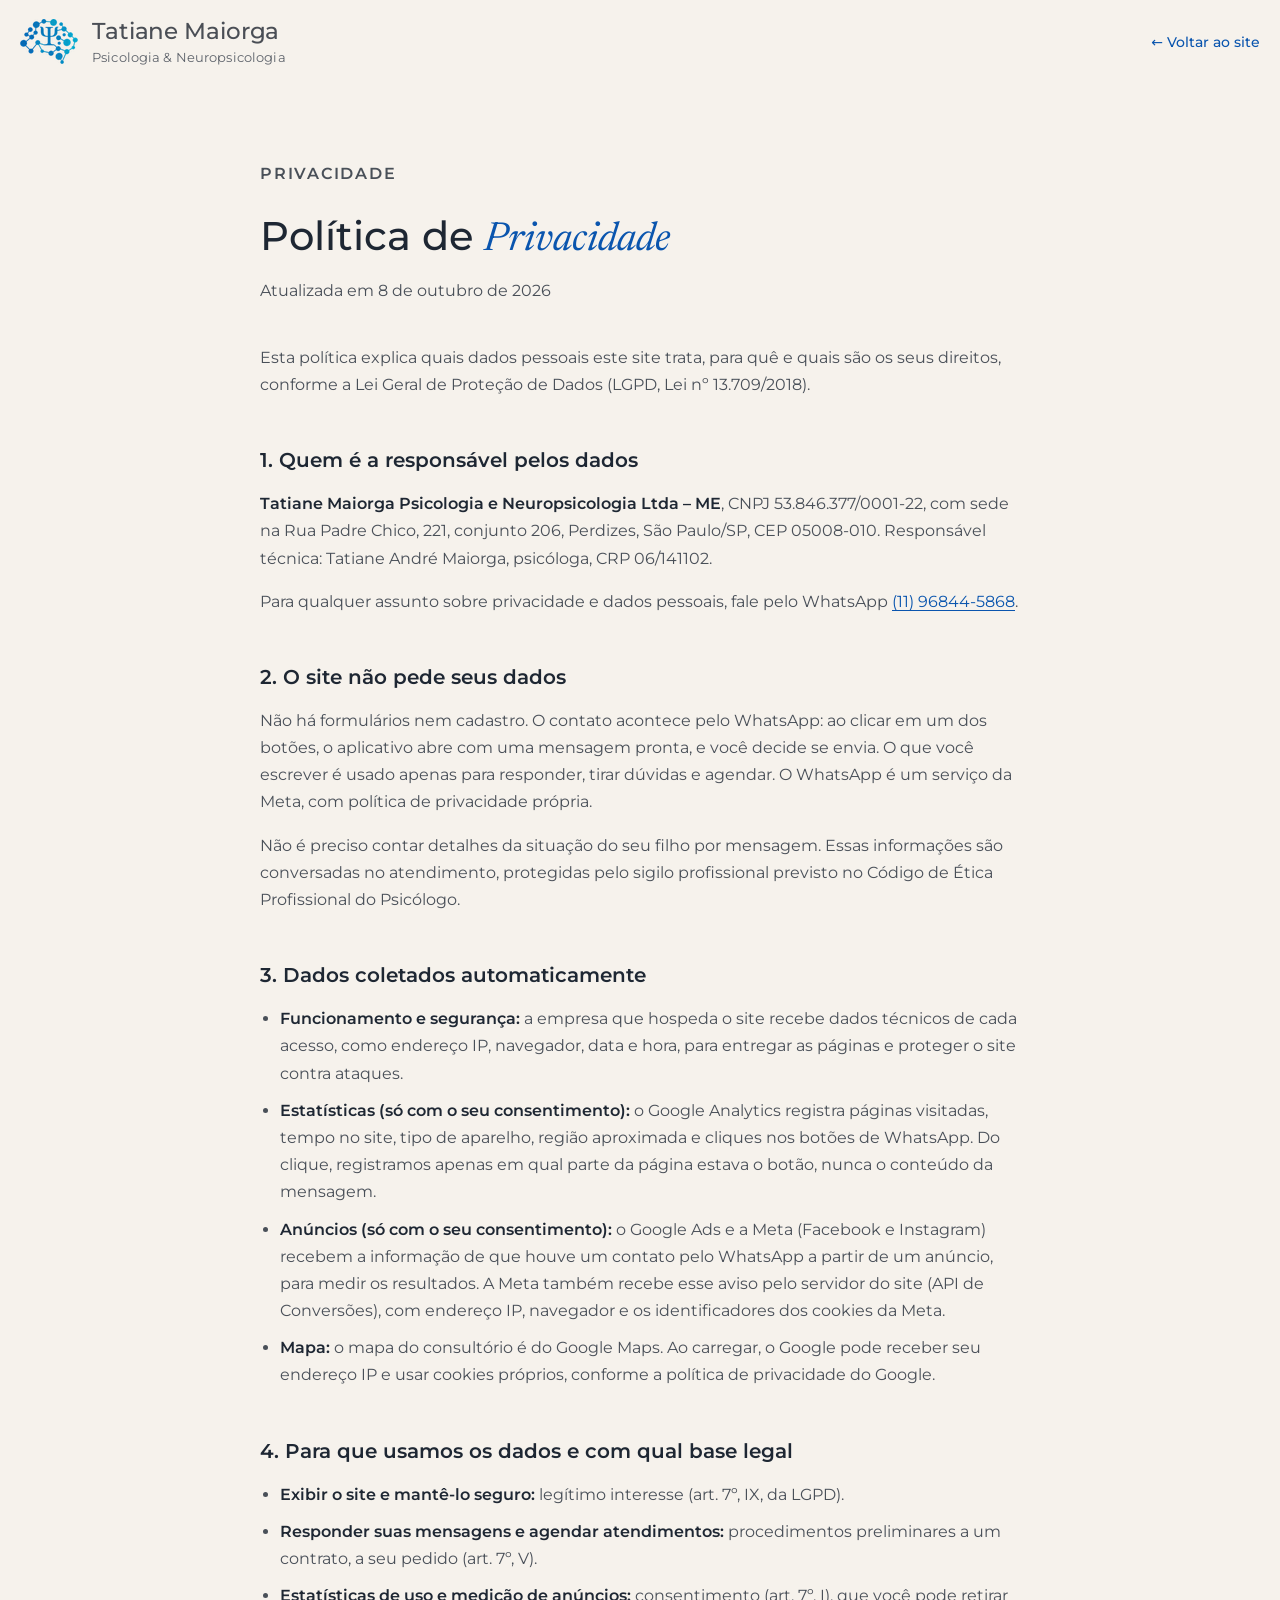
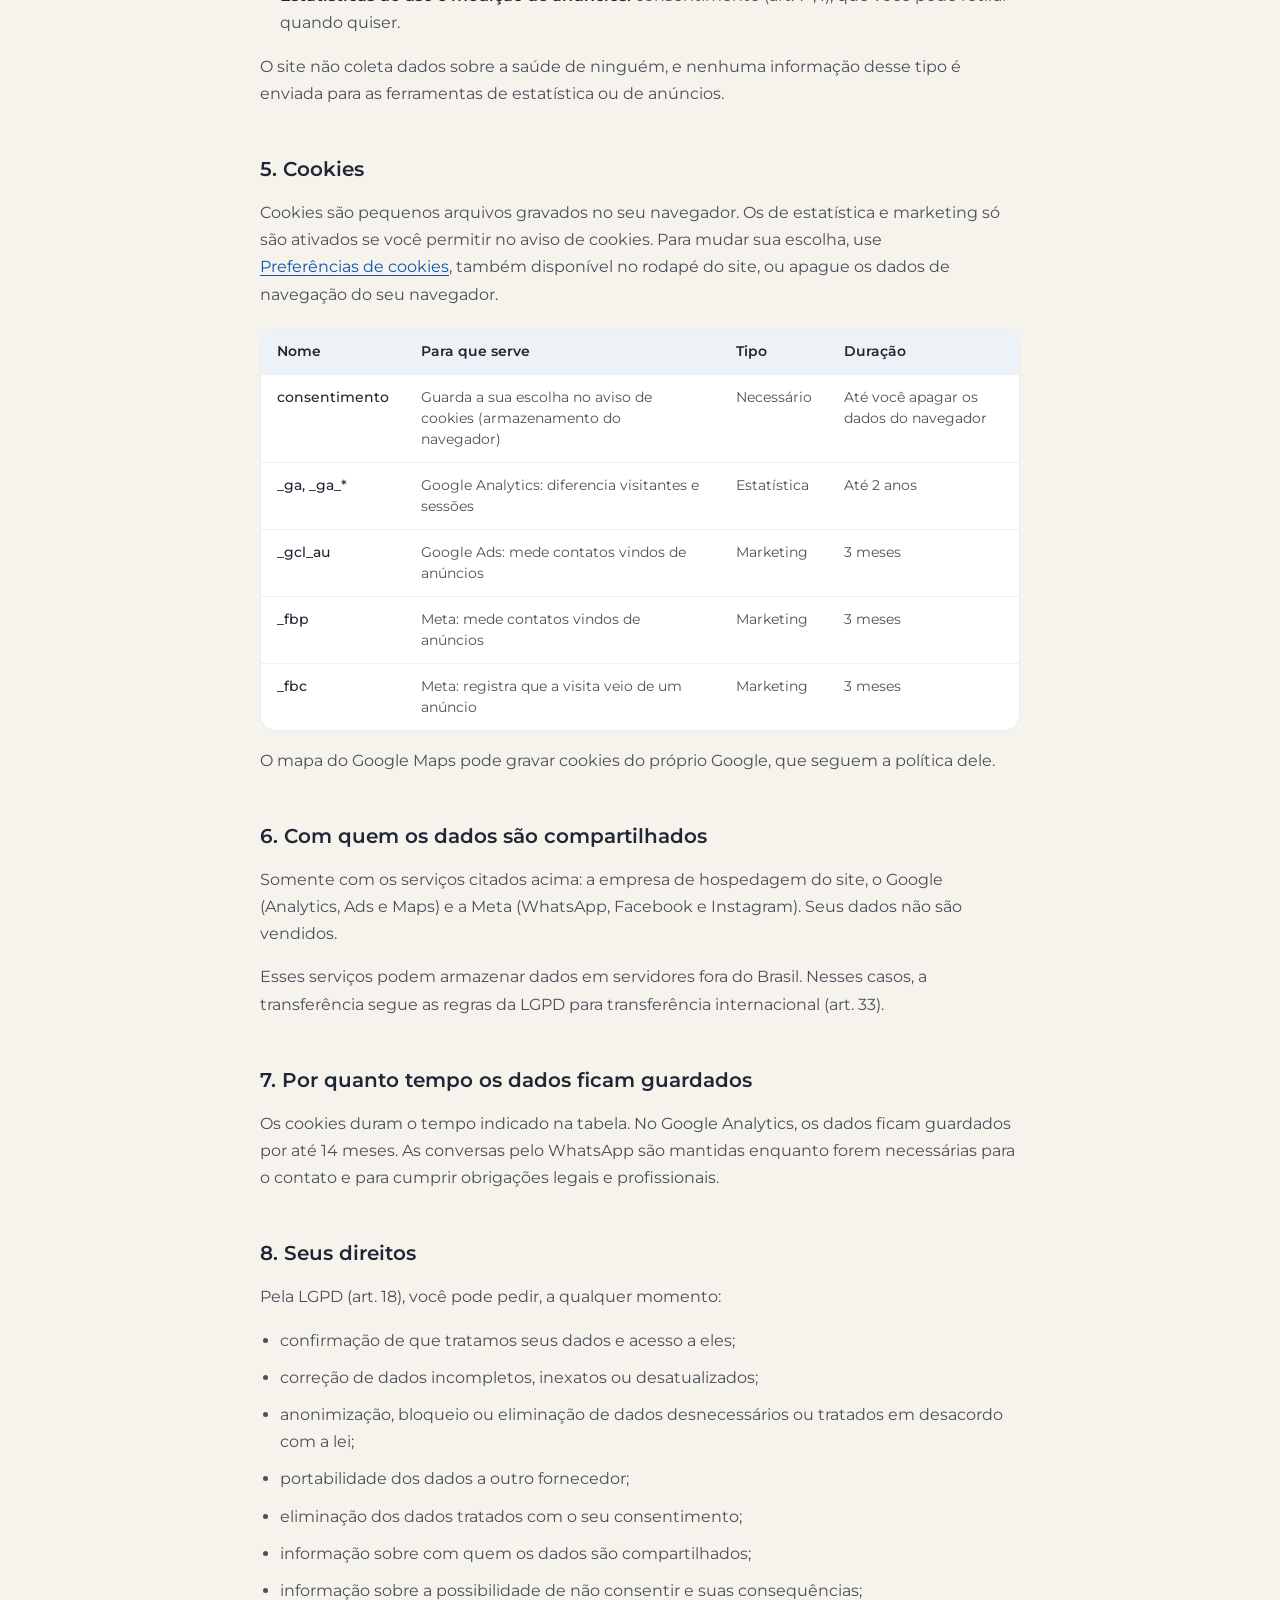
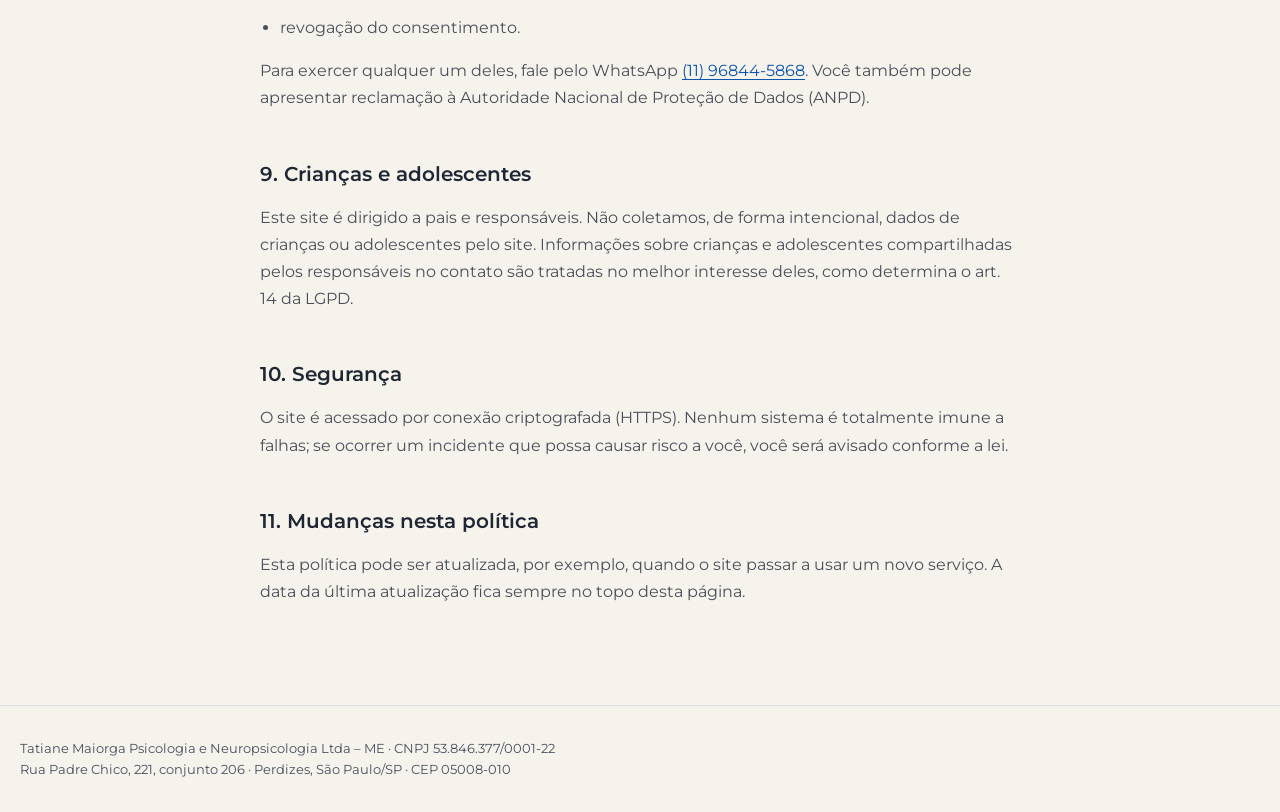
<file: politica-de-privacidade.html>
<!doctype html>
<html lang="pt-BR">
<head>
  <meta charset="utf-8">
  <meta name="viewport" content="width=device-width, initial-scale=1">
  <title>Política de Privacidade — Tatiane Maiorga</title>
  <meta name="description" content="Como o site da psicóloga Tatiane Maiorga trata dados pessoais e cookies, conforme a LGPD.">
  <meta name="robots" content="noindex, follow">
  <link rel="icon" href="favicon.svg" type="image/svg+xml">
  <link rel="icon" href="favicon.ico" sizes="32x32">
  <link rel="apple-touch-icon" href="apple-touch-icon.png">
  <link rel="preload" href="assets/fonts/montserrat-latin.woff2" as="font" type="font/woff2" crossorigin>
  <link rel="preload" href="assets/fonts/newsreader-italic-latin.woff2" as="font" type="font/woff2" crossorigin>
  <link rel="stylesheet" href="style.css">
</head>
<body class="pagina-politica">

  <header class="cabecalho container">
    <a class="logo" href="./" aria-label="Tatiane Maiorga — voltar ao site">
      <img class="logo-simbolo" src="assets/logo-simbolo-58.webp" srcset="assets/logo-simbolo-58.webp 1x, assets/logo-simbolo.webp 2x" alt="" width="58" height="45">
      <span class="logo-texto">
        <span class="logo-nome">Tatiane Maiorga</span>
        <span class="logo-sub">Psicologia &amp; Neuropsicologia</span>
      </span>
    </a>
    <a class="politica-voltar" href="./">← Voltar ao site</a>
  </header>

  <main class="politica container">
    <p class="eyebrow">Privacidade</p>
    <h1 class="titulo-secao">Política de <em>Privacidade</em></h1>
    <p class="politica-data">Atualizada em 8 de outubro de 2026</p>

    <p>Esta política explica quais dados pessoais este site trata, para quê e quais são os seus direitos, conforme a Lei Geral de Proteção de Dados (LGPD, Lei nº 13.709/2018).</p>

    <h2>1. Quem é a responsável pelos dados</h2>
    <p><strong>Tatiane Maiorga Psicologia e Neuropsicologia Ltda – ME</strong>, CNPJ 53.846.377/0001-22, com sede na Rua Padre Chico, 221, conjunto 206, Perdizes, São Paulo/SP, CEP 05008-010. Responsável técnica: Tatiane André Maiorga, psicóloga, CRP 06/141102.</p>
    <p>Para qualquer assunto sobre privacidade e dados pessoais, fale pelo WhatsApp <a href="https://wa.me/5511968445868">(11) 96844-5868</a>.</p>

    <h2>2. O site não pede seus dados</h2>
    <p>Não há formulários nem cadastro. O contato acontece pelo WhatsApp: ao clicar em um dos botões, o aplicativo abre com uma mensagem pronta, e você decide se envia. O que você escrever é usado apenas para responder, tirar dúvidas e agendar. O WhatsApp é um serviço da Meta, com política de privacidade própria.</p>
    <p>Não é preciso contar detalhes da situação do seu filho por mensagem. Essas informações são conversadas no atendimento, protegidas pelo sigilo profissional previsto no Código de Ética Profissional do Psicólogo.</p>

    <h2>3. Dados coletados automaticamente</h2>
    <ul>
      <li><strong>Funcionamento e segurança:</strong> a empresa que hospeda o site recebe dados técnicos de cada acesso, como endereço IP, navegador, data e hora, para entregar as páginas e proteger o site contra ataques.</li>
      <li><strong>Estatísticas (só com o seu consentimento):</strong> o Google Analytics registra páginas visitadas, tempo no site, tipo de aparelho, região aproximada e cliques nos botões de WhatsApp. Do clique, registramos apenas em qual parte da página estava o botão, nunca o conteúdo da mensagem.</li>
      <li><strong>Anúncios (só com o seu consentimento):</strong> o Google Ads e a Meta (Facebook e Instagram) recebem a informação de que houve um contato pelo WhatsApp a partir de um anúncio, para medir os resultados. A Meta também recebe esse aviso pelo servidor do site (API de Conversões), com endereço IP, navegador e os identificadores dos cookies da Meta.</li>
      <li><strong>Mapa:</strong> o mapa do consultório é do Google Maps. Ao carregar, o Google pode receber seu endereço IP e usar cookies próprios, conforme a política de privacidade do Google.</li>
    </ul>

    <h2>4. Para que usamos os dados e com qual base legal</h2>
    <ul>
      <li><strong>Exibir o site e mantê-lo seguro:</strong> legítimo interesse (art. 7º, IX, da LGPD).</li>
      <li><strong>Responder suas mensagens e agendar atendimentos:</strong> procedimentos preliminares a um contrato, a seu pedido (art. 7º, V).</li>
      <li><strong>Estatísticas de uso e medição de anúncios:</strong> consentimento (art. 7º, I), que você pode retirar quando quiser.</li>
    </ul>
    <p>O site não coleta dados sobre a saúde de ninguém, e nenhuma informação desse tipo é enviada para as ferramentas de estatística ou de anúncios.</p>

    <h2>5. Cookies</h2>
    <p>Cookies são pequenos arquivos gravados no seu navegador. Os de estatística e marketing só são ativados se você permitir no aviso de cookies. Para mudar sua escolha, use <a href="./#cookies">Preferências de cookies</a>, também disponível no rodapé do site, ou apague os dados de navegação do seu navegador.</p>
    <div class="politica-tabela">
      <table>
        <thead>
          <tr><th>Nome</th><th>Para que serve</th><th>Tipo</th><th>Duração</th></tr>
        </thead>
        <tbody>
          <tr><td>consentimento</td><td>Guarda a sua escolha no aviso de cookies (armazenamento do navegador)</td><td>Necessário</td><td>Até você apagar os dados do navegador</td></tr>
          <tr><td>_ga, _ga_*</td><td>Google Analytics: diferencia visitantes e sessões</td><td>Estatística</td><td>Até 2 anos</td></tr>
          <tr><td>_gcl_au</td><td>Google Ads: mede contatos vindos de anúncios</td><td>Marketing</td><td>3 meses</td></tr>
          <tr><td>_fbp</td><td>Meta: mede contatos vindos de anúncios</td><td>Marketing</td><td>3 meses</td></tr>
          <tr><td>_fbc</td><td>Meta: registra que a visita veio de um anúncio</td><td>Marketing</td><td>3 meses</td></tr>
        </tbody>
      </table>
    </div>
    <p>O mapa do Google Maps pode gravar cookies do próprio Google, que seguem a política dele.</p>

    <h2>6. Com quem os dados são compartilhados</h2>
    <p>Somente com os serviços citados acima: a empresa de hospedagem do site, o Google (Analytics, Ads e Maps) e a Meta (WhatsApp, Facebook e Instagram). Seus dados não são vendidos.</p>
    <p>Esses serviços podem armazenar dados em servidores fora do Brasil. Nesses casos, a transferência segue as regras da LGPD para transferência internacional (art. 33).</p>

    <h2>7. Por quanto tempo os dados ficam guardados</h2>
    <p>Os cookies duram o tempo indicado na tabela. No Google Analytics, os dados ficam guardados por até 14 meses. As conversas pelo WhatsApp são mantidas enquanto forem necessárias para o contato e para cumprir obrigações legais e profissionais.</p>

    <h2>8. Seus direitos</h2>
    <p>Pela LGPD (art. 18), você pode pedir, a qualquer momento:</p>
    <ul>
      <li>confirmação de que tratamos seus dados e acesso a eles;</li>
      <li>correção de dados incompletos, inexatos ou desatualizados;</li>
      <li>anonimização, bloqueio ou eliminação de dados desnecessários ou tratados em desacordo com a lei;</li>
      <li>portabilidade dos dados a outro fornecedor;</li>
      <li>eliminação dos dados tratados com o seu consentimento;</li>
      <li>informação sobre com quem os dados são compartilhados;</li>
      <li>informação sobre a possibilidade de não consentir e suas consequências;</li>
      <li>revogação do consentimento.</li>
    </ul>
    <p>Para exercer qualquer um deles, fale pelo WhatsApp <a href="https://wa.me/5511968445868">(11) 96844-5868</a>. Você também pode apresentar reclamação à Autoridade Nacional de Proteção de Dados (ANPD).</p>

    <h2>9. Crianças e adolescentes</h2>
    <p>Este site é dirigido a pais e responsáveis. Não coletamos, de forma intencional, dados de crianças ou adolescentes pelo site. Informações sobre crianças e adolescentes compartilhadas pelos responsáveis no contato são tratadas no melhor interesse deles, como determina o art. 14 da LGPD.</p>

    <h2>10. Segurança</h2>
    <p>O site é acessado por conexão criptografada (HTTPS). Nenhum sistema é totalmente imune a falhas; se ocorrer um incidente que possa causar risco a você, você será avisado conforme a lei.</p>

    <h2>11. Mudanças nesta política</h2>
    <p>Esta política pode ser atualizada, por exemplo, quando o site passar a usar um novo serviço. A data da última atualização fica sempre no topo desta página.</p>
  </main>

  <footer class="politica-rodape">
    <div class="container">
      <p>Tatiane Maiorga Psicologia e Neuropsicologia Ltda – ME · CNPJ 53.846.377/0001-22</p>
      <p>Rua Padre Chico, 221, conjunto 206 · Perdizes, São Paulo/SP · CEP 05008-010</p>
    </div>
  </footer>

</body>
</html>
</file>
<file: style.css>
/* ==========================================================================
   Fontes (auto-hospedadas, do Google Fonts — licença SIL Open Font License 1.1)
   Subconjunto "latin": cobre todo o português. Ambas são fontes variáveis.
   ========================================================================== */
@font-face {
  font-family: "Montserrat";
  font-style: normal;
  font-weight: 100 900;
  font-display: block; /* espera a fonte (arquivo local, carrega em ms) em vez de piscar com a fonte reserva */
  src: url("assets/fonts/montserrat-latin.woff2") format("woff2");
  unicode-range: U+0000-00FF, U+0131, U+0152-0153, U+02BB-02BC, U+02C6, U+02DA, U+02DC, U+0304, U+0308, U+0329, U+2000-206F, U+20AC, U+2122, U+2191, U+2193, U+2212, U+2215, U+FEFF, U+FFFD;
}
@font-face {
  font-family: "Newsreader";
  font-style: italic;
  font-weight: 400;
  font-display: block; /* espera a fonte (arquivo local, carrega em ms) em vez de piscar com a fonte reserva */
  src: url("assets/fonts/newsreader-italic-latin.woff2") format("woff2");
  unicode-range: U+0000-00FF, U+0131, U+0152-0153, U+02BB-02BC, U+02C6, U+02DA, U+02DC, U+0304, U+0308, U+0329, U+2000-206F, U+20AC, U+2122, U+2191, U+2193, U+2212, U+2215, U+FEFF, U+FFFD;
}

/* ==========================================================================
   Design tokens
   ========================================================================== */
:root {
  --azul: #0a55ae;
  --ciano: #0898c4;
  --texto: #1e2733;
  --texto-80: rgba(30, 39, 51, 0.8);
  --cinza: #46505e;
  --cinza-logo: #4a4e55;
  --cinza-logo-sub: #5e636b;
  --areia: #f6f2ec;
  --gelo: #edf2f7;
  --azul-gelo: #ebf1f6;
  --borda-botao: #dfe2e6;
  --marinho: #0b2a4f;
  --branco: #fff;

  --grad-cta: linear-gradient(84deg, #0a55ae 1.59%, #1a62b6 33.5%, #4987cd 68.45%, #0d5ab4 99.25%);

  --fonte: "Montserrat", system-ui, sans-serif;
  --fonte-serif: "Newsreader", Georgia, serif;

  --container: 1280px;
  --gutter: 20px;
  --u: 1px; /* escala das composições desktop (1px = Figma) */
}

/* ==========================================================================
   Base
   ========================================================================== */
*, *::before, *::after { box-sizing: border-box; }
* { margin: 0; padding: 0; }
html { scroll-behavior: smooth; }
body {
  font-family: var(--fonte);
  color: var(--texto);
  background: var(--branco);
  -webkit-font-smoothing: antialiased;
  -moz-osx-font-smoothing: grayscale;
  overflow-x: hidden;
}
img { display: block; max-width: 100%; }
a { color: inherit; text-decoration: none; }
ul { list-style: none; }
button { font: inherit; border: 0; background: none; cursor: pointer; }

.container {
  width: min(var(--container), 100% - var(--gutter) * 2);
  margin-inline: auto;
}
/* corta na horizontal as ondas e enfeites mais largos que a tela (sem criar rolagem lateral);
   "clip" mantém a vertical livre e não cria contêiner de rolagem */
main, .fim { overflow-x: clip; }

/* ==========================================================================
   Componentes compartilhados
   ========================================================================== */

/* Botão CTA (gradiente + ícone do WhatsApp) */
.btn-cta {
  display: inline-flex;
  flex-shrink: 0;
  align-items: center;
  gap: 16px;
  padding: 6px 27px 6px 6px;
  border-radius: 999px;
  background: var(--grad-cta);
  box-shadow: 0 0 0 7px var(--borda-botao);
  color: var(--branco);
  font-weight: 700;
  font-size: 18px;
  line-height: 1.4;
  white-space: nowrap;
  transition: filter 0.2s;
}
.btn-cta:hover { filter: brightness(1.08); }
.btn-cta__icone {
  display: grid;
  place-items: center;
  flex: none;
  width: 48px;
  height: 48px;
  border-radius: 50%;
  background: var(--branco);
}
.btn-cta__icone img { width: 24px; height: 24px; }
/* text-box: o Figma mede o texto da altura das maiúsculas até a linha de base */
.btn-cta__texto { text-box: trim-both cap alphabetic; }

/* telas muito estreitas (até 400px): o texto do botão quebra em vez de sair da tela */
@media (max-width: 400px) {
  .btn-cta { max-width: 100%; white-space: normal; }
}

/* Variante clara, usada sobre fundos azuis */
.btn-cta--claro {
  padding-right: 30px;
  background: linear-gradient(#fff, #eef4fb);
  box-shadow: 0 0 0 5px rgba(255, 255, 255, 0.54);
  color: var(--azul);
}
.btn-cta--claro .btn-cta__icone { background: var(--azul); }

/* Reflexo dos botões CTA: faixa de luz a cada 5s (passagem de ~1,2s) */
[data-tm-shine] {
  position: relative;
  overflow: hidden;
}
[data-tm-shine]::after {
  content: "";
  position: absolute;
  top: 0;
  bottom: 0;
  left: 0;
  width: 34%;
  background: linear-gradient(90deg, transparent, rgba(255, 255, 255, 0.42), transparent);
  pointer-events: none;
  transform: translateX(-160%) skewX(-20deg); /* fora do botão durante o atraso */
  animation: tm-shine 5s ease-in-out infinite;
  animation-delay: var(--tm-atraso, 1s);
}
.btn-cta--claro[data-tm-shine]::after {
  background: linear-gradient(90deg, transparent, rgba(10, 85, 174, 0.16), transparent);
}
@keyframes tm-shine {
  0%       { transform: translateX(-160%) skewX(-20deg); }
  24%,100% { transform: translateX(420%) skewX(-20deg); }
}
@media (prefers-reduced-motion: reduce) {
  [data-tm-shine]::after { animation: none !important; display: none; }
}

/* Cabeçalho de seção */
.eyebrow {
  font-weight: 600;
  font-size: 14px;
  line-height: 1.4;
  letter-spacing: 1.75px;
  text-transform: uppercase;
  color: var(--azul);
  text-box: trim-both cap alphabetic;
}
.titulo-secao {
  margin-top: 24px;
  font-weight: 500;
  font-size: 40px;
  line-height: 1.2;
  text-box: trim-both cap alphabetic;
}
.texto-secao {
  font-size: 18px;
  line-height: 1.5;
  color: var(--texto-80);
  text-box: trim-both cap alphabetic;
}
/* trecho em itálico azul dos títulos */
.titulo-secao em { white-space: nowrap; } /* não quebra o destaque entre linhas */
.hero-titulo em,
.titulo-secao em {
  line-height: 1; /* evita que a Newsreader aumente a altura da linha */
  font-family: var(--fonte-serif);
  font-style: italic;
  font-weight: 400;
  color: var(--azul);
}

/* ==========================================================================
   1. Header + Hero
   ========================================================================== */
.topo {
  position: relative;
  overflow: hidden;
  background: var(--areia);
}
/* foto do consultório desfocada ao fundo */
.topo::before {
  content: "";
  position: absolute;
  inset: -12px;
  background: url("assets/hero-fundo.webp") center / cover no-repeat;
  opacity: 0.07;
  filter: blur(5.8px);
  pointer-events: none;
}
/* onda de transição para a próxima seção */
.topo::after {
  content: "";
  position: absolute;
  /* -1px: avança 1px sobre a seção vizinha (mesma cor) para não sobrar uma linha fina
     na emenda quando a borda cai no meio de um pixel (zoom do sistema, larguras quebradas) */
  left: 50%;
  bottom: -1px;
  z-index: 3;
  width: 4617.72px;
  height: 79px;
  translate: -50% 0;
  background: url("assets/onda-hero.svg") 0 0 / 100% 100% no-repeat;
  /* telas mais largas que a onda (ultra-wide, zoom reduzido): a ponta cheia continua até a borda
     com a mesma cor; a curva fica no mesmo lugar do Figma (sombra sobrepõe 1px para não criar linha) */
  box-shadow: -4616.72px 0 0 #ebf1f6, 4616.72px 0 0 #ebf1f6;
  pointer-events: none;
}

/* Header */
.cabecalho {
  position: relative;
  z-index: 10;
  display: flex;
  align-items: center;
  padding-top: 19px;
}
.logo {
  display: flex;
  align-items: center;
  gap: 14px;
  flex: none;
}
.logo-simbolo { width: 58px; height: 45.42px; }
.logo-texto { display: flex; flex-direction: column; gap: 8px; }
.logo-nome {
  font-weight: 500;
  font-size: 23px;
  line-height: 23px;
  letter-spacing: -0.115px;
  color: var(--cinza-logo);
  text-box: trim-both cap alphabetic;
}
.logo-sub {
  font-size: 13px;
  line-height: 13px;
  letter-spacing: 0.13px;
  color: var(--cinza-logo-sub);
  text-box: trim-both cap alphabetic;
}

.nav {
  flex: 1;
  display: flex;
  align-items: center;
  justify-content: space-between;
  padding-left: 168px;
}
.menu {
  display: flex;
  gap: 20px;
  padding: 12px 20px; /* + 1px de borda = 13px/21px (medidas do menu da versão escura) */
  border: 1px solid rgba(10, 85, 174, 0.08);
  border-radius: 10px;
  background: rgba(237, 242, 247, 0.85);
  backdrop-filter: blur(4px);
  font-weight: 500;
  font-size: 14px;
  line-height: 14px;
  white-space: nowrap;
}
.menu a {
  display: block;
  text-box: trim-both cap alphabetic;
  transition: color 0.2s;
}
.menu a:hover { color: var(--azul); }

.btn-agendar {
  display: flex;
  align-items: center;
  gap: 12px;
  height: 50px;
  padding: 0 7px 0 24px;
  border-radius: 999px;
  background: var(--azul);
  color: var(--branco);
  font-weight: 600;
  font-size: 15px;
  line-height: 15px;
  white-space: nowrap;
  transition: filter 0.2s;
}
.btn-agendar:hover { filter: brightness(1.12); }
.btn-agendar__icone {
  display: grid;
  place-items: center;
  width: 36px;
  height: 36px;
  border-radius: 50%;
  background: var(--branco);
}
.btn-agendar__icone img { width: 20.39px; height: 20.39px; }

.menu-toggle {
  display: none;
  flex-direction: column;
  align-items: center;
  justify-content: center;
  gap: 2px;
  width: 35.9px;
  height: 35.9px;
  margin-left: auto;
  border-radius: 8.2px;
  background: var(--azul);
}
.menu-toggle span {
  width: 19.95px;
  height: 3px;
  border-radius: 1px;
  background: var(--branco);
}

/* Hero */
.hero {
  position: relative;
  height: 766px; /* 835 do Figma menos os 69 do header */
}
.hero-conteudo {
  position: relative;
  z-index: 2;
  width: 630px;
  padding-top: 140px;
}
.hero-eyebrow {
  display: flex;
  align-items: center;
  gap: 10px;
  font-weight: 500;
  font-size: 14px;
  line-height: 1.4;
  color: var(--cinza);
  white-space: nowrap;
}
.hero-eyebrow span { text-box: trim-both cap alphabetic; }
.hero-eyebrow__sep {
  width: 1.24px;
  height: 13.1px;
  background: var(--ciano);
}
.hero-titulo {
  margin-top: 24px;
  font-weight: 500;
  font-size: 50px;
  line-height: 1.2;
  text-box: trim-both cap alphabetic;
}
.hero-sub {
  width: 506px;
  margin-top: 40px;
  font-size: 18px;
  line-height: 1.5;
  color: var(--texto-80);
  text-box: trim-both cap alphabetic;
}
.hero-conteudo .btn-cta { margin-top: 40px; }

/* Composição da foto: medidas do Figma multiplicadas por --u */
.hero-visual {
  position: absolute;
  right: calc(-11.04 * var(--u));
  bottom: calc(-3.67 * var(--u));
  width: calc(668 * var(--u));
  height: calc(711.33 * var(--u));
}
.hero-anel {
  position: absolute;
  inset: 0 0 auto;
  height: calc(668 * var(--u));
  border: max(1.044 * var(--u), 0.5px) dashed rgba(10, 85, 174, 0.28);
  border-radius: 50%;
}
.hero-foto {
  position: absolute;
  left: calc(35.49 * var(--u));
  top: calc(35.49 * var(--u));
  width: calc(597.03 * var(--u));
  height: calc(597.03 * var(--u));
  max-width: none;
  border-radius: 50%;
  object-fit: cover;
}
.hero-recorte {
  position: absolute;
  left: calc(35.5 * var(--u));
  top: calc(-34.67 * var(--u));
  width: calc(597.03 * var(--u));
  height: calc(746 * var(--u));
  max-width: none;
}
.hero-badge {
  --tam: 66.8;
  --icone: 31.31px;
  position: absolute;
  display: grid;
  place-items: center;
  width: calc(var(--tam) * var(--u));
  height: calc(var(--tam) * var(--u));
  border-radius: calc(20.875 * var(--u));
  background: var(--branco);
  box-shadow: 0 calc(14.613 * var(--u)) calc(15.656 * var(--u)) rgba(11, 42, 79, 0.12);
}
.hero-badge img { width: var(--icone); height: var(--icone); }
.hero-badge--cerebro  { left: calc(32.36 * var(--u));  top: calc(101.24 * var(--u)); }
.hero-badge--conversa { left: calc(611.64 * var(--u)); top: calc(192.05 * var(--u)); }
.hero-badge--quebra   { left: 0; top: calc(457.16 * var(--u)); --tam: 58.45; --icone: 27.14px; }

.hero-selos {
  position: absolute;
  right: 0;
  bottom: 67px;
  z-index: 4;
  display: flex;
  flex-direction: column;
  align-items: flex-end;
  gap: 10px;
}
.selo {
  display: flex;
  align-items: center;
  gap: 12px;
  padding: 12px 18px 12px 12px;
  border-radius: 16px;
  background: rgba(255, 255, 255, 0.86);
  backdrop-filter: blur(5.8px);
}
.selo__icone {
  display: grid;
  place-items: center;
  flex: none;
  width: 40px;
  height: 40px;
  border-radius: 12px;
  background: var(--gelo);
}
.selo__icone img { width: 21px; height: 21px; }
.selo__texto {
  font-size: 14px;
  line-height: 1.4;
  color: var(--cinza);
  white-space: nowrap;
  text-box: trim-both cap alphabetic;
}
.selo__texto strong {
  display: block;
  font-weight: 600;
  color: var(--texto);
}

/* Desktop estreito: o hero encolhe na proporção do container */
@media (min-width: 1024px) and (max-width: 1319px) {
  :root { --u: calc((100vw - 40px) / 1280); }
  .nav { padding-left: 32px; }
  .hero-conteudo { width: calc(630 * var(--u)); }
  .hero-titulo { font-size: calc(50 * var(--u)); }
  .hero-sub { width: max(420px, 506 * var(--u)); font-size: max(16px, 18 * var(--u)); }
}

/* Tablet e mobile: layout empilhado (Figma mobile 420px) */
@media (max-width: 1023px) {
  .topo { --u: 0.4718px; }
  .topo::after {
    width: 1827.62px;
    height: 33px;
    background-image: url("assets/onda-hero-mobile.svg");
    box-shadow: none;
  }

  .cabecalho { padding-top: 17px; }
  .logo { gap: 10px; }
  .logo-texto { gap: 6px; }
  .logo-nome { font-size: 17px; line-height: 17px; letter-spacing: -0.085px; }
  .logo-sub { font-size: 10px; line-height: 10px; letter-spacing: 0.1px; }
  .menu-toggle { display: flex; }
  .nav {
    display: none;
    position: absolute;
    top: calc(100% + 12px);
    left: 0;
    right: 0;
    flex-direction: column;
    align-items: stretch;
    gap: 16px;
    padding: 16px;
    border-radius: 16px;
    background: var(--branco);
    box-shadow: 0 14px 32px rgba(11, 42, 79, 0.12);
  }
  .cabecalho.aberto .nav { display: flex; }
  .menu {
    flex-direction: column;
    gap: 0;
    padding: 0;
    border: 0;
    background: none;
    backdrop-filter: none;
    font-size: 16px;
  }
  .menu a { padding: 14px 4px; text-box: none; }
  .btn-agendar { justify-content: space-between; }

  .hero {
    height: auto;
    display: flex;
    flex-direction: column;
    align-items: center;
  }
  .hero-conteudo {
    width: 100%;
    max-width: 560px;
    padding-top: 70.6px;
    display: flex;
    flex-direction: column;
    align-items: center;
    text-align: center;
  }
  .hero-eyebrow { gap: 7px; font-size: 12px; }
  /* linhas com o itálico de 34px ditam a altura (34 × 1.2) */
  .hero-titulo { font-size: 28px; line-height: calc(40.8 / 28); }
  .hero-titulo em { font-size: calc(34em / 28); }
  .hero-sub { width: auto; margin-top: 32px; font-size: 16px; }
  .hero-conteudo .btn-cta { margin-top: 32px; }

  .hero-visual {
    position: relative;
    right: auto;
    bottom: auto;
    flex: none;
    margin: 65.5px 0 -4.2px;
  }
  .hero-badge { --icone: 21.7px; }
  .hero-badge--quebra { --icone: 21.7px; }
  .hero-selos { display: none; }
}

@media (min-width: 600px) and (max-width: 1023px) {
  .topo { --u: 0.62px; }
}

/* ==========================================================================
   2. Dores
   ========================================================================== */
.dores {
  position: relative;
  padding: 80px 0;
  background: url("data:image/svg+xml;utf8,<svg viewBox='0 0 1920 978' xmlns='http://www.w3.org/2000/svg' preserveAspectRatio='none'><rect width='100%' height='100%' fill='url(%23g)'/><defs><radialGradient id='g' gradientUnits='userSpaceOnUse' cx='0' cy='0' r='10' gradientTransform='matrix(-96 87.131 -171.05 -183.93 960 80.512)'><stop stop-color='%23edf2f7'/><stop offset='1' stop-color='%23e9f0f6'/></radialGradient></defs></svg>") 0 0 / 100% 100%;
  background-color: #e9f0f6; /* cor da borda do degradê, por baixo da imagem (evita linha clara na emenda) */
}
/* onda de transição para "Como funciona" */
.dores::after {
  content: "";
  position: absolute;
  left: 50%;
  bottom: -1px; /* ver nota da onda do hero */
  width: 3267.5px;
  height: 45px;
  translate: -50% 0;
  background: url("assets/onda-dores.svg") 0 0 / 100% 100% no-repeat;
  box-shadow: -3266.5px 0 0 #f6f2ec, 3266.5px 0 0 #f6f2ec; /* ver nota da onda do hero */
  pointer-events: none;
}

.cabecalho-duplo {
  display: flex;
  align-items: flex-end;
  gap: 36px;
}
.cabecalho-duplo > div { flex: 1; }
.cabecalho-duplo .texto-secao { flex: none; width: 506px; }

.dores-cards {
  display: flex;
  flex-direction: column;
  gap: 20px;
  margin-top: 40px;
}
.dores-linha {
  display: grid;
  grid-template-columns: 738fr 522fr;
  gap: 20px;
}
.dores-linha--3 { grid-template-columns: repeat(3, 1fr); }

.card-dor {
  display: flex;
  flex-direction: column;
  align-items: flex-start;
  gap: 20px;
  padding: 32px;
  border-radius: 22px;
  background: var(--branco);
  box-shadow: 0 1px 1px rgba(30, 39, 51, 0.04);
}
.card-dor__icone { width: 52px; height: 52px; padding: 9px; }
.card-dor h3 {
  font-weight: 600;
  font-size: 18px;
  line-height: 1.4;
  text-transform: uppercase;
  color: var(--azul);
  text-box: trim-both cap alphabetic;
}
.card-dor p {
  font-size: 16px;
  line-height: 1.5;
  color: var(--texto-80);
  text-box: trim-both cap alphabetic;
}
.card-dor__rodape { position: relative; }
.card-dor__rodape button {
  display: flex;
  align-items: center;
  gap: 10px;
  font-weight: 500;
  font-size: 14px;
  line-height: 12.5px;
  color: var(--azul);
  white-space: nowrap;
}
.card-dor__rodape img { width: 18px; height: 18px; }
.card-dor__rodape button span { text-box: trim-both cap alphabetic; }

/* Tooltip "O que os pais dizem" (abre via .aberta, controlado no script.js) */
.dica {
  position: absolute;
  left: -10px;
  bottom: calc(100% + 12px);
  z-index: 10;
  width: 250px;
  padding: 16px 18px;
  border-radius: 16px;
  background: var(--marinho);
  box-shadow: 0 18px 36px -16px rgba(11, 42, 79, 0.55);
  font-family: var(--fonte-serif);
  font-style: italic;
  font-weight: 400;
  font-size: 19px;
  line-height: 1.35;
  color: var(--branco);
  pointer-events: none;
  visibility: hidden;
  opacity: 0;
  translate: 0 6px;
  /* ao fechar, esconde só depois do fade */
  transition: opacity 0.2s ease, translate 0.2s ease, visibility 0s linear 0.2s;
}
.dica::after {
  content: "";
  position: absolute;
  left: 18px;
  bottom: -6px;
  width: 14px;
  height: 14px;
  border-radius: 2px;
  background: var(--marinho);
  rotate: 45deg;
}
.card-dor__rodape.aberta .dica {
  visibility: visible;
  opacity: 1;
  translate: 0 0;
  transition: opacity 0.25s ease-out, translate 0.25s ease-out, visibility 0s;
}
@media (prefers-reduced-motion: reduce) {
  .dica { transition: none !important; translate: none; }
}

.dores-faixa {
  display: flex;
  align-items: center;
  justify-content: space-between;
  gap: 24px;
  margin-top: 40px;
  padding: 32px;
  border-radius: 24px;
  background: linear-gradient(121.57deg, #0f4c8f 0%, #0b3b73 50%, #082c57 100%);
}
.dores-faixa p {
  flex: 0 1 556px;
  font-size: 18px;
  line-height: 1.5;
  color: rgba(255, 255, 255, 0.8);
  text-box: trim-both cap alphabetic;
}
.dores-faixa em {
  font-family: var(--fonte-serif);
  font-size: 24px;
  color: #8fd3ee;
}

@media (max-width: 1023px) {
  .titulo-secao { font-size: 28px; }
  /* a linha com o itálico de 34px fica mais alta, como no Figma */
  .titulo-secao em { font-size: calc(34em / 28); line-height: 1.56; }
  .texto-secao { font-size: 16px; }

  .dores {
    padding: 100px 0 60px;
    background-image: url("data:image/svg+xml;utf8,<svg viewBox='0 0 420 1841' xmlns='http://www.w3.org/2000/svg' preserveAspectRatio='none'><rect width='100%' height='100%' fill='url(%23g)'/><defs><radialGradient id='g' gradientUnits='userSpaceOnUse' cx='0' cy='0' r='10' gradientTransform='matrix(-21 164.02 -37.418 -346.22 210 151.56)'><stop stop-color='%23edf2f7'/><stop offset='1' stop-color='%23e9f0f6'/></radialGradient></defs></svg>");
  }
  .dores::after { display: none; }
  .cabecalho-duplo { flex-direction: column; align-items: stretch; }
  .cabecalho-duplo .texto-secao { width: auto; }
  .dores-cards { margin-top: 36px; }
  .dores-linha,
  .dores-linha--3 { grid-template-columns: 1fr; }
  .card-dor { padding: 20px; }

  .dores-faixa {
    flex-direction: column;
    gap: 25px;
    margin-top: 36px;
    padding: 28px 20px;
    text-align: center;
    background: linear-gradient(96.76deg, #0f4c8f 0%, #0b3b73 50%, #082c57 100%);
  }
  .dores-faixa p { flex: none; font-size: 16px; }
  .dores-faixa em { font-size: 20px; line-height: 1.4; }
}

/* ==========================================================================
   3. Como Funciona
   ========================================================================== */
.como-funciona {
  position: relative;
  padding: 82px 0 84px;
  background: var(--areia);
}
/* onda de transição para "Para cada fase" (só sobe do lado esquerdo) */
.como-funciona::after {
  content: "";
  position: absolute;
  left: calc(50% - 1522px);
  bottom: -1px; /* ver nota da onda do hero */
  width: 2426.5px;
  height: 45px;
  background: url("assets/onda-como-funciona.svg") 0 0 / 100% 100% no-repeat;
  box-shadow: -2425.5px 0 0 var(--branco); /* ver nota da onda do hero */
  pointer-events: none;
}
.como-funciona .container {
  position: relative;
  z-index: 1;
  display: flex;
  align-items: flex-start;
}

.cf-foto {
  position: relative;
  flex: none;
  width: calc(521.66 * var(--u));
  height: calc(780 * var(--u));
}
/* moldura azul atrás da foto */
.cf-foto::before {
  content: "";
  position: absolute;
  left: 0;
  top: calc(229 * var(--u));
  width: calc(351 * var(--u));
  height: calc(551 * var(--u));
  border-radius: 28px;
  background: #dce7f2;
}
.cf-foto img {
  position: absolute;
  left: calc(32 * var(--u));
  top: 0;
  width: calc(489.66 * var(--u));
  height: calc(748 * var(--u));
  max-width: none;
  border-radius: 28px;
  background: #e9e2d8;
  object-fit: cover;
}

.cf-conteudo {
  flex: 0 1 630px;
  min-width: 0;
  margin: 15px 0 0 calc(128.34 * var(--u));
}
.cf-conteudo .eyebrow,
.cf-conteudo .titulo-secao,
.cf-conteudo > .texto-secao { max-width: 522px; }
.cf-conteudo .titulo-secao { margin-top: 28px; }
/* itálico maior (45px): a linha cresce como no Figma */
.cf-conteudo .titulo-secao em { font-size: 45px; line-height: 1.5; }
.cf-conteudo > .texto-secao { max-width: 506px; margin-top: 40px; }

.etapas {
  margin-top: 40px;
  max-width: 591px;
  list-style: none;
}
.etapa {
  --sombra-numero: var(--azul);
  position: relative;
  display: flex;
  align-items: flex-start;
  gap: 37px;
}
.etapa--2 { --sombra-numero: #0b76ba; }
/* linha que liga os números */
.etapa:not(:last-child)::before {
  content: "";
  position: absolute;
  left: 23px;
  top: 48px;
  bottom: 0;
  width: 2px;
  background: var(--azul);
}
/* a linha vai sendo preenchida conforme o scroll, medida pelo meio da tela
   (navegadores sem suporte mostram a linha cheia, como no Figma) */
@supports (animation-timeline: view()) {
  .etapa {
    view-timeline: --etapa block;
    view-timeline-inset: 50% 50%;
  }
  .etapa:not(:last-child)::before {
    background: linear-gradient(var(--azul), var(--azul)) 0 0 / 100% 0% no-repeat rgba(10, 85, 174, 0.15);
    animation: preencher-linha linear both;
    animation-timeline: --etapa;
    animation-range: cover 48px cover 100%;
  }
}
@keyframes preencher-linha { to { background-size: 100% 100%; } }
.etapa__numero {
  position: relative;
  z-index: 1;
  flex: none;
  width: 48px;
  height: 48px;
  padding-top: 15px;
  border-radius: 10px;
  background: var(--azul);
  box-shadow: 0 0 0 7px rgba(10, 85, 174, 0.08), 0 10px 20px -10px var(--sombra-numero);
  font-weight: 600;
  font-size: 17px;
  line-height: 17px;
  text-align: center;
  color: var(--branco);
}
.etapa__conteudo {
  flex: 1;
  padding-bottom: 32px;
  line-height: 1.5;
}
.etapa:last-child .etapa__conteudo { padding-bottom: 0; }
.etapa__rotulo {
  font-weight: 600;
  font-size: 11px;
  letter-spacing: 1.54px;
  text-transform: uppercase;
  color: var(--ciano);
  text-box: trim-both cap alphabetic;
}
.etapa h3 {
  margin-top: 20px;
  font-weight: 600;
  font-size: 19px;
  line-height: 1.5;
  text-box: trim-both cap alphabetic;
}
.etapa__texto {
  margin-top: 24px;
  font-size: 15.5px;
  color: var(--texto-80);
  text-box: trim-both cap alphabetic;
}

.cf-rodape {
  display: flex;
  flex-wrap: wrap;
  align-items: center;
  gap: 20px;
  margin-top: 40px;
}
.cf-apoio {
  font-size: 16px;
  line-height: 1.5;
  color: var(--texto-80);
  white-space: nowrap;
  text-box: trim-both cap alphabetic;
}
.cf-apoio span { display: block; }

@media (max-width: 1023px) {
  .como-funciona { padding: 60px 0; }
  .como-funciona::after { display: none; }
  .como-funciona .container { flex-direction: column; align-items: stretch; gap: 40px; }

  .cf-foto { width: auto; height: 418.84px; margin-left: -1px; }
  .cf-foto::before {
    top: 16.41px;
    width: 67.3%;
    height: 402.43px;
    border-radius: 20.45px;
  }
  .cf-foto img {
    left: auto;
    right: 0;
    width: calc(100% - 20px);
    height: 400px;
    border-radius: 20.45px;
    object-position: 50% 50%;
  }

  .cf-conteudo { flex: none; margin: 0; }
  .cf-conteudo .titulo-secao em { font-size: calc(34em / 28); line-height: 1.56; }
  .cf-conteudo > .texto-secao { margin-top: 36px; }

  .etapas { margin-top: 36px; }
  .etapa { gap: 24px; }
  .etapa h3 { font-size: 16px; }
  .etapa__texto { margin-top: 20px; font-size: 14px; }

  .cf-rodape { flex-direction: column; align-items: flex-start; margin-top: 36px; }
  .cf-apoio { font-size: 14px; white-space: normal; }
  .cf-apoio span { display: inline; }
  .cf-apoio span + span::before { content: "- "; }
}

/* ==========================================================================
   4. Para Cada Fase
   ========================================================================== */
.fases {
  position: relative;
  z-index: 1;           /* cantos arredondados ficam por cima da próxima seção */
  margin-bottom: -55px; /* e avançam 55px sobre ela, como no Figma */
  padding: 80px 0 83px;
  border-radius: 0 0 40px 40px;
  background: var(--branco);
}
.fases .container {
  display: flex;
  flex-direction: column;
  align-items: center;
}
.fases-cabecalho {
  display: flex;
  flex-direction: column;
  align-items: center;
  text-align: center;
}
.fases-cabecalho .titulo-secao em { font-size: 44px; }
.fases-cabecalho .texto-secao { width: 506px; max-width: 100%; margin-top: 36px; }

.fases-cards {
  display: grid;
  grid-template-columns: repeat(3, 1fr);
  gap: 20px;
  width: 100%;
  margin-top: 40px;
}
.card-fase {
  --curva: cubic-bezier(0.2, 0.7, 0.2, 1);
  display: flex;
  flex-direction: column;
  overflow: hidden;
  border-radius: 20px;
  background: #f7f4ef;
  transition: transform 0.3s var(--curva), box-shadow 0.3s ease;
}
@media (hover: hover) and (min-width: 1024px) {
  .card-fase:hover {
    transform: translateY(-4px);
    box-shadow: 0 14px 28px -22px rgba(11, 42, 79, 0.18);
  }
}
.card-fase__foto {
  position: relative;
  display: flex;
  align-items: flex-end;
  flex: 1 0 265px; /* cresce para ocupar a sobra do card, sem deixar vão */
  margin: 10px 10px 0;
  padding: 20px;
  overflow: hidden;
  border-radius: 20px;
  transition: flex-basis 0.45s var(--curva);
}
.card-fase.aberto .card-fase__foto { flex-basis: 112px; }
.card-fase__foto > img {
  position: absolute;
  inset: 0;
  width: 100%;
  height: 100%;
  object-fit: cover;
}
.card-fase__selos {
  position: relative;
  display: flex;
  align-items: center;
  justify-content: space-between;
  width: 100%;
}
.card-fase__icone {
  display: grid;
  place-items: center;
  width: 52px;
  height: 52px;
  border-radius: 16px;
  background: rgba(255, 255, 255, 0.92);
  backdrop-filter: blur(4px);
}
.card-fase__icone img { width: 34px; height: 34px; }
.card-fase__etiqueta {
  padding: 9px 14px;
  border-radius: 999px;
  background: rgba(255, 255, 255, 0.92);
  backdrop-filter: blur(4px);
  box-shadow: 0 6px 16px -8px rgba(11, 42, 79, 0.35);
  font-weight: 600;
  font-size: 12px;
  line-height: 1.2;
  letter-spacing: 1.32px;
  text-transform: uppercase;
  white-space: nowrap;
  text-box: trim-both cap alphabetic;
}

.card-fase__conteudo {
  flex: 1;
  display: flex;
  flex-direction: column;
  gap: 24px;
  padding: 24px 20px;
}
.card-fase h3 {
  font-family: var(--fonte-serif);
  font-style: italic;
  font-weight: 400;
  font-size: 32px;
  line-height: 1.2;
  color: var(--azul);
  text-box: trim-both cap alphabetic;
}
.card-fase__sub {
  font-weight: 600;
  font-size: 16px;
  line-height: 1.5;
  text-box: trim-both cap alphabetic;
}
.card-fase__tags {
  display: flex;
  flex-wrap: wrap;
  gap: 10px;
  max-width: 372px; /* quebra as tags nas mesmas linhas do Figma */
  list-style: none;
}
.card-fase__tags li {
  padding: 9px 13px;
  border-radius: 99px;
  background: var(--branco);
  font-size: 14px;
  line-height: 1.5;
  color: var(--texto-80);
  white-space: nowrap;
  text-box: trim-both cap alphabetic;
}
/* "Como o atendimento acontece": abre/fecha (classe .aberto no script.js) */
.card-fase__mais {
  margin-top: auto; /* alinha os blocos quando os cards têm alturas diferentes */
  padding: 14px 16px;
  border-radius: 14px;
  background: var(--branco);
}
.card-fase__toggle {
  display: flex;
  align-items: center;
  justify-content: space-between;
  gap: 8px;
  width: 100%;
  font-weight: 600;
  font-size: 11.5px;
  line-height: 1.4;
  letter-spacing: 0.12em;
  text-transform: uppercase;
  text-align: left;
  color: var(--azul);
}
.card-fase__sinal {
  display: grid;
  place-items: center;
  flex: none;
  width: 28px;
  height: 28px;
  border-radius: 50%;
  background: var(--branco);
  color: var(--azul);
  transition: rotate 0.25s ease, background-color 0.25s ease, color 0.25s ease;
}
.card-fase__sinal svg { width: 16px; height: 16px; fill: currentColor; }
.card-fase.aberto .card-fase__sinal { rotate: 45deg; background: var(--azul); color: var(--branco); }

.card-fase__painel {
  display: grid;
  grid-template-rows: 0fr;
  opacity: 0;
  visibility: hidden;
  transition: grid-template-rows 0.45s var(--curva), opacity 0.4s ease, visibility 0s linear 0.45s;
}
.card-fase.aberto .card-fase__painel {
  grid-template-rows: 1fr;
  opacity: 1;
  visibility: visible;
  transition: grid-template-rows 0.45s var(--curva), opacity 0.4s ease, visibility 0s;
}
.card-fase__painel > div { min-height: 0; overflow: hidden; }
.card-fase__painel p {
  padding-top: 10px;
  font-size: 15.5px;
  line-height: 1.6;
  color: var(--cinza);
}

@media (prefers-reduced-motion: reduce) {
  .card-fase,
  .card-fase__foto,
  .card-fase__painel,
  .card-fase__sinal { transition: none !important; }
}

.fases .btn-cta { margin-top: 40px; }

@media (max-width: 1023px) {
  .fases {
    margin-bottom: -60px;
    padding: 60px 0;
  }
  .fases-cabecalho .titulo-secao em { font-size: calc(34em / 28); }
  .fases-cabecalho .texto-secao { width: auto; }

  /* carrossel horizontal, de borda a borda da tela */
  .fases-cards {
    display: flex;
    align-self: stretch;
    width: auto;
    margin: 36px calc(var(--gutter) * -1) 0;
    padding-inline: var(--gutter);
    overflow-x: auto;
    scroll-snap-type: x mandatory;
    scroll-padding-inline: var(--gutter);
    scrollbar-width: none;
  }
  .fases-cards::-webkit-scrollbar { display: none; }
  .card-fase {
    flex: none;
    width: 319.36px;
    border-radius: 15.465px;
    scroll-snap-align: start;
  }
  .card-fase__foto {
    flex-basis: 204.91px;
    margin: 7.733px 7.733px 0;
    padding: 15.465px;
    border-radius: 15.465px;
  }
  .card-fase__etiqueta {
    padding: 6.959px 10.826px;
    backdrop-filter: blur(3.09px);
    box-shadow: 0 4.64px 12.37px -6.19px rgba(11, 42, 79, 0.35);
    letter-spacing: 1.02px;
  }
  .card-fase__conteudo { gap: 18.558px; padding: 18.558px 15.465px; }
  .card-fase h3 { font-size: 24px; }
  .card-fase__sub { font-size: 14px; }
  .card-fase__tags { gap: 7.733px; max-width: none; }
  .card-fase__tags li { padding: 6.959px 10.052px; font-size: 12px; }
  /* bloco que expande na escala dos cards mobile do Figma (×0,773),
     assim o texto aberto ocupa o espaço que a foto libera e a página não pula */
  .card-fase__mais { padding: 10.83px 12.37px; border-radius: 10.83px; }
  .card-fase__toggle { font-size: 9.28px; letter-spacing: 1.07px; }
  .card-fase__sinal { width: 21.65px; height: 21.65px; }
  .card-fase__sinal svg { width: 12.37px; height: 12.37px; }
  .card-fase__painel p { padding-top: 7.73px; font-size: 12px; }

  .so-desktop { display: none; }
  .fases .btn-cta { margin-top: 36px; }
}

/* ==========================================================================
   5. Família no Processo
   ========================================================================== */
.familia {
  position: relative;
  padding: 134px 0 80px;
  background:
    url("data:image/svg+xml;utf8,<svg viewBox='0 0 2056.4 829' xmlns='http://www.w3.org/2000/svg' preserveAspectRatio='none'><rect width='100%' height='100%' fill='url(%23g)'/><defs><radialGradient id='g' gradientUnits='userSpaceOnUse' cx='0' cy='0' r='10' gradientTransform='matrix(-75.242 76.795 -127.79 -125.2 1780.6 61.051)'><stop stop-color='rgba(246,242,236,0.5)'/><stop offset='1' stop-color='rgba(246,242,236,0.92549)'/></radialGradient></defs></svg>") 50% 0 / 2056.4px 100% no-repeat,
    linear-gradient(var(--branco), var(--branco)) 50% 0 / 2056.4px 100% no-repeat, /* o degradê é translúcido sobre branco */
    #f7f3ed; /* fora dos 2056px (telas muito largas): cor da borda do degradê */
}
/* retrato da Tatiane em tons de cinza, bem apagado, à esquerda */
.familia::before {
  content: "";
  position: absolute;
  left: -223.14px;
  top: 0;
  width: 790px;
  height: 829px;
  background: url("assets/familia-retrato.webp") 0 0 / 100% 100% no-repeat;
  pointer-events: none;
}
.familia .container {
  position: relative;
  display: flex;
  align-items: flex-start;
  justify-content: space-between;
  gap: 40px;
}

.familia-conteudo {
  flex: 0 1 665px;
  min-width: 0;
  margin-top: 16px;
}
.familia .titulo-secao { margin-top: 28px; }
.familia-conteudo > .texto-secao { margin-top: 32px; font-size: 17px; }

.familia-lista {
  display: flex;
  flex-direction: column;
  gap: 16px;
  margin-top: 32px;
  list-style: none;
}
.familia-item {
  display: flex;
  align-items: center;
  gap: 20px;
  padding: 16px;
  border-radius: 20px;
  background: rgba(255, 255, 255, 0.7);
}
.familia-item__icone {
  display: grid;
  place-items: center;
  flex: none;
  width: 48px;
  height: 48px;
  border-radius: 14px;
  background: var(--gelo);
}
.familia-item__icone img { width: 24px; height: 24px; }
.familia-item > div { flex: 1; min-width: 0; }
.familia-item h3 {
  font-weight: 600;
  font-size: 18px;
  line-height: 1.5;
  text-box: trim-both cap alphabetic;
}
.familia-item p {
  font-size: 14px;
  line-height: 1.5;
  color: var(--texto-80);
  text-box: trim-both cap alphabetic;
}
.familia-item div p { margin-top: 16px; }
.familia-item--nota { background: rgba(255, 255, 255, 0.4); }
.familia-item--nota .familia-item__icone { width: 32px; height: 32px; border-radius: 10px; }
.familia-item--nota .familia-item__icone img { width: 17px; height: 17px; }
.familia-item--nota > p { max-width: 506px; }

.familia-foto {
  position: relative;
  flex: none;
  width: calc(522 * var(--u));
  height: calc(615 * var(--u));
}
/* moldura azul atrás da foto */
.familia-foto::before {
  content: "";
  position: absolute;
  left: calc(146.17 * var(--u));
  top: calc(196.8 * var(--u));
  width: calc(375.83 * var(--u));
  height: calc(418.2 * var(--u));
  border-radius: 28px;
  background: #dce7f2;
}
.familia-foto__quadro {
  position: absolute;
  left: 0;
  top: 0;
  width: calc(500 * var(--u));
  height: calc(597 * var(--u));
  overflow: hidden;
  border-radius: 28px;
  background: #e9e2d8;
}
/* fotos que se dissolvem uma na outra; --foco ajusta o recorte de cada uma (pesa no mobile) */
.familia-slide {
  position: absolute;
  inset: 0;
  width: 100%;
  height: 100%;
  object-fit: cover;
  object-position: var(--foco, 50% 50%);
  opacity: 0;
  transition: opacity 0.9s ease;
}
.familia-slide.ativo { opacity: 1; }

/* barrinhas de carregamento dentro da foto, a 20px das bordas */
.familia-progresso {
  position: absolute;
  left: 20px;
  right: 20px;
  bottom: 20px;
  z-index: 1;
  display: flex;
  gap: 6px;
}
.familia-progresso span {
  flex: 1;
  height: 3px;
  overflow: hidden;
  border-radius: 3px;
  background: rgba(255, 255, 255, 0.4);
}
.familia-progresso span::after {
  content: "";
  display: block;
  height: 100%;
  background: var(--branco);
  transform-origin: left;
  scale: 0 1;
}
.familia-progresso .feito::after { scale: 1 1; }
.familia-progresso .atual::after { animation: familia-carregar 6s linear forwards; }
/* mouse/teclado em cima de um item: a contagem para e a barra dele fica cheia */
.familia.pausado .familia-progresso .atual::after { animation: none; scale: 1 1; }
/* fora da tela: o tempo não corre */
.familia.fora .familia-progresso .atual::after { animation-play-state: paused; }
@keyframes familia-carregar { to { scale: 1 1; } }

/* item em destaque: fundo branco e sombra leve; os outros mais apagados */
.familia-item[data-foto] {
  cursor: pointer;
  transition: background-color 0.4s ease, box-shadow 0.4s ease, opacity 0.4s ease;
}
.familia-item[data-foto]:not(.ativo) { opacity: 0.55; }
.familia-item.ativo {
  background: var(--branco);
  box-shadow: 0 14px 30px -20px rgba(11, 42, 79, 0.3);
}
.familia-item[data-foto]:focus-visible { outline: 2px solid var(--azul); outline-offset: 2px; }

@media (prefers-reduced-motion: reduce) {
  /* sem troca automática: as fotos só mudam no hover/toque, sem dissolver */
  .familia-progresso .atual::after { animation: none; scale: 1 1; }
  .familia-slide, .familia-item[data-foto] { transition: none; }
}

@media (max-width: 1023px) {
  .familia {
    padding: 120px 0 61px;
    background-image: url("data:image/svg+xml;utf8,<svg viewBox='0 0 435 1360' xmlns='http://www.w3.org/2000/svg' preserveAspectRatio='none'><rect width='100%' height='100%' fill='url(%23g)'/><defs><radialGradient id='g' gradientUnits='userSpaceOnUse' cx='0' cy='0' r='10' gradientTransform='matrix(-15.916 125.98 -27.031 -205.4 376.66 100.16)'><stop stop-color='rgba(246,242,236,0.5)'/><stop offset='1' stop-color='rgba(246,242,236,0.92549)'/></radialGradient></defs></svg>");
    background-size: 100% 100%;
  }
  .familia::before { display: none; }
  .familia .container { flex-direction: column; align-items: stretch; }

  .familia-foto {
    order: -1;
    width: auto;
    height: 352.94px;
  }
  .familia-foto::before {
    left: auto;
    right: 0;
    top: 47.7px;
    width: 72%;
    height: 305.23px;
    border-radius: 20.437px;
  }
  .familia-foto__quadro {
    width: calc(100% - 16px);
    height: 340px;
    border-radius: 20.437px;
  }

  .familia-conteudo { flex: none; margin-top: 0; }
  /* no Figma mobile o destaque quebra entre as linhas e é maior (36px) */
  .familia .titulo-secao { line-height: calc(48.4 / 28); } /* altura das duas linhas igual ao Figma (68px) */
  .familia .titulo-secao em { font-size: calc(36em / 28); line-height: 1; white-space: normal; }
  .familia-conteudo > .texto-secao { font-size: 16px; }
  .familia-item h3 { font-size: 16px; }
  .familia-item--nota > p { flex: 1; max-width: none; }
}

/* ==========================================================================
   6. Faixa de Credenciais
   ========================================================================== */
.faixa {
  --faixa-duracao: 40s;
  display: flex;
  align-items: center;
  height: 56px;
  overflow: hidden;
  background: linear-gradient(90deg, #08468f, #0a55ae 50%, #0b76ba);
}
.faixa__trilho {
  display: flex;
  flex: none;
  animation: faixa-rolar var(--faixa-duracao) linear infinite;
}
/* cada lista = um ciclo de 1511px (6 itens + separadores); o trilho anda uma lista e recomeça */
.faixa__lista {
  display: flex;
  flex: none;
  gap: 28px;
  padding-right: 28px;
  list-style: none;
}
.faixa__lista li {
  display: flex;
  align-items: center;
  gap: 28px;
  font-family: var(--fonte-serif);
  font-style: italic;
  font-size: 18px;
  line-height: 20px;
  color: var(--branco);
  white-space: nowrap;
}
.faixa__lista li span { text-box: trim-both cap alphabetic; }
.faixa__lista li::after {
  content: "";
  width: 20px;
  height: 10px;
  background: url("assets/separador-faixa.svg") 0 0 / 100% 100% no-repeat;
}
@keyframes faixa-rolar {
  to { translate: -50% 0; }
}

@media (max-width: 1023px) {
  /* no Figma mobile a faixa começa deslocada 750px */
  .faixa__trilho { animation-delay: calc(var(--faixa-duracao) * -750 / 1511); }
}
@media (prefers-reduced-motion: reduce) {
  .faixa__trilho { animation: none; }
}
@media (prefers-reduced-motion: reduce) and (max-width: 1023px) {
  .faixa__trilho { translate: -750px 0; }
}

/* ==========================================================================
   7. Sobre Mim
   ========================================================================== */
.sobre {
  position: relative;
  /* corta o "Tatiane" gigante na borda da seção; "clip" (e não "hidden")
     para não virar contêiner de rolagem e não quebrar a citação animada pelo scroll */
  overflow: clip;
  padding: 80px 0;
  background: #eff4f9;
}
/* "Tatiane" decorativo ao fundo */
.sobre-marca {
  position: absolute;
  left: calc(50% - 1103px);
  bottom: -103px;
  font-family: var(--fonte-serif);
  font-style: italic;
  font-size: 708.056px;
  line-height: 708.056px;
  letter-spacing: -14.161px;
  color: rgba(10, 85, 174, 0.04);
  white-space: nowrap;
  pointer-events: none;
  text-box: trim-both cap alphabetic;
}
.sobre .container {
  position: relative;
  display: flex;
  align-items: flex-start;
}

.sobre-galeria {
  position: relative;
  flex: none;
  display: flex;
  flex-direction: column;
  gap: calc(20 * var(--u));
  width: calc(522 * var(--u));
}
.sobre-foto {
  position: relative;
  height: calc(313 * var(--u));
  overflow: hidden;
  border-radius: 27px;
}
/* recortes do Figma: largura e deslocamento da foto dentro da moldura;
   a altura segue a proporção da imagem (height: auto), então nunca deforma */
.sobre-foto img { position: absolute; max-width: none; height: auto; }
.sobre-foto--1 img { left: 0; top: -9.76%; width: 100%; }
.sobre-foto--2 img { left: -21.69%; top: -3.26%; width: 121.75%; }

/* selo circular entre as fotos */
.sobre-selo {
  position: absolute;
  left: calc(287.88 * var(--u));
  top: calc(250.88 * var(--u));
  width: calc(143.4 * var(--u));
  aspect-ratio: 1;
}
.sobre-selo img {
  position: absolute;
  left: 12.76%;
  top: 11.74%;
  width: 76.53%;
  height: 76.53%;
}
.sobre-selo svg { position: absolute; inset: 0; width: 100%; height: 100%; overflow: visible; }
.sobre-selo text {
  font-family: var(--fonte);
  font-weight: 400;
  font-size: 5.5px;
  white-space: pre;
  fill: var(--branco);
}

.sobre-conteudo {
  flex: 0 1 585px;
  min-width: 0;
  margin: 28px 0 0 calc(128 * var(--u));
}
.sobre .titulo-secao { margin-top: 28px; }
.sobre .titulo-secao em { font-size: 45px; line-height: 1.5; }
.sobre-credenciais {
  display: flex;
  flex-wrap: wrap;
  gap: 16px;
  margin-top: 28px;
  list-style: none;
}
.sobre-credenciais li {
  display: flex;
  align-items: center;
  gap: 8px;
  padding: 10px;
  border-radius: 999px;
  background: var(--branco);
  font-weight: 500;
  font-size: 14px;
  line-height: 1.4;
  white-space: nowrap;
}
.sobre-credenciais img { width: 17px; height: 17px; }
.sobre-credenciais span { text-box: trim-both cap alphabetic; }
.sobre-bio { margin-top: 28px; font-size: 16px; }
.sobre-citacao {
  margin-top: 28px;
  padding: 10px 20px;
  border-left: 1px solid var(--ciano);
}
.sobre-citacao blockquote {
  font-family: var(--fonte-serif);
  font-style: italic;
  font-size: 24px;
  line-height: 1.5;
  text-box: trim-both cap alphabetic;
}
/* citação "lida" com o scroll: cada palavra começa clara e escurece em sequência
   (palavras separadas pelo script.js; sem suporte, o texto fica na cor final) */
@supports (animation-timeline: view()) {
  .sobre-citacao blockquote { view-timeline: --citacao block; }
  .sobre-citacao .palavra {
    color: rgba(30, 39, 51, 0.2);
    animation: ler-palavra linear both;
    animation-timeline: --citacao;
    animation-range:
      contain calc(10% + 40% * var(--i) / var(--n))
      contain calc(10% + 40% * (var(--i) + 1) / var(--n));
  }
}
@keyframes ler-palavra { to { color: var(--texto); } }
@media (prefers-reduced-motion: reduce) {
  .sobre-citacao .palavra { animation: none; color: var(--texto); }
}
.sobre-citacao figcaption {
  margin-top: 20px;
  font-weight: 500;
  font-size: 14px;
  line-height: 1.4;
  color: var(--azul);
  text-box: trim-both cap alphabetic;
}
.sobre .btn-cta { margin-top: 28px; }

@media (max-width: 1023px) {
  .sobre { padding: 60px 0 89.36px; }
  .sobre-marca {
    left: -51.2px;
    bottom: 0;
    font-size: 198.073px;
    line-height: 198.073px;
    letter-spacing: -3.9615px;
  }
  .sobre .container { flex-direction: column; align-items: stretch; gap: 40px; }

  .sobre-galeria { width: auto; gap: 14.636px; margin-left: -1px; }
  .sobre-foto { border-radius: 19.759px; }
  .sobre-foto--1 { height: 175px; }
  .sobre-foto--1 img { top: -9.46%; }
  .sobre-foto--2 { height: 170px; }
  .sobre-foto--2 img { top: -4.6%; }
  /* ancorado pela direita: em 420px fica em x=231 como no Figma e não sai da tela nas menores */
  .sobre-selo { left: auto; right: 45.2px; top: 128px; width: 104.82px; }

  .sobre-conteudo { flex: none; margin: 0; }
  /* no Figma mobile o destaque quebra entre as linhas (como no hero) */
  .sobre .titulo-secao { line-height: calc(40.8 / 28); }
  .sobre .titulo-secao em { font-size: calc(34em / 28); line-height: 1; white-space: normal; }
  .sobre-credenciais { gap: 12px; }
  .sobre-credenciais li { font-size: 12px; }
  .sobre-citacao blockquote { font-size: 18px; }
}

/* ==========================================================================
   8. Onde atendo (localização) — mesmo fundo e divisores da antiga seção de depoimentos
   ========================================================================== */
.local {
  position: relative;
  padding: 80px 0;
  background: linear-gradient(#0d3462, #0b2a4f 55%, #09223f);
}
/* "abinha" com seta no topo da seção */
.local::before {
  content: "";
  position: absolute;
  left: 50%;
  top: -28px; /* 1px dentro da seção, para não sobrar linha na emenda */
  width: 96px;
  height: 29px;
  translate: -50% 0;
  background: url("assets/seta-secao.svg") 0 0 / 100% 100% no-repeat;
}

.local-cabecalho {
  display: flex;
  flex-direction: column;
  align-items: center;
  text-align: center;
}
.local .eyebrow { color: #8fd3ee; }
/* padding: o itálico de 45px é mais alto que a linha de 40px */
.local .titulo-secao { padding-top: 2px; color: var(--branco); }
.local .titulo-secao em { font-size: 45px; color: #5fbfe3; }
.local-cabecalho .texto-secao { max-width: 506px; margin-top: 36px; color: rgba(255, 255, 255, 0.8); }

.local-grade {
  display: grid;
  grid-template-columns: 2fr 3fr;
  gap: 20px;
  margin-top: 40px;
}
.local-card {
  display: flex;
  flex-direction: column;
  padding: 32px;
  border-radius: 20px;
  background: var(--branco);
}
.local-lista {
  display: flex;
  flex-direction: column;
  gap: 28px;
  list-style: none;
}
.local-item { display: flex; align-items: flex-start; gap: 20px; }
.local-item__icone {
  display: grid;
  place-items: center;
  flex: none;
  width: 48px;
  height: 48px;
  border-radius: 14px;
  background: var(--gelo);
}
.local-item__icone img { width: 24px; height: 24px; }
.local-item__rotulo {
  padding-top: 4px;
  font-weight: 600;
  font-size: 11px;
  line-height: 1.5;
  letter-spacing: 1.54px;
  text-transform: uppercase;
  color: var(--ciano);
  text-box: trim-both cap alphabetic;
}
.local-item__titulo {
  margin-top: 16px;
  font-style: normal;
  font-weight: 600;
  font-size: 18px;
  line-height: 1.5;
  text-box: trim-both cap alphabetic;
}
.local-item__texto {
  margin-top: 14px;
  font-size: 14px;
  line-height: 1.5;
  color: var(--texto-80);
  text-box: trim-both cap alphabetic;
}
.local-card .btn-cta { align-self: flex-start; margin-top: auto; }
.local-lista { margin-bottom: 40px; } /* distância mínima até o botão, que desce para a base do card */
.local-rota {
  align-self: flex-start;
  margin-top: 20px;
  font-weight: 500;
  font-size: 14px;
  color: var(--azul);
  text-decoration: underline;
  text-underline-offset: 3px;
}
.local-rota:hover { color: var(--texto); }

.local-mapa {
  position: relative;
  min-height: 460px;
  overflow: hidden;
  border-radius: 20px;
  background: #e9eef3;
}
.local-mapa iframe { position: absolute; inset: 0; width: 100%; height: 100%; border: 0; }

@media (max-width: 1023px) {
  .local { padding: 60px 0; }
  .local .titulo-secao { padding-top: 0; }
  .local-grade { grid-template-columns: 1fr; margin-top: 36px; }
  .local .titulo-secao { text-wrap: balance; } /* sem "em" sozinho numa linha */
  .local-card { padding: 28px 20px; }
  .local-item__titulo { font-size: 16px; text-wrap: balance; } /* padrão mobile do Figma para títulos de item */
  /* endereço em duas linhas no celular, sem número ou CEP pulando sozinho */
  .local-sep { display: none; }
  .local-linha { display: block; }
  .local-mapa { min-height: 340px; }
}

/* ==========================================================================
   9. Serviços
   ========================================================================== */
.servicos {
  position: relative;
  padding: 80px 0;
  background: var(--branco);
}
/* curva escura que continua o fundo da seção "Onde atendo" (vetor do Figma girado 180°) */
.servicos::before {
  content: "";
  position: absolute;
  left: calc(50% - 1254px);
  top: -1px; /* ver nota da onda do hero */
  width: 2426.5px;
  height: 45px;
  rotate: 180deg;
  background: url("assets/onda-servicos.svg") 0 0 / 100% 100% no-repeat;
  box-shadow: -2425.5px 0 0 #08213f; /* girada 180°: estende a ponta escura da direita (ver nota da onda do hero) */
  pointer-events: none;
}
.servicos .container { position: relative; }
.servicos .titulo-secao em { font-size: 45px; line-height: 1.5; }

/* Acordeão de serviços: um card aberto por vez (classe .ativo, controlada pelo script.js).
   No desktop os cards ficam lado a lado e o aberto se alarga; no celular, empilhados. */
.servicos-cards {
  container-type: inline-size; /* a largura do texto do card aberto é calculada a partir desta caixa */
  display: flex;
  gap: 20px;
  margin-top: 40px;
}
.card-servico {
  --aberto: 2.3; /* quanto o card aberto cresce em relação aos fechados */
  --pad: 28px;
  --ease: cubic-bezier(0.65, 0, 0.35, 1);
  position: relative;
  isolation: isolate;
  display: flex;
  flex-direction: column;
  justify-content: flex-end; /* tudo embaixo: o texto que aparece empurra o cabeçalho para cima */
  flex: 1 1 0;
  min-width: 0;
  min-height: 456px; /* altura fixa: trocar de card não empurra a página */
  padding: var(--pad);
  overflow: hidden;
  border: 1px solid rgba(30, 33, 51, 0.1);
  border-radius: 20px;
  background: var(--branco);
  cursor: pointer;
  transition: flex-grow 0.6s var(--ease), border-color 0.4s, border-radius 0.4s, color 0.4s, translate 0.3s ease;
}
/* fundo azul do card aberto (degradê não anima: fica numa camada que aparece por opacidade) */
.card-servico::before {
  content: "";
  position: absolute;
  inset: 0;
  z-index: -1;
  background: linear-gradient(161.67deg, #0f4c8f 0%, #0b3b73 55%, #082c57 100%);
  opacity: 0;
  transition: opacity 0.5s var(--ease);
}
.card-servico:not(.ativo):hover { translate: 0 -4px; border-color: rgba(10, 85, 174, 0.3); }
.card-servico.ativo {
  flex-grow: var(--aberto);
  border-color: #0b3b73;
  border-radius: 24px;
  color: var(--branco);
  cursor: default;
}
.card-servico.ativo::before { opacity: 1; }

.card-servico__icone {
  position: relative;
  isolation: isolate;
  display: grid;
  place-items: center;
  flex: none;
  width: 80px;
  height: 80px;
  border-radius: 24px;
  background: var(--branco);
}
.card-servico__icone::before {
  content: "";
  position: absolute;
  inset: 0;
  z-index: -1;
  border-radius: inherit;
  background: linear-gradient(145deg, #f3f7fc, #e3ecf6);
  transition: opacity 0.5s var(--ease);
}
.card-servico.ativo .card-servico__icone::before { opacity: 0; }
.card-servico__icone img { width: 34px; height: 34px; transition: scale 0.5s var(--ease); }
.card-servico.ativo .card-servico__icone img { scale: 1.08; }

.card-servico h3 { margin-top: 20px; }
.card-servico__botao {
  display: block;
  width: 100%;
  font-weight: 600;
  font-size: 18px;
  line-height: 1.5;
  text-align: left;
  color: inherit;
  cursor: inherit;
  text-box: trim-both cap alphabetic;
}
.card-servico__botao:focus-visible { outline: 2px solid currentColor; outline-offset: 6px; border-radius: 4px; }
.card-servico__sub {
  margin-top: 14px;
  font-family: var(--fonte-serif);
  font-style: italic;
  /* abaixo de 18px o Figma não alarga a Newsreader pelo tamanho óptico (usa o padrão, 18) */
  font-optical-sizing: none;
  font-size: 16px;
  line-height: 1.2;
  color: var(--azul);
  text-box: trim-both cap alphabetic;
  transition: color 0.4s;
}
.card-servico.ativo .card-servico__sub { color: #8fd3ee; }

/* "+" dos cards fechados, no canto de cima */
.card-servico__sinal {
  position: absolute;
  top: var(--pad);
  right: var(--pad);
  width: 36px;
  height: 36px;
  border: 1px solid rgba(10, 85, 174, 0.2);
  border-radius: 50%;
  transition: opacity 0.3s, scale 0.4s var(--ease), background-color 0.3s, border-color 0.3s;
}
.card-servico__sinal::before,
.card-servico__sinal::after {
  content: "";
  position: absolute;
  inset: 0;
  width: 12px;
  height: 2px;
  margin: auto;
  border-radius: 2px;
  background: var(--azul);
  transition: background-color 0.3s;
}
.card-servico__sinal::after { rotate: 90deg; }
.card-servico:not(.ativo):hover .card-servico__sinal { border-color: var(--azul); background: var(--azul); }
.card-servico:not(.ativo):hover .card-servico__sinal::before,
.card-servico:not(.ativo):hover .card-servico__sinal::after { background: var(--branco); }
.card-servico.ativo .card-servico__sinal { opacity: 0; scale: 0.4; }

/* texto e tags: só no card aberto. A linha da grade vai de 0fr a 1fr (altura animada) */
.card-servico__mais {
  display: grid;
  grid-template-rows: 0fr;
  opacity: 0;
  transition: grid-template-rows 0.5s var(--ease), opacity 0.2s;
}
.card-servico.ativo .card-servico__mais {
  grid-template-rows: 1fr;
  opacity: 1;
  transition: grid-template-rows 0.5s var(--ease), opacity 0.45s 0.25s;
}
.card-servico__mais > div {
  display: flex;
  flex-direction: column;
  min-height: 0;
  overflow: hidden;
  translate: 0 16px;
  transition: translate 0.6s var(--ease);
  /* largura final do card aberto, para o texto não ficar se reorganizando enquanto o card cresce */
  width: calc((100cqw - 60px) * var(--aberto) / (3 + var(--aberto)) - 2 * var(--pad) - 2px);
}
.card-servico.ativo .card-servico__mais > div { translate: 0 0; }
.card-servico__texto {
  margin-top: 30px;
  font-size: 16px;
  line-height: 1.5;
  color: rgba(255, 255, 255, 0.8);
  text-box: trim-both cap alphabetic;
}
.card-servico__tags {
  display: flex;
  flex-wrap: wrap;
  gap: 12px;
  padding-top: 30px;
  list-style: none;
}
.card-servico__tags li {
  padding: 7px 12px;
  border-radius: 999px;
  background: rgba(255, 255, 255, 0.1);
  font-weight: 500;
  font-size: 12.5px;
  line-height: 1.5;
  white-space: nowrap;
  text-box: trim-both cap alphabetic;
}

/* telas entre 1024 e 1249px: cards fechados estreitos demais para "neuropsicológica" em 18px */
@media (min-width: 1024px) and (max-width: 1249px) {
  .card-servico { --aberto: 1.8; --pad: 22px; min-height: 500px; }
  .card-servico__botao { font-size: 16px; }
}

@media (prefers-reduced-motion: reduce) {
  .card-servico,
  .card-servico *,
  .card-servico::before,
  .card-servico *::before,
  .card-servico *::after { transition: none !important; }
}

.servicos-rodape {
  display: flex;
  align-items: center;
  justify-content: space-between;
  gap: 24px;
  margin-top: 40px;
}
.servicos-rodape p {
  font-size: 16px;
  line-height: 1.5;
  color: var(--texto-80);
  text-box: trim-both cap alphabetic;
}

@media (max-width: 1023px) {
  .servicos { padding: 60px 0; }
  .servicos::before { display: none; }
  .servicos .cabecalho-duplo { align-items: center; text-align: center; }
  .servicos .titulo-secao em { font-size: calc(35em / 28); line-height: 1.56; }

  /* celular: cards empilhados; o cabeçalho fica em linha (ícone, título e "+") */
  .servicos-cards { flex-direction: column; gap: 12px; margin-top: 36px; }
  .card-servico,
  .card-servico.ativo { flex: none; min-height: 0; padding: 20px; }
  .card-servico:not(.ativo):hover { translate: none; }
  .card-servico__cabeca { display: flex; align-items: center; gap: 16px; }
  .card-servico__cabeca > div { flex: 1; min-width: 0; }
  .card-servico__icone { width: 56px; height: 56px; border-radius: 18px; }
  .card-servico__icone img { width: 26px; height: 26px; }
  .card-servico h3 { margin-top: 0; }
  .card-servico__sub { margin-top: 10px; font-size: 15px; }
  .card-servico__sinal { position: relative; inset: auto; flex: none; width: 32px; height: 32px; }
  .card-servico__mais > div { width: auto; }
  .card-servico__texto { margin-top: 24px; }
  .card-servico__tags { padding-top: 20px; }

  .servicos-rodape {
    flex-direction: column;
    gap: 32px;
    margin-top: 36px;
    text-align: center;
  }
}

/* ==========================================================================
   10. Dúvidas Frequentes
   ========================================================================== */
.faq {
  padding: 83px 0;
  border-radius: 40px 40px 0 0;
  background: #f0f4f9;
}
.faq-cabecalho {
  display: flex;
  flex-direction: column;
  align-items: center;
  text-align: center;
}
/* padding: o itálico de 45px é mais alto que a linha de 40px (30px no Figma) */
.faq .titulo-secao { padding-top: 2px; }
.faq .titulo-secao em { font-size: 45px; }

.faq-conteudo {
  display: flex;
  align-items: stretch;
  gap: 60px;
  margin-top: 50px;
}
.faq-lista {
  flex: 1;
  min-width: 0;
  display: flex;
  flex-direction: column;
  gap: 16px;
}

/* Pergunta (acordeão) */
.faq-item {
  padding: 17px 20px;
  border: 1px solid rgba(10, 85, 174, 0.1);
  border-radius: 16px;
  background: var(--branco);
  transition: background-color 0.3s ease;
}
.faq-item summary {
  display: flex;
  align-items: center;
  justify-content: space-between;
  gap: 16px;
  list-style: none;
  cursor: pointer;
  font-weight: 600;
  font-size: 18px;
  line-height: 1.5;
}
.faq-item summary::-webkit-details-marker { display: none; }
.faq-item summary span { text-box: trim-both cap alphabetic; transition: color 0.3s ease; }
.faq-item summary img { flex: none; width: 28px; height: 28px; }
.faq-item__fechar { display: none; }
.faq-item p {
  padding-top: 20px;
  font-size: 16px;
  line-height: 1.5;
  color: rgba(255, 255, 255, 0.8);
  text-box: trim-both cap alphabetic;
}
.faq-item[open] { background: var(--azul); }
.faq-item[open] summary span { color: var(--branco); }
.faq-item[open] .faq-item__abrir { display: none; }
.faq-item[open] .faq-item__fechar { display: block; }
/* abre e fecha deslizando (navegadores que suportam; nos outros, abre direto) */
@supports selector(::details-content) {
  .faq-lista { interpolate-size: allow-keywords; }
  .faq-item::details-content {
    block-size: 0;
    /* clip + margem: corta na animação sem cortar as letras que descem da linha (g, p, ç) */
    overflow: clip;
    overflow-clip-margin: 8px;
    transition: block-size 0.35s ease, content-visibility 0.35s allow-discrete;
  }
  .faq-item[open]::details-content { block-size: auto; }
}
@media (prefers-reduced-motion: reduce) {
  .faq-item, .faq-item summary span, .faq-item::details-content { transition: none !important; }
}

/* Card de contato */
.faq-contato {
  display: flex;
  flex-direction: column;
  flex: none;
  width: 414px;
  padding: 32px;
  border: 1px solid rgba(30, 33, 51, 0.1);
  border-radius: 20px;
  background: var(--branco);
}
.faq-contato__perfil { display: flex; align-items: center; gap: 14px; }
.faq-contato__avatar { position: relative; flex: none; width: 64px; height: 64px; }
.faq-contato__avatar > img { width: 64px; height: 64px; border-radius: 50%; }
.faq-contato__badge {
  position: absolute;
  right: -4px;
  bottom: -2px;
  display: grid;
  place-items: center;
  width: 26px;
  height: 26px;
  border: 2px solid var(--branco);
  border-radius: 50%;
  background: var(--azul);
}
.faq-contato__badge img { width: 15.59px; height: 15.59px; }
.faq-contato__nome { font-weight: 600; font-size: 15px; line-height: 18px; }
.faq-contato__status { margin-top: 4px; font-size: 13px; line-height: 16.9px; color: #5e6673; }
.faq-contato__titulo {
  margin-top: 30px;
  padding-top: 2.4px; /* o itálico de 32px é mais alto que a linha de 28px */
  font-weight: 500;
  font-size: 28px;
  line-height: 1.2;
  text-box: trim-both cap alphabetic;
}
.faq-contato__titulo em {
  font-family: var(--fonte-serif);
  font-style: italic;
  font-weight: 400;
  font-size: 32px;
  line-height: 1;
  color: var(--azul);
}
.faq-contato__texto {
  margin-top: 30px;
  font-size: 16px;
  line-height: 1.5;
  color: var(--texto-80);
  text-box: trim-both cap alphabetic;
}
.faq-contato .btn-cta { align-self: flex-start; margin-top: auto; }

@media (max-width: 1023px) {
  /* no Figma mobile o fundo azul-claro tem 968px e termina no meio do card de contato */
  .faq {
    padding: 60px 0;
    background: linear-gradient(#f0f4f9, #f0f4f9) 0 0 / 100% 968px no-repeat, var(--branco);
  }
  /* no Figma o espaço antes do itálico também tem 34px e deixa a 1ª linha mais alta (título com 65px) */
  .faq .titulo-secao { padding-top: 0; line-height: calc(41 / 28); }
  .faq .titulo-secao em { font-size: calc(34em / 28); }
  .faq-conteudo { flex-direction: column; gap: 38px; margin-top: 38px; }
  .faq-contato { width: auto; }
  .faq-contato__titulo { padding-top: 0; }
  .faq-contato__titulo em { line-height: 1.5; } /* "dúvidas?" na 2ª linha, que fica mais alta (60px no Figma) */
  .faq-contato .btn-cta { margin-top: 32px; }
}

/* ==========================================================================
   Entradas ao rolar
   (.revela no <html> é ligada no <head>; o script.js marca e revela os blocos)
   ========================================================================== */
[data-revela] { --rx: 0px; --ry: 28px; }
[data-revela="esq"] { --rx: -48px; --ry: 0px; }
[data-revela="dir"] { --rx: 48px; --ry: 0px; }
@media (max-width: 1023px) {
  [data-revela="esq"],
  [data-revela="dir"] { --rx: 0px; --ry: 28px; }
}
.revela [data-revela]:not(.visivel) { opacity: 0; }
.revela [data-revela].visivel,
.revela [data-revela="esq"].visivel img,
.revela [data-revela="dir"].visivel img {
  animation: revela 0.9s cubic-bezier(0.2, 0.7, 0.2, 1) both;
  animation-delay: calc(var(--i, 0) * 90ms); /* itens que entram juntos vêm em sequência */
}
.revela [data-revela="esq"].visivel img,
.revela [data-revela="dir"].visivel img { animation-name: revela-zoom; }
.revela [data-revela="selo"].visivel { animation-name: revela-selo; animation-duration: 1.1s; }
@keyframes revela { from { opacity: 0; translate: var(--rx) var(--ry); } }
@keyframes revela-zoom { from { scale: 1.08; } }
@keyframes revela-selo { from { opacity: 0; scale: 0.6; rotate: -30deg; } }

/* ==========================================================================
   11. CTA Final  (dentro de .fim, que também vai envolver o rodapé)
   ========================================================================== */
.fim {
  --faq-resto: 249px; /* o fundo azul-claro da FAQ continua por trás do topo do card */
  background:
    url("assets/onda-cta.svg") 50% var(--faq-resto) / 3355.5px 45px no-repeat,
    /* telas mais largas que a onda: as pontas azul-claras continuam até as bordas */
    linear-gradient(#f0f4f9, #f0f4f9) left var(--faq-resto) / max(0px, 50% - 1676.75px) 45px no-repeat,
    linear-gradient(#f0f4f9, #f0f4f9) right var(--faq-resto) / max(0px, 50% - 1676.75px) 45px no-repeat,
    linear-gradient(#f0f4f9, #f0f4f9) 0 0 / 100% calc(var(--faq-resto) + 1px) no-repeat, /* +1px por baixo da onda */
    url("data:image/svg+xml;utf8,<svg viewBox='0 0 1920 563' xmlns='http://www.w3.org/2000/svg' preserveAspectRatio='none'><rect width='100%' height='100%' fill='url(%23g)'/><defs><radialGradient id='g' gradientUnits='userSpaceOnUse' cx='0' cy='0' r='10' gradientTransform='matrix(-70.25 52.154 -119.31 -85.028 1662.5 41.461)'><stop stop-color='rgba(246,242,236,0.5)'/><stop offset='1' stop-color='rgba(246,242,236,0.92549)'/></radialGradient></defs></svg>") 0 var(--faq-resto) / 100% calc(100% - var(--faq-resto)) no-repeat,
    var(--branco);
}

.cta-card {
  display: flex;
  gap: 1px;
  overflow: hidden;
  border-radius: 32px;
  background: #0a3970;
}
.cta-card__texto {
  flex: 0 1 696px;
  min-width: 0;
  padding: 80px;
}
.cta-card .eyebrow { color: #8fd3ee; }
.cta-card .titulo-secao { margin-top: 28px; color: var(--branco); }
.cta-card .titulo-secao em { font-size: 45px; line-height: 1.5; color: #8fd3ee; }
.cta-card .texto-secao { margin-top: 36px; color: rgba(255, 255, 255, 0.8); }
.cta-card .btn-cta { margin-top: 36px; }
.cta-card__foto {
  position: relative;
  flex: 1 1 583px;
  min-width: 300px;
  overflow: hidden;
  border-radius: 32px;
}
.cta-card__foto img {
  position: absolute;
  inset: 0;
  width: 100%;
  height: 100%;
  object-fit: cover;
}

@media (max-width: 1023px) {
  .fim {
    /* mobile: sem onda; o bege começa na metade do card (453px abaixo do topo) */
    background:
      url("data:image/svg+xml;utf8,<svg viewBox='0 0 420 1107' xmlns='http://www.w3.org/2000/svg' preserveAspectRatio='none'><rect width='100%' height='100%' fill='url(%23g)'/><defs><radialGradient id='g' gradientUnits='userSpaceOnUse' cx='0' cy='0' r='10' gradientTransform='matrix(-15.367 102.55 -26.099 -167.19 363.67 81.523)'><stop stop-color='rgba(246,242,236,0.5)'/><stop offset='1' stop-color='rgba(246,242,236,0.92549)'/></radialGradient></defs></svg>") 0 453px / 100% calc(100% - 453px) no-repeat,
      var(--branco);
  }
  .cta-card { flex-direction: column; }
  /* proporção do Figma mobile (380×176): 176px no celular, cresce no tablet */
  .cta-card__foto { order: -1; flex: none; min-width: 0; aspect-ratio: 380 / 176; }
  .cta-card__foto img { object-position: 50% 0; }
  .cta-card__texto {
    flex: none;
    display: flex;
    flex-direction: column;
    align-items: center;
    padding: 54px 20px;
    text-align: center;
  }
  /* linhas na altura do itálico de 34px, que quebra entre a 2ª e a 3ª linha (102px no Figma) */
  .cta-card .titulo-secao { line-height: calc(40.8 / 28); }
  .cta-card .titulo-secao em { font-size: calc(34em / 28); line-height: 1; white-space: normal; }
}

/* ==========================================================================
   12. Rodapé
   ========================================================================== */
.rodape { padding: 78px 0 82px; }
.rodape .container {
  display: flex;
  align-items: flex-start;
  justify-content: space-between;
  gap: 24px;
}
.rodape-marca { flex: 0 1 305px; min-width: 0; }
.rodape-coluna--profissional { flex: 0 1 241px; min-width: 0; }
.rodape-coluna--atendimento { flex: 0 1 233px; min-width: 0; }

/* logotipo: recorte do Figma (moldura 220×124, imagem 300×150 deslocada) */
.rodape-logo { position: relative; width: 220px; height: 124px; overflow: hidden; }
.rodape-logo img { position: absolute; left: -40px; top: -18px; width: 300px; height: 150px; max-width: none; }
.rodape-marca p {
  margin-top: 24px;
  font-size: 14px;
  line-height: 1.5;
  color: var(--cinza);
  text-box: trim-both cap alphabetic;
}

.rodape-titulo {
  font-weight: 600;
  font-size: 16px;
  line-height: 11.5px;
  letter-spacing: 1.38px;
  text-transform: uppercase;
  color: var(--azul);
  text-box: trim-both cap alphabetic;
}
.rodape-lista {
  display: flex;
  flex-direction: column;
  gap: 24px;
  margin-top: 32px;
  list-style: none;
  font-size: 16px;
  line-height: 1.5;
  color: var(--cinza);
}
.rodape-lista li { text-box: trim-both cap alphabetic; }
.rodape-lista strong { font-weight: 700; }
.rodape-contatos li { text-box: none; }
.rodape-contatos a,
.rodape-contato {
  display: flex;
  align-items: center;
  gap: 12px;
  height: 34px;
  white-space: nowrap;
  transition: color 0.2s;
}
.rodape-contatos a:hover { color: var(--azul); }
.rodape-contatos a > span:last-child,
.rodape-contato > span:last-child { text-box: trim-both cap alphabetic; }
.rodape-icone {
  display: grid;
  place-items: center;
  flex: none;
  width: 34px;
  height: 34px;
  border-radius: 10px;
  background: var(--gelo);
}
.rodape-icone img { width: 19px; height: 19px; }

@media (max-width: 1023px) {
  .rodape { padding: 120px 0 60px; }
  .rodape .container { flex-direction: column; gap: 60px; }
  .rodape-marca { flex: none; width: min(305px, 100%); }
  .rodape-coluna--profissional { flex: none; width: 241px; }
  .rodape-coluna--atendimento { flex: none; width: 233px; }
  .rodape-logo { width: 143px; height: 80.6px; }
  .rodape-logo img { left: -26px; top: -11.7px; width: 195px; height: 97.5px; }
  .rodape-marca p { margin-top: 20px; }
  .rodape-lista { gap: 20px; }
}


/* ==========================================================================
   Versão escura (index-dark.html, <html class="escuro">): só o hero muda
   ========================================================================== */
.hero-recorte--escuro { display: none; }

.escuro .topo { background: #032145; }
.escuro .logo-nome { color: var(--branco); }
.escuro .logo-sub { color: rgba(255, 255, 255, 0.8); }

.escuro .hero-eyebrow,
.escuro .hero-titulo { color: var(--branco); }
.escuro .hero-eyebrow__sep { background: #8fd3ee; }
.escuro .hero-titulo em { color: #8fd3ee; }
.escuro .hero-sub { color: rgba(255, 255, 255, 0.8); }
.escuro .hero .btn-cta { box-shadow: 0 0 0 6px rgba(223, 226, 230, 0.1); }
.escuro .hero-anel { border: calc(2.088 * var(--u)) dashed #8fd3ee; }

/* faixa escura esfumada que apaga a base da foto (por cima da foto, abaixo da onda e dos selos) */
.escuro .hero::after {
  content: "";
  position: absolute;
  left: 50%;
  bottom: -4.2px;
  z-index: 2;
  width: 100vw;
  height: 137.78px;
  translate: -50% 0;
  background: url("assets/hero-sombra-escuro.png") 0 0 / 100% 100% no-repeat;
  pointer-events: none;
}

@media (min-width: 1024px) {
  /* menu em "vidro" escuro, cantos de 10px */
  .escuro .menu {
    background: rgba(237, 242, 247, 0.19);
    color: rgba(255, 255, 255, 0.81);
  }
  .escuro .menu a:hover { color: var(--branco); }

  /* no desktop o escuro usa outro recorte, esticado na moldura como no Figma */
  .escuro .hero-recorte { display: none; }
  .escuro .hero-recorte--escuro {
    display: block;
    left: calc(89.77 * var(--u));
    top: calc(-34.45 * var(--u));
    width: calc(488.475 * var(--u));
    height: calc(746.281 * var(--u));
  }
  .escuro .hero-badge--cerebro  { left: calc(30.27 * var(--u));  top: calc(98.11 * var(--u)); }
  .escuro .hero-badge--conversa { left: calc(610.6 * var(--u));  top: calc(197.27 * var(--u)); }
  .escuro .hero-badge--quebra   { left: calc(-1.04 * var(--u));  top: calc(454.03 * var(--u)); }
}
@media (max-width: 1023px) {
  .escuro .hero::after {
    bottom: 0;
    height: 65px;
    background-image: url("assets/hero-sombra-escuro-mobile.png");
  }
  .escuro .hero-badge--cerebro  { left: calc(28.13 * var(--u));  top: calc(101.33 * var(--u)); }
  .escuro .hero-badge--conversa { left: calc(601.2 * var(--u));  top: calc(197.27 * var(--u)); }
  .escuro .hero-badge--quebra   { left: calc(3.12 * var(--u));   top: calc(457.16 * var(--u)); }
}

/* Celulares mais estreitos que o Figma mobile (420px, coluna de texto de 380px): os títulos
   encolhem na mesma proporção da coluna, então as quebras de linha ficam iguais às do Figma
   (ex.: iPhone 14, 390px → título com 25,8px em vez de 28px). */
@media (max-width: 419px) {
  .hero-titulo,
  .titulo-secao { font-size: calc((100vw - 40px) * 28 / 380); }
}


/* ==========================================================================
   Botão flutuante do WhatsApp (canto inferior direito, verde oficial)
   ========================================================================== */
.whatsapp-flutuante {
  position: fixed;
  right: 24px;
  bottom: calc(24px + env(safe-area-inset-bottom)); /* acima da barra do iPhone */
  z-index: 50;
  display: grid;
  place-items: center;
  width: 60px;
  height: 60px;
  border-radius: 50%;
  background: #25d366;
  box-shadow: 0 10px 24px -8px rgba(0, 0, 0, 0.35);
  transition: scale 0.2s ease, box-shadow 0.2s ease;
}
.whatsapp-flutuante:hover {
  scale: 1.08;
  box-shadow: 0 14px 28px -8px rgba(0, 0, 0, 0.4);
}
.whatsapp-flutuante:focus-visible { outline: 3px solid #128c7e; outline-offset: 3px; }
.whatsapp-flutuante img { width: 32px; height: 32px; }

@media (max-width: 1023px) {
  .whatsapp-flutuante {
    right: 16px;
    bottom: calc(16px + env(safe-area-inset-bottom));
    width: 56px;
    height: 56px;
  }
  .whatsapp-flutuante img { width: 30px; height: 30px; }
}
@media (prefers-reduced-motion: reduce) {
  .whatsapp-flutuante { transition: none; }
}

/* ==========================================================================
   Banner de cookies (LGPD) — só aparece com o Google Tag Manager ativo
   ========================================================================== */
.cookies {
  position: fixed;
  left: 24px;
  bottom: 24px;
  z-index: 60;
  width: min(460px, calc(100vw - 48px));
  padding: 20px;
  border: 1px solid rgba(10, 85, 174, 0.1);
  border-radius: 20px;
  background: var(--branco);
  box-shadow: 0 18px 40px -16px rgba(11, 42, 79, 0.35);
  font-size: 14px;
  line-height: 1.5;
  color: var(--texto);
  animation: cookies-entra 0.4s ease-out;
}
@keyframes cookies-entra { from { opacity: 0; translate: 0 16px; } }
.cookies__texto { color: var(--texto-80); }
.cookies__opcoes {
  display: flex;
  flex-direction: column;
  gap: 10px;
  margin-top: 14px;
  padding-top: 14px;
  border-top: 1px solid rgba(10, 85, 174, 0.1);
}
.cookies__opcoes[hidden] { display: none; }
.cookies__opcoes label { display: flex; align-items: flex-start; gap: 10px; cursor: pointer; }
.cookies__opcoes input { width: 18px; height: 18px; margin-top: 1px; accent-color: var(--azul); flex: none; }
.cookies__opcoes strong { display: block; font-weight: 600; }
.cookies__opcoes span { color: var(--texto-80); }
.cookies__acoes {
  display: flex;
  flex-wrap: wrap;
  align-items: center;
  justify-content: flex-end;
  gap: 8px;
  margin-top: 16px;
}
.cookies__btn {
  min-height: 44px;
  padding: 0 20px;
  border-radius: 999px;
  background: var(--azul);
  font-weight: 600;
  font-size: 14px;
  color: var(--branco);
  transition: filter 0.2s;
}
.cookies__btn:hover { filter: brightness(1.1); }
.cookies__btn--sec {
  border: 1px solid rgba(10, 85, 174, 0.3);
  background: var(--branco);
  color: var(--azul);
}
.cookies__btn--sec:hover { filter: brightness(0.97); }
.cookies__btn--link {
  margin-right: auto;
  padding: 0 4px;
  background: none;
  color: var(--azul);
  text-decoration: underline;
  text-underline-offset: 3px;
}
.cookies__btn:focus-visible { outline: 2px solid var(--azul); outline-offset: 2px; }

/* link para a política no texto do banner */
.cookies__texto a { color: var(--azul); text-decoration: underline; text-underline-offset: 3px; }

/* links legais no rodapé: "Política de privacidade" e "Preferências de cookies" (este entra pelo script.js) */
.rodape-legal {
  display: flex;
  flex-wrap: wrap;
  gap: 8px 20px;
  margin-top: 16px;
  font-size: 13px;
  color: var(--cinza);
}
.rodape-legal a,
.rodape-cookies { color: inherit; text-decoration: underline; text-underline-offset: 3px; }
.rodape-legal a:hover,
.rodape-cookies:hover { color: var(--azul); }

@media (max-width: 1023px) {
  .cookies {
    left: 12px;
    right: 12px;
    bottom: calc(12px + env(safe-area-inset-bottom));
    width: auto;
  }
  /* no celular o banner ocupa a base da tela: o botão do WhatsApp some até a escolha */
  .cookies-aberto .whatsapp-flutuante { opacity: 0; pointer-events: none; }
}
@media (prefers-reduced-motion: reduce) {
  .cookies { animation: none; }
}

/* ==========================================================================
   Página de Política de Privacidade (politica-de-privacidade.html)
   ========================================================================== */
.pagina-politica { background: var(--areia); }
.politica-voltar { margin-left: auto; font-weight: 500; font-size: 14px; color: var(--azul); }
.politica-voltar:hover { text-decoration: underline; text-underline-offset: 3px; }

.politica { max-width: 760px; padding: 80px 0 100px; }
.politica-data { margin-top: 20px; font-size: 14px; color: var(--cinza); }
.politica > p,
.politica li { font-size: 16px; line-height: 1.7; color: var(--texto-80); }
.politica > p { margin-top: 16px; }
.politica-data + p { margin-top: 40px; }
.politica h2 { margin-top: 48px; font-weight: 600; font-size: 20px; line-height: 1.4; }
.politica ul { display: flex; flex-direction: column; gap: 10px; margin-top: 16px; padding-left: 20px; list-style: disc; }
.politica strong { font-weight: 600; color: var(--texto); }
.politica a { color: var(--azul); text-decoration: underline; text-underline-offset: 3px; white-space: nowrap; }

/* tabela de cookies: rola na horizontal no celular */
.politica-tabela {
  margin-top: 20px;
  overflow-x: auto;
  border: 1px solid rgba(10, 85, 174, 0.1);
  border-radius: 16px;
  background: var(--branco);
}
.politica table { width: 100%; min-width: 560px; border-collapse: collapse; font-size: 14px; line-height: 1.5; }
.politica th,
.politica td {
  padding: 12px 16px;
  border-bottom: 1px solid rgba(10, 85, 174, 0.08);
  text-align: left;
  vertical-align: top;
  color: var(--texto-80);
}
.politica th { font-weight: 600; color: var(--texto); background: var(--gelo); }
.politica tr:last-child td { border-bottom: 0; }
.politica td:first-child { font-weight: 500; white-space: nowrap; color: var(--texto); }

.politica-rodape {
  padding: 32px 0;
  border-top: 1px solid rgba(10, 85, 174, 0.1);
  font-size: 13px;
  line-height: 1.6;
  color: var(--cinza);
}

@media (max-width: 1023px) {
  .politica { padding: 48px 0 72px; }
  .politica h2 { margin-top: 40px; font-size: 18px; }
  .politica-voltar { font-size: 13px; }
}
</file>
